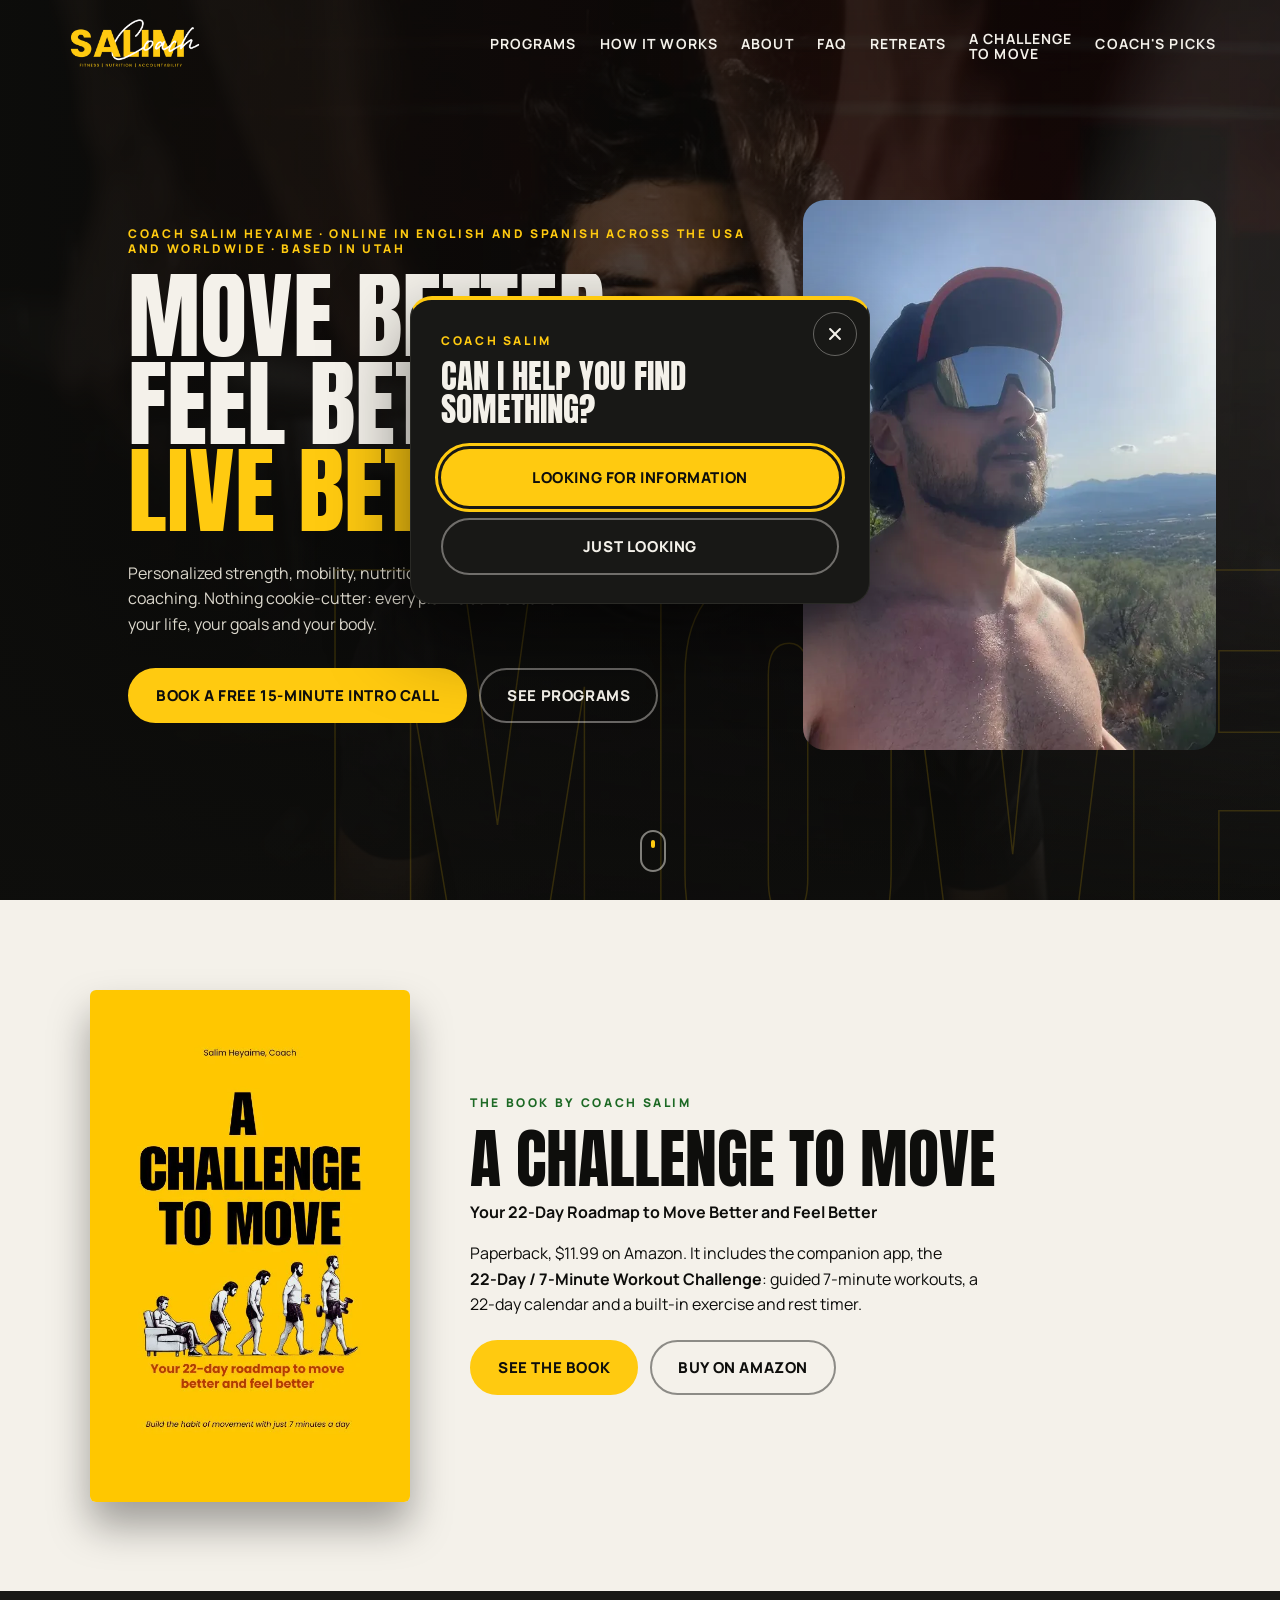
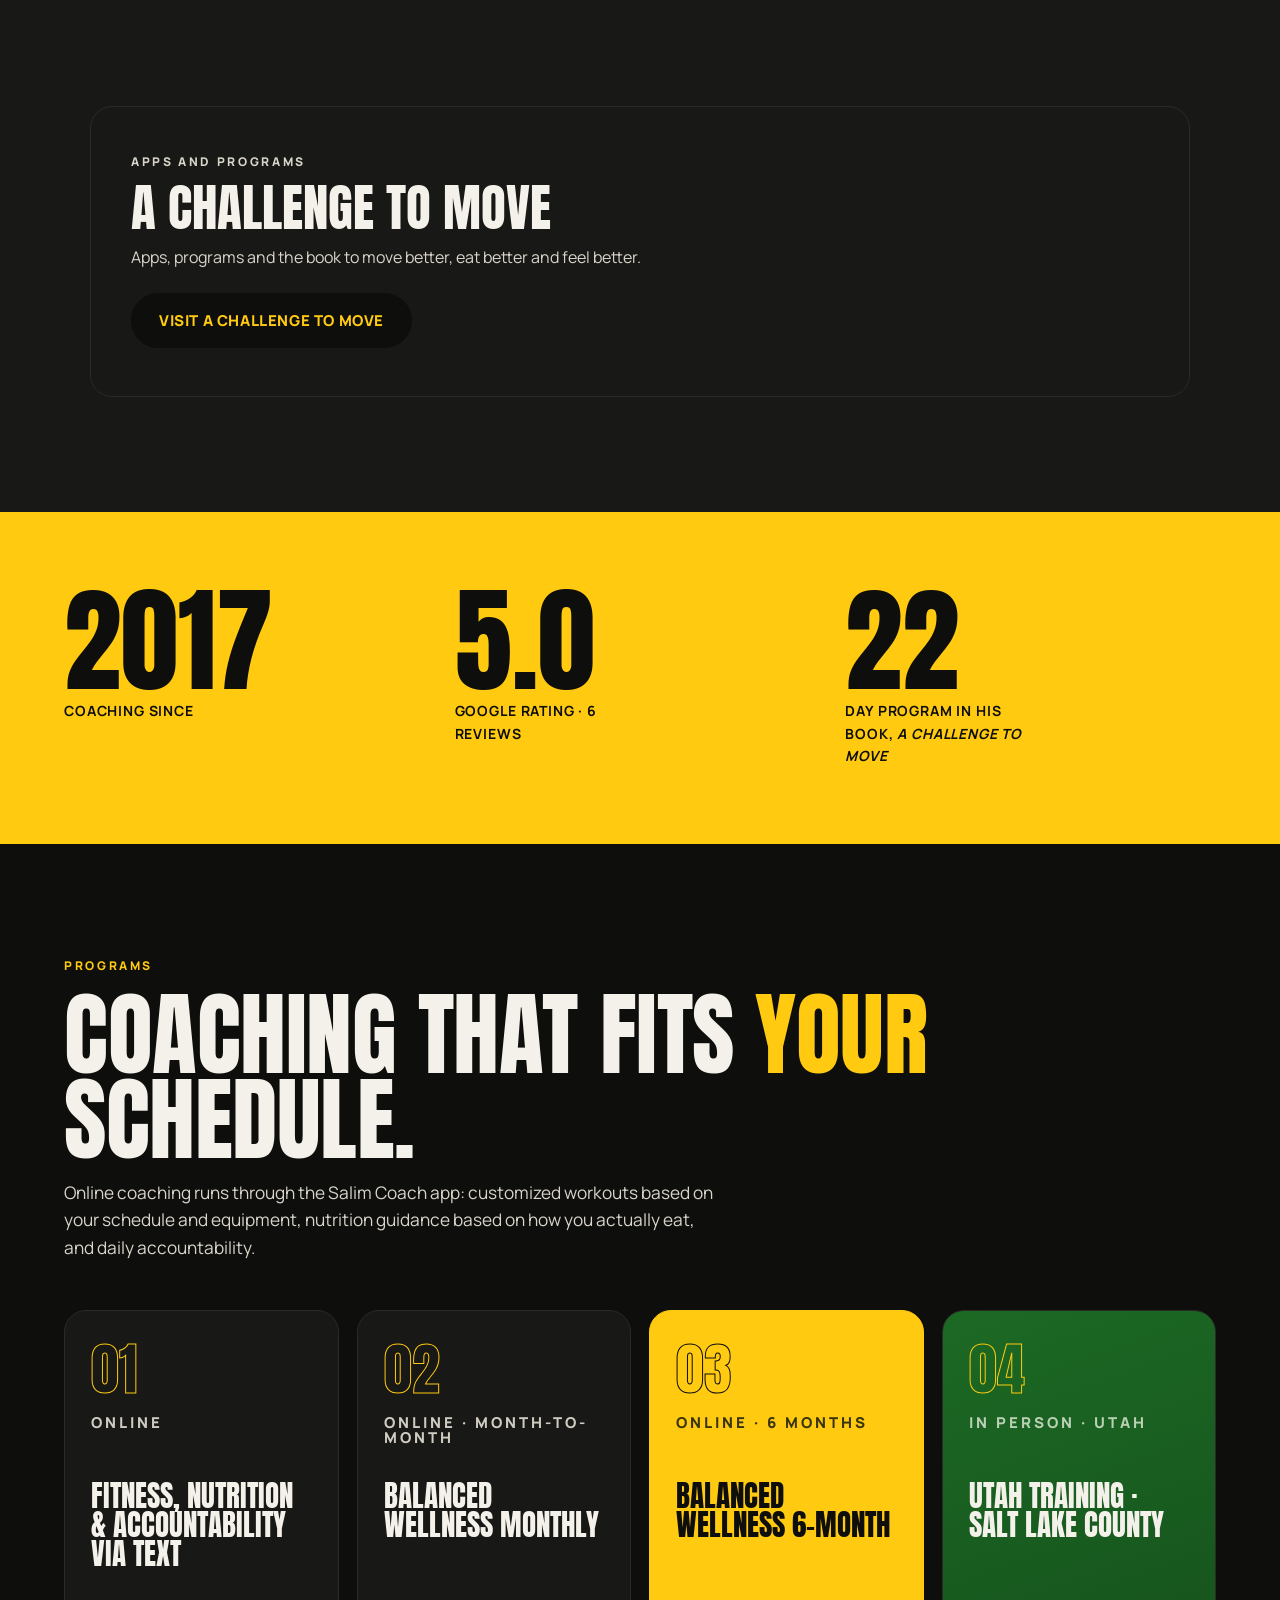
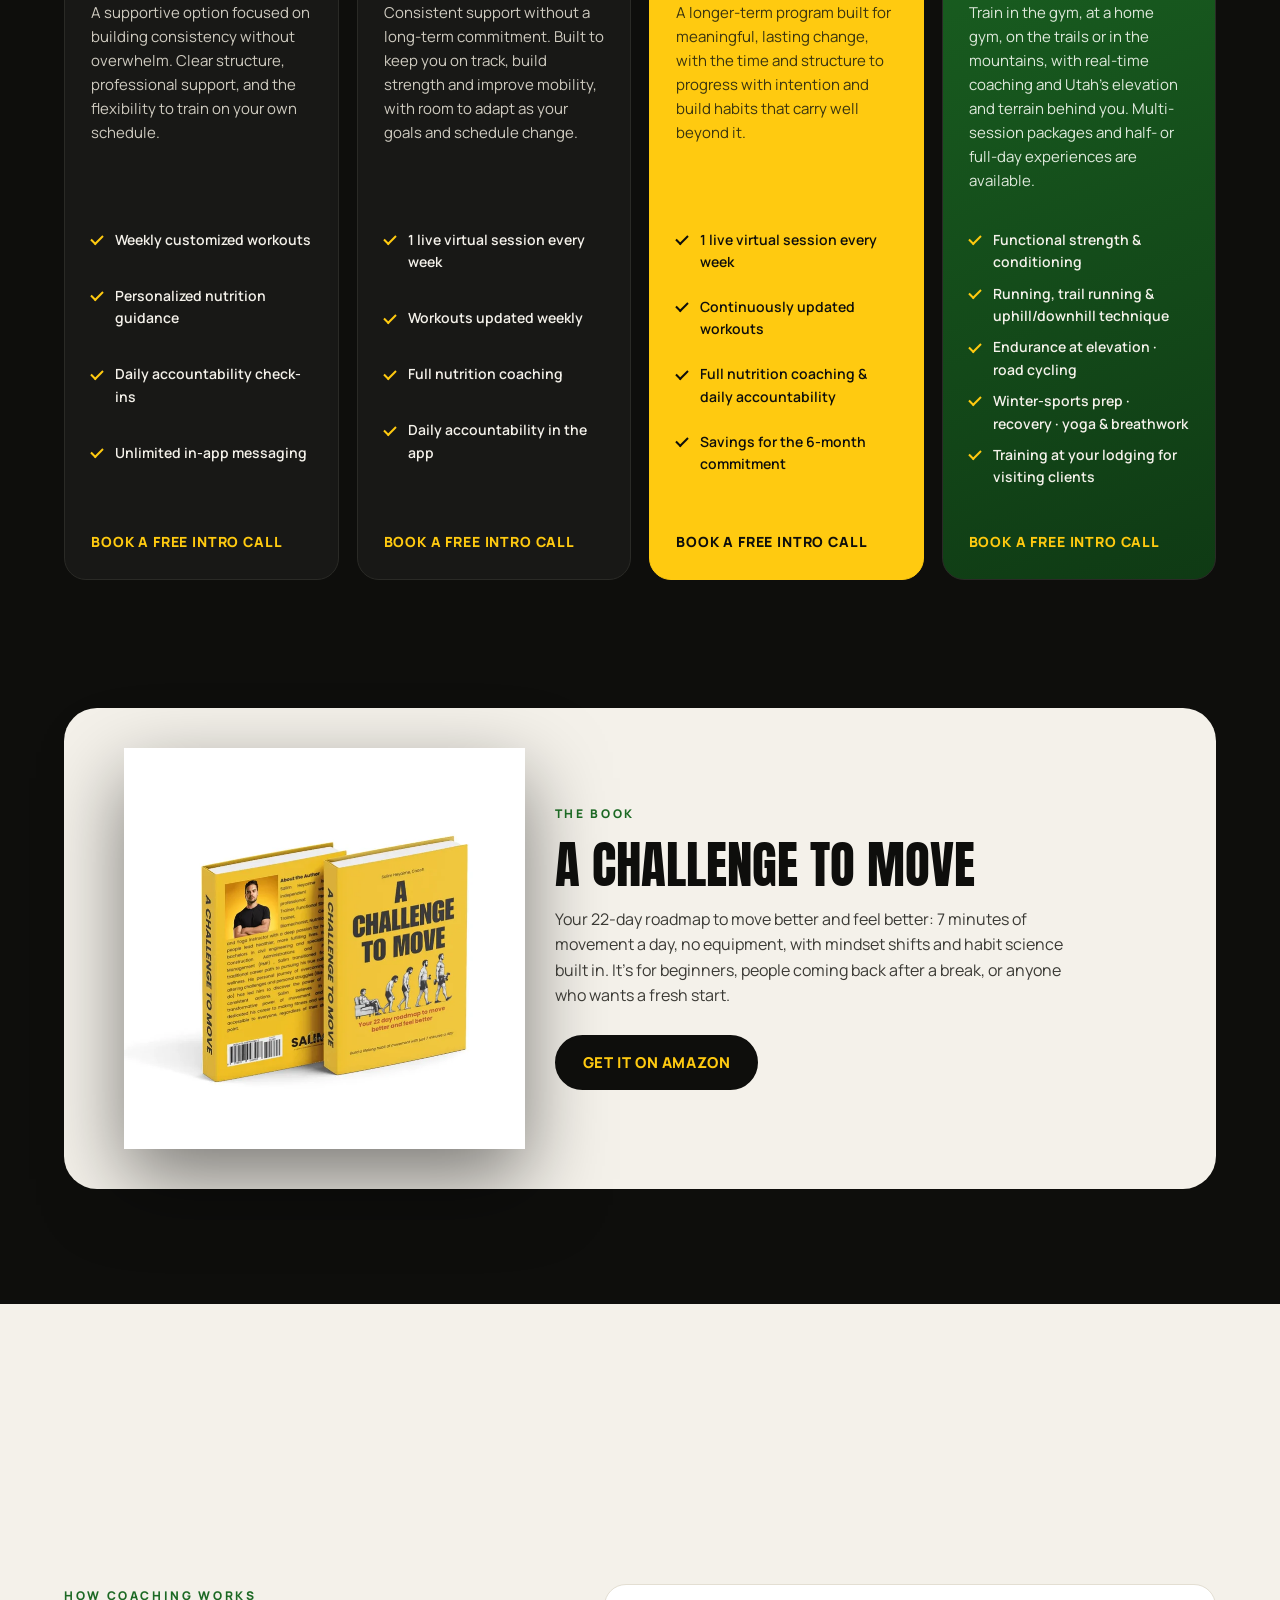
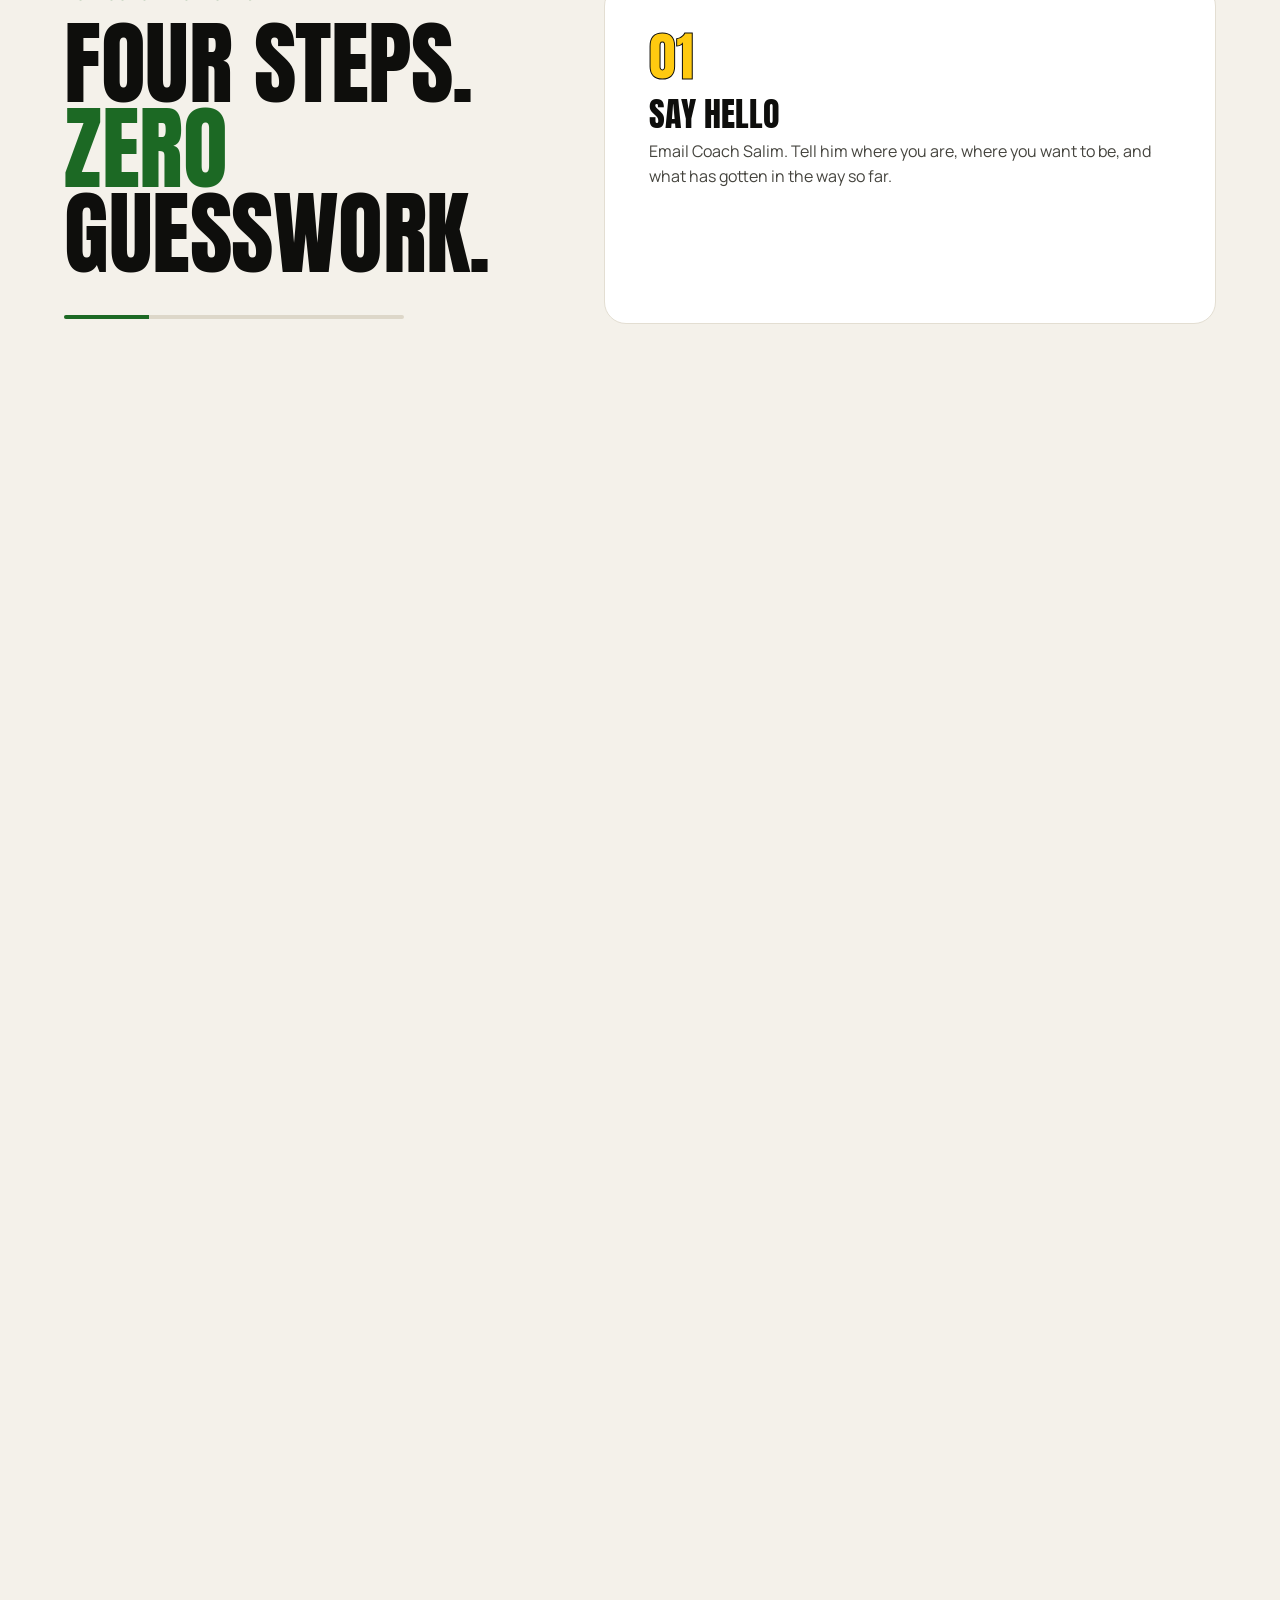
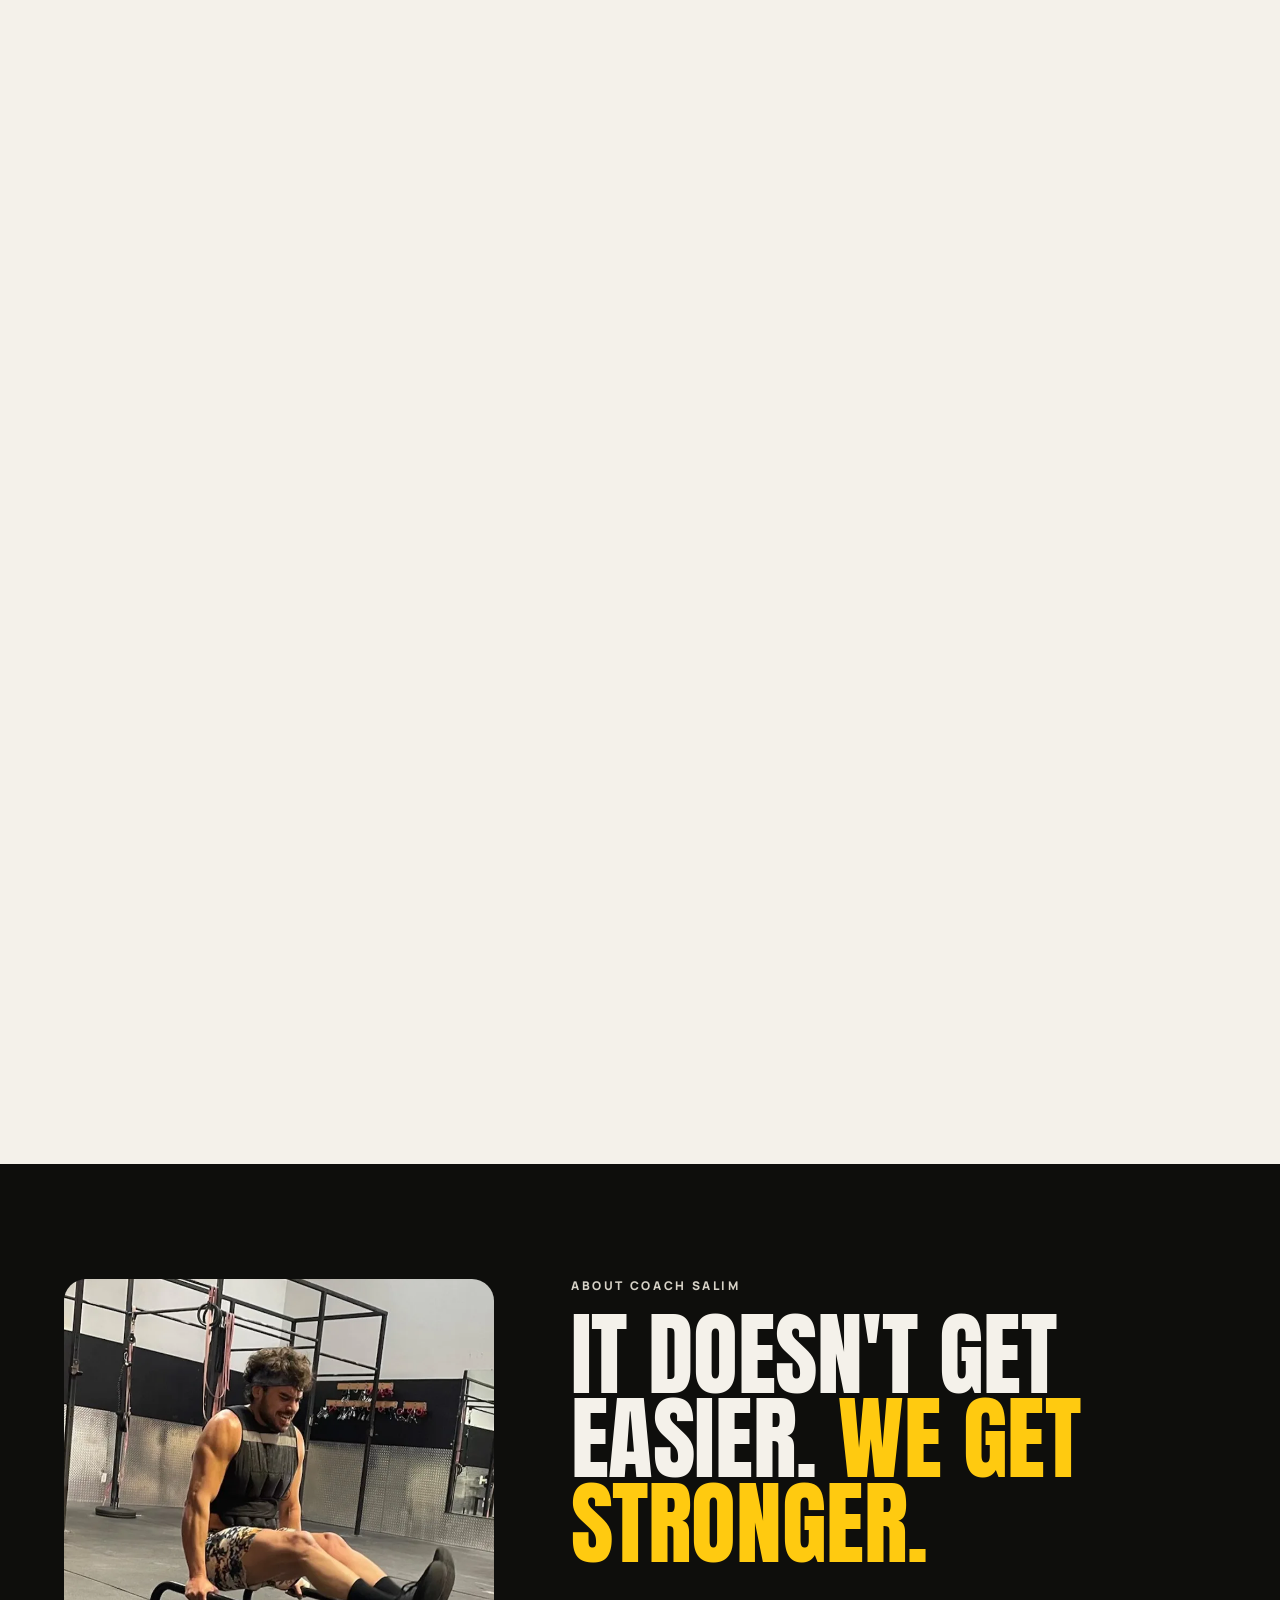
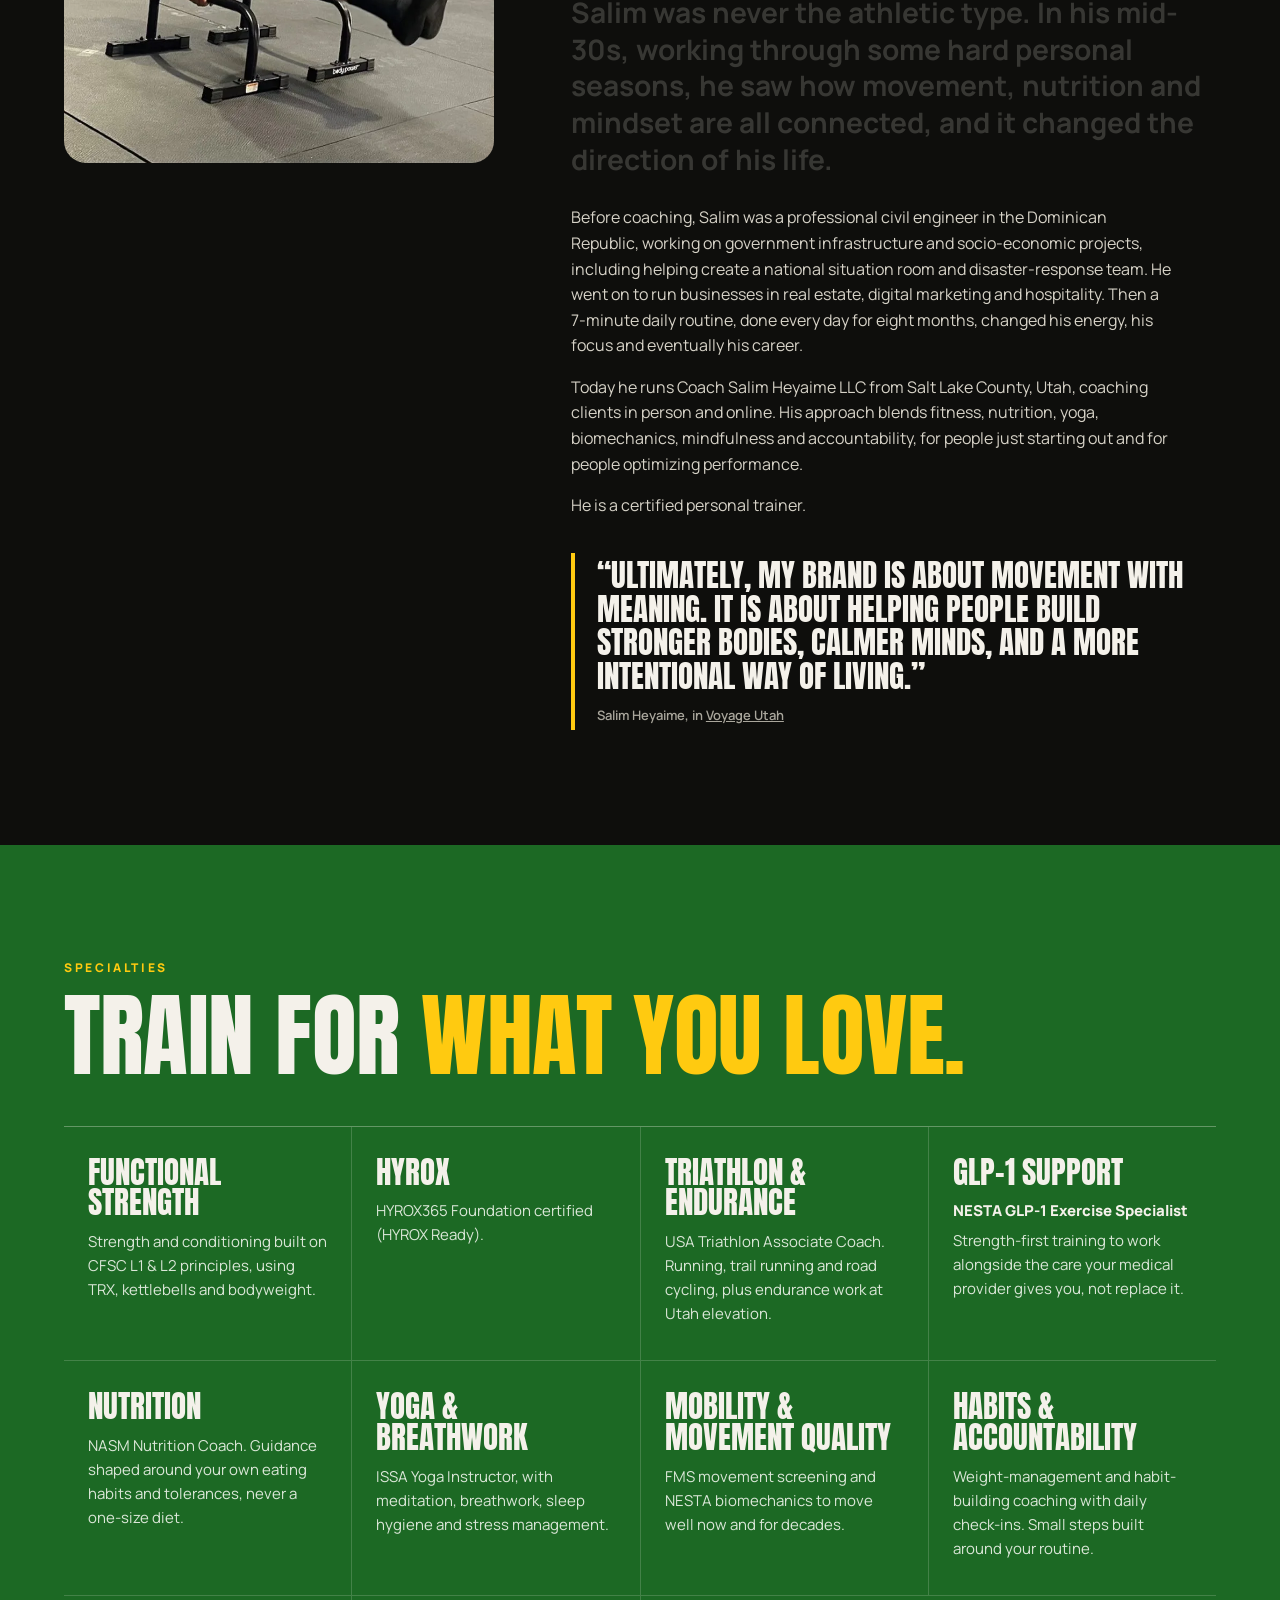
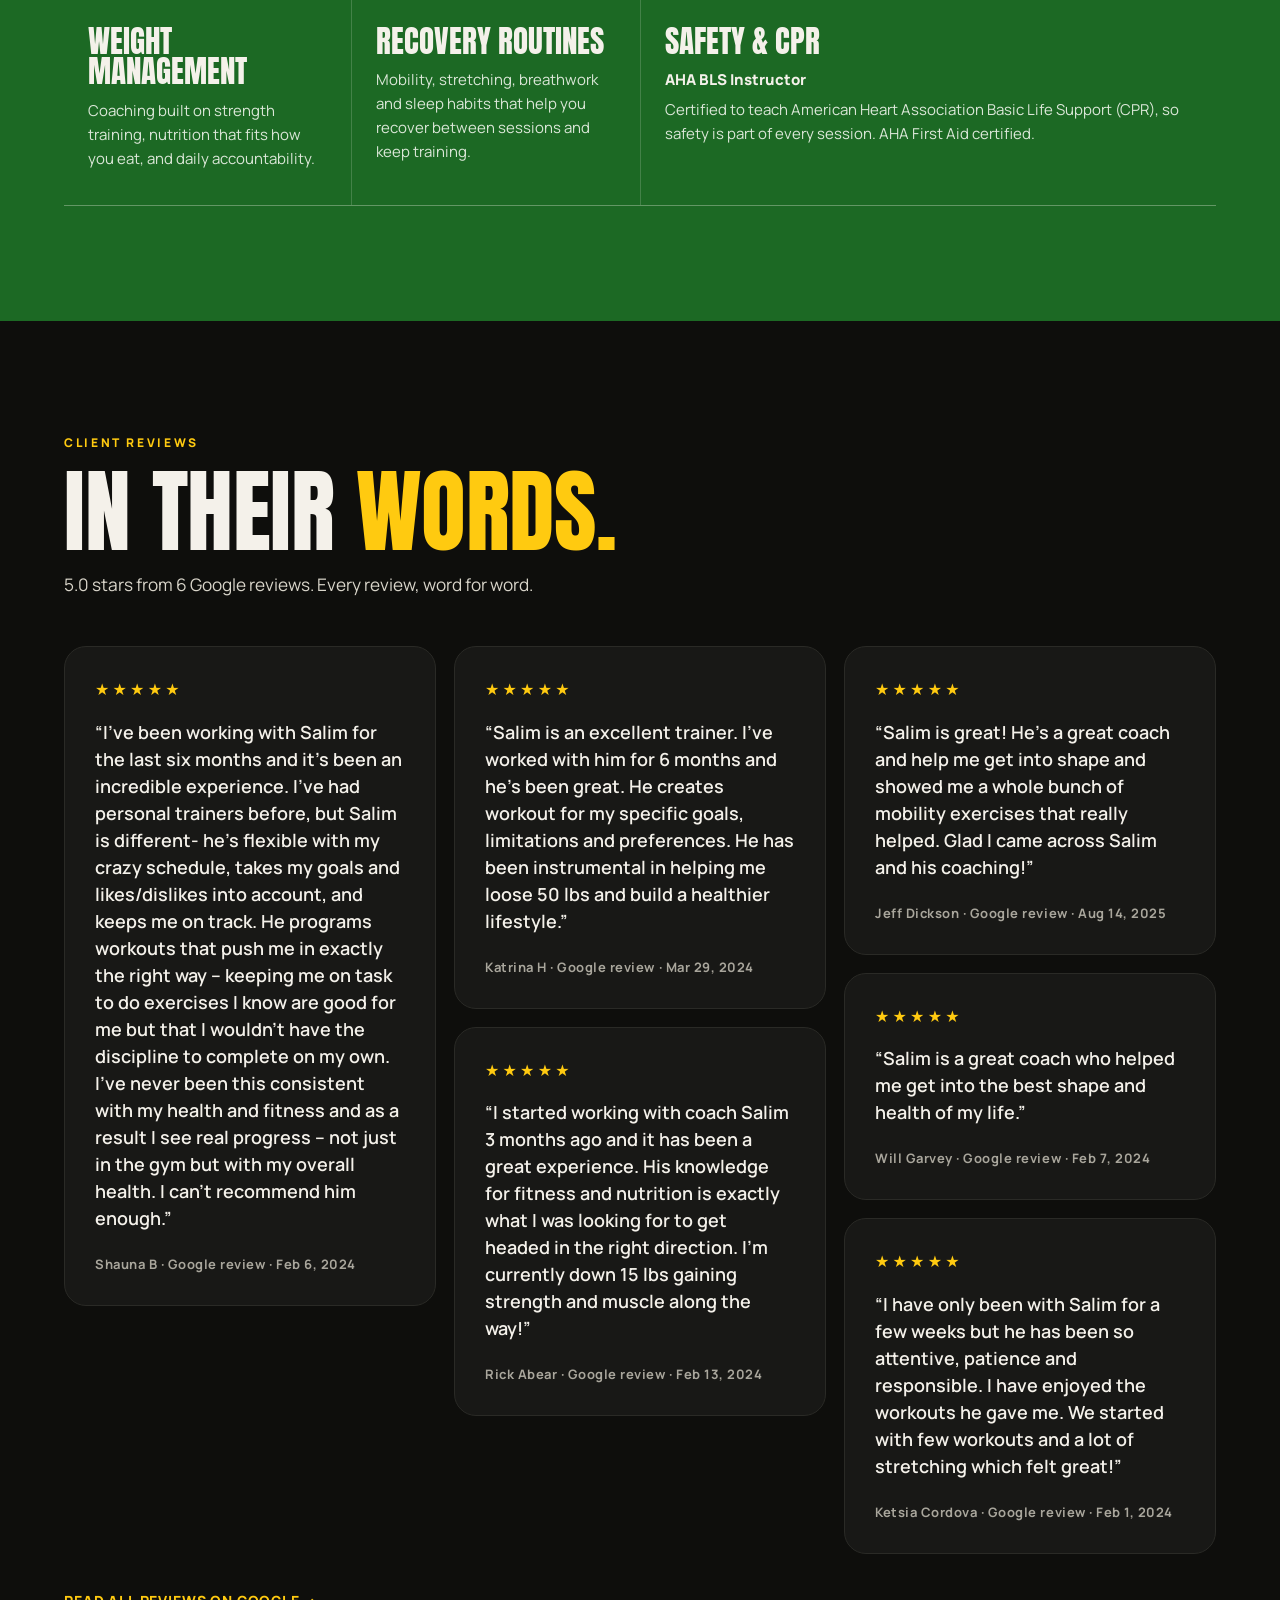
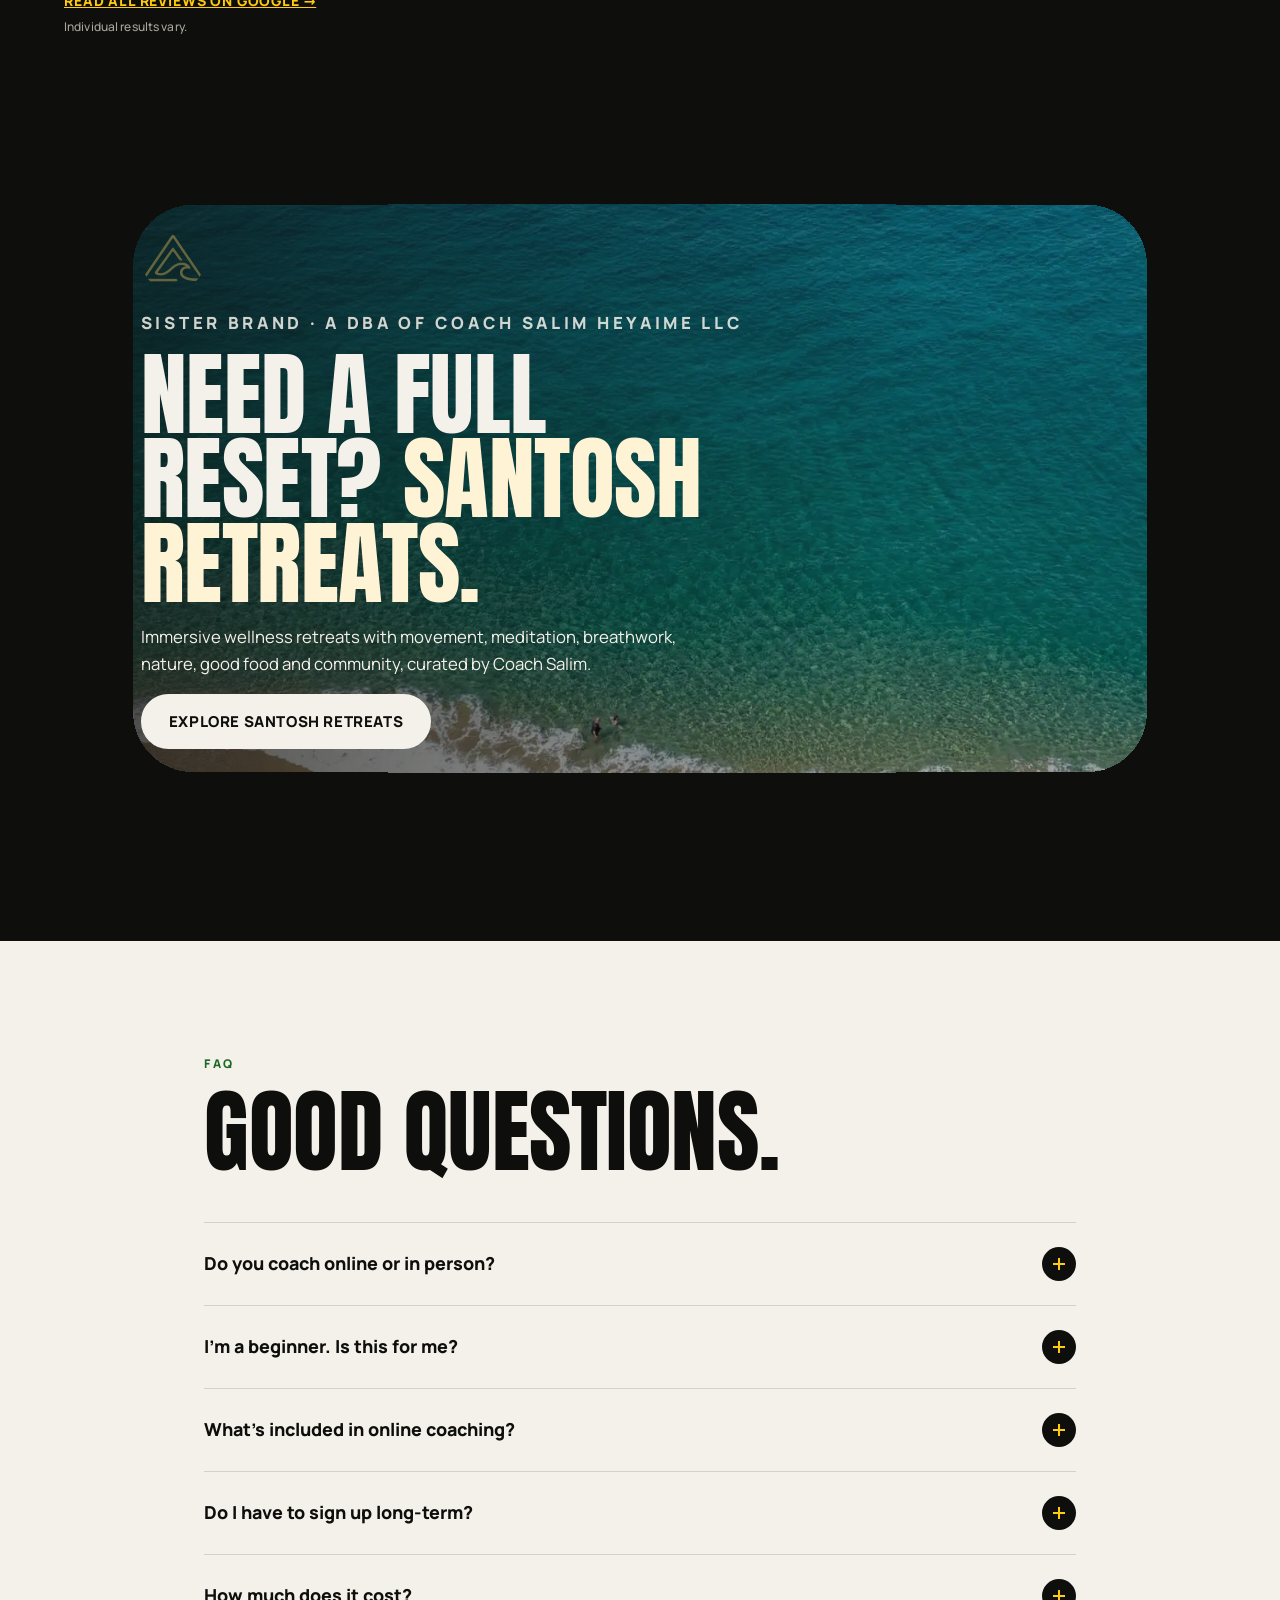
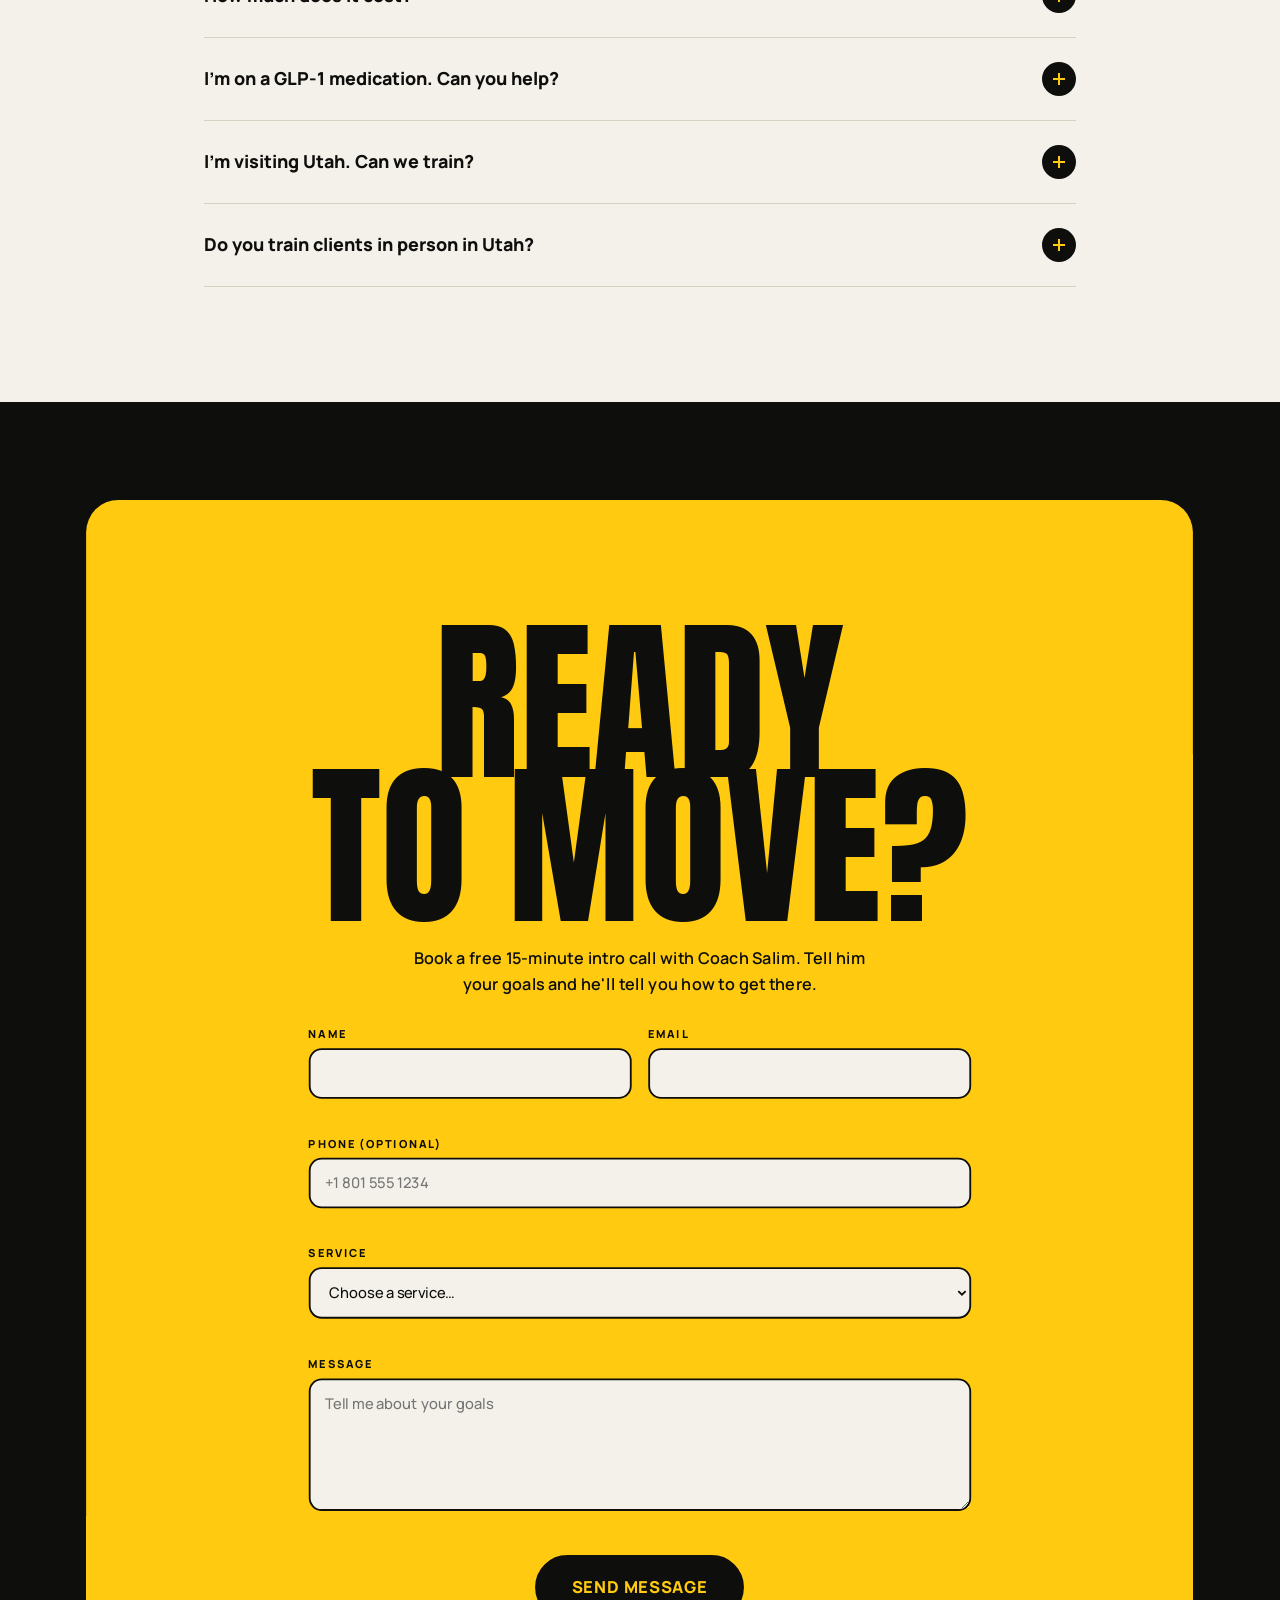
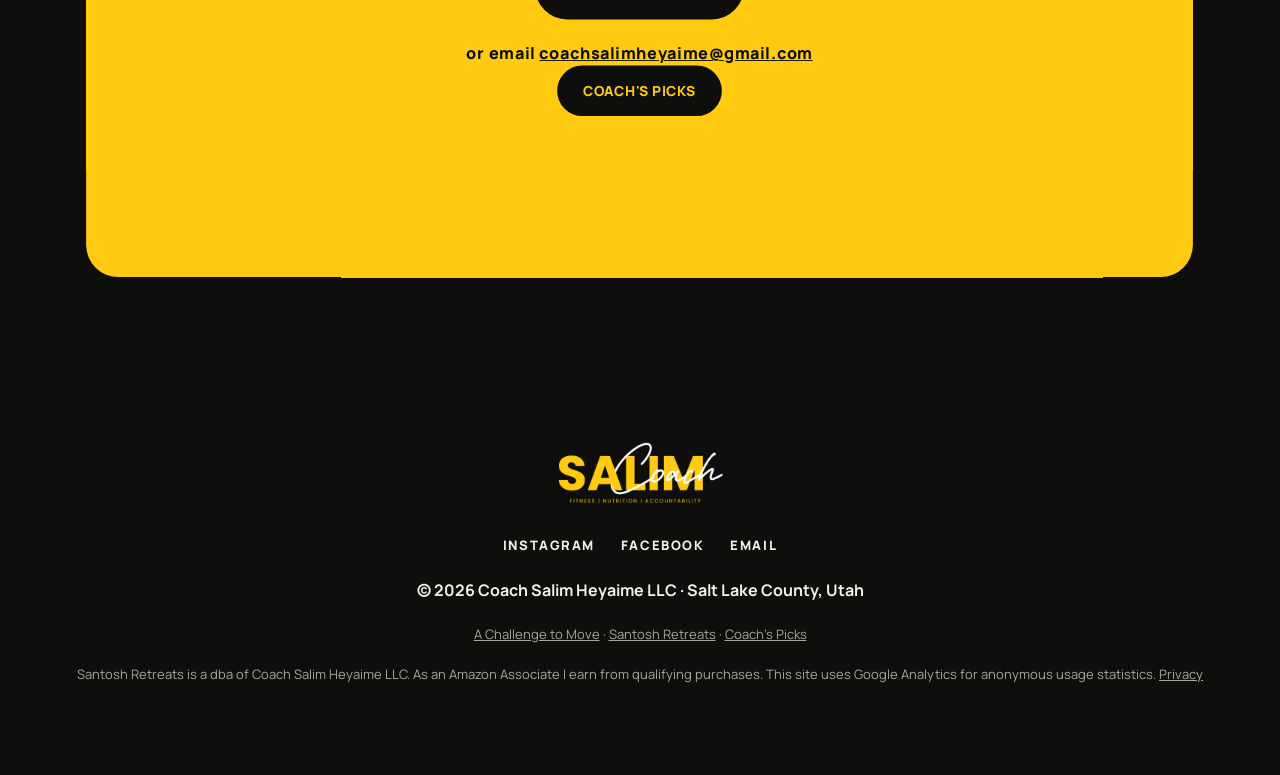
<file: index.html>
<!DOCTYPE html>
<html lang="en">
<head>
<!-- Google tag (gtag.js) -->
<script async src="https://www.googletagmanager.com/gtag/js?id=G-DH3LRMTE5K"></script>
<script>
  window.dataLayer = window.dataLayer || [];
  function gtag(){dataLayer.push(arguments);}
  gtag('js', new Date());
  gtag('config', 'G-DH3LRMTE5K');
</script>
<script src="/js/ga-events.js" defer></script>
<meta charset="utf-8">
<meta name="viewport" content="width=device-width, initial-scale=1">
<title>Coach Salim Heyaime | Online Fitness Coach, Based in Utah</title>
<meta name="description" content="Personalized strength, mobility, nutrition and accountability coaching online in English and Spanish across the USA and Worldwide, based in Utah, with in-person sessions at gyms and outdoors across Salt Lake County.">
<link rel="canonical" href="https://coachsalimheyaime.com/">
<meta property="og:url" content="https://coachsalimheyaime.com/">
<meta property="og:type" content="website">
<meta property="og:title" content="Coach Salim Heyaime | Online Fitness Coach, Based in Utah">
<meta property="og:description" content="Personalized strength, mobility, nutrition and accountability coaching online in English and Spanish across the USA and Worldwide, based in Utah, with in-person sessions at gyms and outdoors across Salt Lake County.">
<meta property="og:image" content="https://coachsalimheyaime.com/img/og-1200x630.jpg">
<meta property="og:image:width" content="1200"><meta property="og:image:height" content="630">
<meta name="twitter:card" content="summary_large_image">
<meta name="twitter:title" content="Coach Salim Heyaime | Online Fitness Coach, Based in Utah">
<meta name="twitter:description" content="Personalized strength, mobility, nutrition and accountability coaching online in English and Spanish across the USA and Worldwide, based in Utah, with in-person sessions at gyms and outdoors across Salt Lake County.">
<meta name="twitter:image" content="https://coachsalimheyaime.com/img/og-1200x630.jpg">
<script type="application/ld+json">
{
  "@context": "https://schema.org",
  "@graph": [
    {
      "@type": "ProfessionalService",
      "@id": "https://coachsalimheyaime.com/#business",
      "name": "Coach Salim Heyaime LLC",
      "url": "https://coachsalimheyaime.com",
      "email": "coachsalimheyaime@gmail.com",
      "areaServed": [
        { "@type": "State", "name": "Utah" },
        { "@type": "Place", "name": "Online" }
      ]
    },
    {
      "@type": "Person",
      "@id": "https://coachsalimheyaime.com/#salim",
      "name": "Salim Heyaime",
      "jobTitle": "Coach",
      "worksFor": { "@id": "https://coachsalimheyaime.com/#business" },
      "sameAs": [
        "https://www.linkedin.com/in/salimheyaime",
        "https://www.instagram.com/salimheyaime/"
      ]
    },
    {
      "@type": "FAQPage",
      "@id": "https://coachsalimheyaime.com/#faq",
      "mainEntity": [
        {
          "@type": "Question",
          "name": "Do you coach online or in person?",
          "acceptedAnswer": {
            "@type": "Answer",
            "text": "Both. Online coaching runs through the Salim Coach app wherever you are. In-person training is in Utah (the Salt Lake County area): in the gym, at a home gym, on trails or in the mountains."
          }
        },
        {
          "@type": "Question",
          "name": "I'm a beginner. Is this for me?",
          "acceptedAnswer": {
            "@type": "Answer",
            "text": "Yes. Coach Salim works with everyone from people just starting out to athletes optimizing performance. Plans start where you are, with the equipment and time you actually have."
          }
        },
        {
          "@type": "Question",
          "name": "What's included in online coaching?",
          "acceptedAnswer": {
            "@type": "Answer",
            "text": "Weekly customized workouts, nutrition coaching, daily accountability and in-app messaging. The Balanced Wellness programs add a live virtual session every week."
          }
        },
        {
          "@type": "Question",
          "name": "Do I have to sign up long-term?",
          "acceptedAnswer": {
            "@type": "Answer",
            "text": "No. There are month-to-month options, and a 6-month program for people who want the extra structure (it comes with commitment savings)."
          }
        },
        {
          "@type": "Question",
          "name": "How much does it cost?",
          "acceptedAnswer": {
            "@type": "Answer",
            "text": "Email for current program pricing."
          }
        },
        {
          "@type": "Question",
          "name": "I'm on a GLP-1 medication. Can you help?",
          "acceptedAnswer": {
            "@type": "Answer",
            "text": "Coach Salim is a NESTA-certified GLP-1 Exercise Specialist. Training focuses on preserving strength and building habits, and it works alongside your medical provider's guidance, never in place of it."
          }
        },
        {
          "@type": "Question",
          "name": "I'm visiting Utah. Can we train?",
          "acceptedAnswer": {
            "@type": "Answer",
            "text": "Yes. Visiting clients can book sessions, multi-session packages, or half- and full-day experiences like trail runs, hikes and rides, and training can come to your lodging."
          }
        },
        {
          "@type": "Question",
          "name": "Do you train clients in person in Utah?",
          "acceptedAnswer": {
            "@type": "Answer",
            "text": "Yes. Coach Salim is based in Utah and trains in person at gyms, home gyms, trails and mountains across Salt Lake County and beyond, plus online coaching in English and Spanish across the USA and Worldwide."
          }
        }
      ]
    }
  ]
}
</script>
<meta name="theme-color" content="#0e0e0c">
<link rel="icon" href="favicon.ico?v=2" sizes="any">
<link rel="icon" type="image/png" sizes="32x32" href="favicon-32.png?v=2">
<link rel="apple-touch-icon" href="apple-touch-icon.png?v=2">
<link rel="manifest" href="site.webmanifest">
<link rel="preload" href="fonts/Anton-400.woff2" as="font" type="font/woff2" crossorigin>
<link rel="preload" href="fonts/Manrope-var.woff2" as="font" type="font/woff2" crossorigin>
<link rel="stylesheet" href="fonts.css">
<link rel="stylesheet" href="css/coach.css?v=6">
<link rel="stylesheet" href="css/popup.css">
</head>
<body>
<a class="skip" href="#main">Skip to content</a>

<header class="nav">
  <a class="brand" href="#top" aria-label="Coach Salim Heyaime, home"><img src="img/logo-color.png" alt="Salim Coach" width="160" height="68"></a>
  <button type="button" class="nav-toggle" aria-expanded="false" aria-controls="nav-links"><span></span><span></span><span class="sr">Menu</span></button>
  <nav aria-label="Primary"><ul id="nav-links">
    <li><a href="#programs">Programs</a></li>
    <li><a href="#how">How it works</a></li>
    <li><a href="#about">About</a></li>
    <li><a href="#faq">FAQ</a></li>
    <li><a href="https://santoshretreats.com" rel="noopener" target="_blank">Retreats</a></li>
    <li><a class="nav-store" href="https://achallengetomove.com/" rel="noopener" target="_blank"><span>A Challenge</span><span>to Move</span></a></li>
    <li><a href="https://achallengetomove.com/#coachs-picks" rel="noopener" target="_blank">Coach's Picks</a></li>
  </ul></nav>
</header>

<main id="main">
<!-- 1. HERO -->
<section class="hero" id="top">
  <div class="hero-pin">
    <div class="hero-bg" aria-hidden="true">
      <!-- Slow-motion loop from Salim's training intro film by Jeff (SalimIntro_horiz_02.mp4), 2x slowed, muted -->
      <!-- [html-validate-disable-next no-autoplay: muted decorative background loop, paused for reduced motion] -->
      <video class="hero-video" autoplay muted loop playsinline preload="metadata" poster="img/hero-loop-poster.jpg" tabindex="-1">
        <source src="img/hero-loop.webm" type="video/webm">
        <source src="img/hero-loop.mp4" type="video/mp4">
      </video>
      <span class="hero-shade"></span>
      <span class="hero-ghost">MOVE</span>
    </div>
    <div class="hero-copy">
      <p class="eyebrow"><span class="eb-name">Coach Salim Heyaime · </span>Online in English and Spanish across the USA and Worldwide · Based in Utah</p>
      <h1 class="hero-title"><span class="sr">Coach Salim Heyaime: Online &amp; Utah Strength, Mobility and Nutrition Coaching</span><span class="line" data-split>Move better.</span><span class="line" data-split>Feel better.</span><span class="line accent" data-split>Live better.</span></h1>
      <p class="hero-sub">Personalized strength, mobility, nutrition and accountability coaching. Nothing cookie-cutter: every plan is built around your life, your goals and your body.</p>
      <div class="hero-cta">
        <a class="btn" href="#contact">Book a free 15-minute intro call</a>
        <a class="btn btn-ghost" href="#programs">See programs</a>
      </div>
    </div>
    <figure class="hero-photo">
      <picture><source srcset="img/salim-trail-600.webp 600w, img/salim-trail-900.webp 900w" sizes="(min-width: 900px) 36vw, 80vw" type="image/webp"><img class="hero-img" src="img/salim-trail-900.jpg" alt="Coach Salim Heyaime on a trail run in a cap and sport sunglasses, with a Utah valley and mountains behind him" width="900" height="1200" fetchpriority="high"></picture>
    </figure>
    <a class="hero-scroll" href="#stats" aria-label="Scroll to content"><span></span></a>
  </div>
</section>

<!-- 1b. THE BOOK (top) -->
<section class="book-top" id="book" aria-labelledby="book-top-title">
  <div class="book-top-inner">
    <picture class="book-top-art"><source srcset="img/book-cover.webp" type="image/webp"><img src="img/book-cover.jpg" alt="A Challenge to Move book cover: Your 22-Day Roadmap to Move Better and Feel Better, by Salim Heyaime" width="625" height="1000" loading="lazy"></picture>
    <div class="book-top-copy">
      <p class="eyebrow">The book by Coach Salim</p>
      <h2 class="book-top-title" id="book-top-title">A Challenge to Move</h2>
      <p class="book-top-sub">Your 22-Day Roadmap to Move Better and Feel Better</p>
      <p>Paperback, $11.99 on Amazon. It includes the companion app, the <strong><span style="white-space:nowrap">22-Day /</span> <span style="white-space:nowrap">7-Minute</span> Workout Challenge</strong>: guided 7-minute workouts, a 22-day calendar and a built-in exercise and rest timer.</p>
      <div class="book-top-cta">
        <a class="btn magnetic" href="https://book.coachsalimheyaime.com/" rel="noopener" target="_blank">See the book</a>
        <a class="btn btn-ghost" href="https://www.amazon.com/dp/B0HN22P5F4?tag=jorgesheyaime-20" rel="noopener" target="_blank">Buy on Amazon</a>
      </div>
    </div>
  </div>
</section>

<!-- 1c. HUB (apps, programs and the book) -->
<section class="hub-link" id="challenge-hub" aria-labelledby="hub-link-title">
  <div class="hub-link-inner">
    <p class="eyebrow">Apps and programs</p>
    <h2 class="h3" id="hub-link-title">A Challenge to Move</h2>
    <p>Apps, programs and the book to move better, eat better and feel better.</p>
    <a class="btn btn-dark" href="https://achallengetomove.com/" rel="noopener" target="_blank">Visit A Challenge to Move</a>
  </div>
</section>

<!-- 2. STATS (real only) -->
<section class="stats" id="stats" aria-label="At a glance">
  <ul>
    <li class="stat"><b>2017</b><span>Coaching since</span></li>
    <li class="stat"><b data-count="5" data-suffix=".0">5.0</b><span>Google rating · 6 reviews</span></li>
    <li class="stat"><b data-count="22">22</b><span>day program in his book, <em>A Challenge to Move</em></span></li>
  </ul>
</section>

<!-- 3. PROGRAMS -->
<section class="programs" id="programs">
  <div class="sec-head">
    <p class="eyebrow">Programs</p>
    <h2 class="h2" data-reveal>Coaching that fits <span class="hl">your</span> schedule.</h2>
    <p class="lede">Online coaching runs through the Salim Coach app: customized workouts based on your schedule and equipment, nutrition guidance based on how you actually eat, and daily accountability.</p>
  </div>
  <div class="cards">
    <article class="card" data-service-slug="fitness-nutrition-text">
      <span class="card-num">01</span><p class="card-kind">Online</p>
      <h3>Fitness, Nutrition &amp; Accountability via Text</h3>
      <p>A supportive option focused on building consistency without overwhelm. Clear structure, professional support, and the flexibility to train on your own schedule.</p>
      <ul class="ticks"><li>Weekly customized workouts</li><li>Personalized nutrition guidance</li><li>Daily accountability check-ins</li><li>Unlimited in-app messaging</li></ul>
      <a class="card-link" href="?service=fitness-nutrition-text#contact">Book a free intro call</a>
    </article>
    <article class="card" data-service-slug="balanced-wellness-monthly">
      <span class="card-num">02</span><p class="card-kind">Online · month-to-month</p>
      <h3>Balanced Wellness Monthly</h3>
      <p>Consistent support without a long-term commitment. Built to keep you on track, build strength and improve mobility, with room to adapt as your goals and schedule change.</p>
      <ul class="ticks"><li>1 live virtual session every week</li><li>Workouts updated weekly</li><li>Full nutrition coaching</li><li>Daily accountability in the app</li></ul>
      <a class="card-link" href="?service=balanced-wellness-monthly#contact">Book a free intro call</a>
    </article>
    <article class="card card-feature" data-service-slug="balanced-wellness-6-month">
      <span class="card-num">03</span><p class="card-kind">Online · 6 months</p>
      <h3>Balanced Wellness 6-Month</h3>
      <p>A longer-term program built for meaningful, lasting change, with the time and structure to progress with intention and build habits that carry well beyond it.</p>
      <ul class="ticks"><li>1 live virtual session every week</li><li>Continuously updated workouts</li><li>Full nutrition coaching &amp; daily accountability</li><li>Savings for the 6-month commitment</li></ul>
      <a class="card-link" href="?service=balanced-wellness-6-month#contact">Book a free intro call</a>
    </article>
    <article class="card card-photo" data-service-slug="utah-training">
      <span class="card-num">04</span><p class="card-kind">In person · Utah</p>
      <h3>Utah Training · Salt Lake County</h3>
      <p>Train in the gym, at a home gym, on the trails or in the mountains, with real-time coaching and Utah's elevation and terrain behind you. Multi-session packages and half- or full-day experiences are available.</p>
      <ul class="ticks"><li>Functional strength &amp; conditioning</li><li>Running, trail running &amp; uphill/downhill technique</li><li>Endurance at elevation · road cycling</li><li>Winter-sports prep · recovery · yoga &amp; breathwork</li><li>Training at your lodging for visiting clients</li></ul>
      <a class="card-link" href="?service=utah-training#contact">Book a free intro call</a>
    </article>
  </div>
  <div class="book">
    <img src="img/book-800.webp" alt="A Challenge to Move book, paperback mockup" width="800" height="800" loading="lazy">
    <div>
      <p class="eyebrow">The book</p>
      <h3 class="h3">A Challenge to Move</h3>
      <p>Your 22-day roadmap to move better and feel better: 7 minutes of movement a day, no equipment, with mindset shifts and habit science built in. It's for beginners, people coming back after a break, or anyone who wants a fresh start.</p>
      <a class="btn btn-dark magnetic" href="https://www.amazon.com/dp/B0HN22P5F4?tag=jorgesheyaime-20" rel="noopener" target="_blank">Get it on Amazon</a>
    </div>
  </div>
</section>

<!-- 4. HOW COACHING WORKS (pinned on desktop) -->
<section class="how" id="how">
  <div class="how-pin">
    <div class="how-side">
      <p class="eyebrow">How coaching works</p>
      <h2 class="h2">Four steps. <span class="hl">Zero</span> guesswork.</h2>
      <div class="how-rail" aria-hidden="true"><span></span></div>
    </div>
    <ol class="how-steps">
      <li class="how-step"><b>01</b><h3>Say hello</h3><p>Email Coach Salim. Tell him where you are, where you want to be, and what has gotten in the way so far.</p></li>
      <li class="how-step"><b>02</b><h3>Get your plan</h3><p>Workouts built around your schedule, equipment, goals and limitations, plus nutrition guidance based on your own eating habits and tolerances.</p></li>
      <li class="how-step"><b>03</b><h3>Train &amp; track</h3><p>Your workouts live in the Salim Coach app, with live virtual or in-person Utah sessions depending on your program.</p></li>
      <li class="how-step"><b>04</b><h3>Stay accountable</h3><p>Daily check-ins and in-app messaging keep you consistent, and the plan adapts as your life and goals change.</p></li>
    </ol>
  </div>
</section>

<!-- 6. ABOUT / STORY -->
<section class="about" id="about">
  <div class="about-art">
    <picture><source srcset="img/salim-dips-800.webp" type="image/webp"><img src="img/salim-dips-800.jpg" alt="Salim holding an L-sit on parallettes in the gym" width="800" height="900" loading="lazy"></picture>
  </div>
  <div class="about-copy">
    <p class="eyebrow">About Coach Salim</p>
    <h2 class="h2">It doesn't get easier. <span class="hl">We get stronger.</span></h2>
    <p class="scrub-words">Salim was never the athletic type. In his mid-30s, working through some hard personal seasons, he saw how movement, nutrition and mindset are all connected, and it changed the direction of his life.</p>
    <p>Before coaching, Salim was a professional civil engineer in the Dominican Republic, working on government infrastructure and socio-economic projects, including helping create a national situation room and disaster-response team. He went on to run businesses in real estate, digital marketing and hospitality. Then a 7-minute daily routine, done every day for eight months, changed his energy, his focus and eventually his career.</p>
    <p>Today he runs Coach Salim Heyaime LLC from Salt Lake County, Utah, coaching clients in person and online. His approach blends fitness, nutrition, yoga, biomechanics, mindfulness and accountability, for people just starting out and for people optimizing performance.</p>
    <p>He is a certified personal trainer.</p>
    <blockquote>“Ultimately, my brand is about movement with meaning. It is about helping people build stronger bodies, calmer minds, and a more intentional way of living.”<cite>Salim Heyaime, in <a href="https://voyageutah.com/interview/hidden-gems-meet-salim-heyaime-of-coach-salim-heyaime-llc-dba-santosh-retreats/" rel="noopener" target="_blank">Voyage Utah</a></cite></blockquote>
  </div>
</section>

<!-- 7. SPECIALTIES -->
<section class="specs" id="specialties">
  <div class="sec-head"><p class="eyebrow">Specialties</p><h2 class="h2" data-reveal>Train for <span class="hl">what you love.</span></h2></div>
  <ul class="spec-grid">
    <li class="spec"><b>Functional strength</b><p>Strength and conditioning built on CFSC L1 &amp; L2 principles, using TRX, kettlebells and bodyweight.</p></li>
    <li class="spec"><b>HYROX</b><p>HYROX365 Foundation certified (HYROX Ready).</p></li>
    <li class="spec"><b>Triathlon &amp; endurance</b><p>USA Triathlon Associate Coach. Running, trail running and road cycling, plus endurance work at Utah elevation.</p></li>
    <li class="spec"><b>GLP-1 support</b><p><span class="spec-cred">NESTA <span class="nowrap">GLP-1</span> Exercise Specialist</span> Strength-first training to work alongside the care your medical provider gives you, not replace it.</p></li>
    <li class="spec"><b>Nutrition</b><p>NASM Nutrition Coach. Guidance shaped around your own eating habits and tolerances, never a one-size diet.</p></li>
    <li class="spec"><b>Yoga &amp; breathwork</b><p>ISSA Yoga Instructor, with meditation, breathwork, sleep hygiene and stress management.</p></li>
    <li class="spec"><b>Mobility &amp; movement quality</b><p>FMS movement screening and NESTA biomechanics to move well now and for decades.</p></li>
    <li class="spec"><b>Habits &amp; accountability</b><p>Weight-management and habit-building coaching with daily check-ins. Small steps built around your routine.</p></li>
    <li class="spec"><b>Weight management</b><p>Coaching built on strength training, nutrition that fits how you eat, and daily accountability.</p></li>
    <li class="spec"><b>Recovery routines</b><p>Mobility, stretching, breathwork and sleep habits that help you recover between sessions and keep training.</p></li>
    <li class="spec"><b>Safety &amp; CPR</b><p><span class="spec-cred">AHA BLS Instructor</span> Certified to teach American Heart Association Basic Life Support (CPR), so safety is part of every session. AHA First Aid certified.</p></li>
  </ul>
</section>

<!-- 8. TESTIMONIALS: 6 real Google reviews, verbatim (full text verified via Trustindex mirror of the Google profile; see REVIEWS.md) -->
<section class="reviews" id="reviews">
  <div class="sec-head"><p class="eyebrow">Client reviews</p><h2 class="h2">In their <span class="hl">words.</span></h2>
  <p class="lede">5.0 stars from 6 Google reviews. Every review, word for word.</p></div>
  <div class="rev-track">
    <figure class="rev"><span class="stars" role="img" aria-label="5 out of 5 stars">★★★★★</span><blockquote>“I've been working with Salim for the last six months and it's been an incredible experience. I've had personal trainers before, but Salim is different- he's flexible with my crazy schedule, takes my goals and likes/dislikes into account, and keeps me on track. He programs workouts that push me in exactly the right way -- keeping me on task to do exercises I know are good for me but that I wouldn't have the discipline to complete on my own. I've never been this consistent with my health and fitness and as a result I see real progress -- not just in the gym but with my overall health. I can't recommend him enough.”</blockquote><figcaption>Shauna B · Google review · Feb 6, 2024</figcaption></figure>
    <figure class="rev"><span class="stars" role="img" aria-label="5 out of 5 stars">★★★★★</span><blockquote>“Salim is an excellent trainer. I’ve worked with him for 6 months and he’s been great. He creates workout for my specific goals, limitations and preferences. He has been instrumental in helping me loose 50 lbs and build a healthier lifestyle.”</blockquote><figcaption>Katrina H · Google review · Mar 29, 2024</figcaption></figure>
    <figure class="rev"><span class="stars" role="img" aria-label="5 out of 5 stars">★★★★★</span><blockquote>“I started working with coach Salim 3 months ago and it has been a great experience. His knowledge for fitness and nutrition is exactly what I was looking for to get headed in the right direction. I’m currently down 15 lbs gaining strength and muscle along the way!”</blockquote><figcaption>Rick Abear · Google review · Feb 13, 2024</figcaption></figure>
    <figure class="rev"><span class="stars" role="img" aria-label="5 out of 5 stars">★★★★★</span><blockquote>“Salim is great! He’s a great coach and help me get into shape and showed me a whole bunch of mobility exercises that really helped. Glad I came across Salim and his coaching!”</blockquote><figcaption>Jeff Dickson · Google review · Aug 14, 2025</figcaption></figure>
    <figure class="rev"><span class="stars" role="img" aria-label="5 out of 5 stars">★★★★★</span><blockquote>“Salim is a great coach who helped me get into the best shape and health of my life.”</blockquote><figcaption>Will Garvey · Google review · Feb 7, 2024</figcaption></figure>
    <figure class="rev"><span class="stars" role="img" aria-label="5 out of 5 stars">★★★★★</span><blockquote>“I have only been with Salim for a few weeks but he has been so attentive, patience and responsible. I have enjoyed the workouts he gave me. We started with few workouts and a lot of stretching which felt great!”</blockquote><figcaption>Ketsia Cordova · Google review · Feb 1, 2024</figcaption></figure>
  </div>
  <p class="rev-more"><a href="https://share.google/YqI958cbcq341RHSX" rel="noopener" target="_blank">Read all reviews on Google →</a></p>
  <p class="rev-disclaimer">Individual results vary.</p>
</section>

<!-- 9. SANTOSH RETREATS sister brand -->
<section class="santosh" aria-labelledby="santosh-h">
  <div class="santosh-inner">
    <img class="santosh-icon" src="img/santosh-icon-256.webp" alt="" width="64" height="64" loading="lazy">
    <p class="eyebrow">Sister brand · a dba of Coach Salim Heyaime LLC</p>
    <h2 class="h2" id="santosh-h">Need a full reset? <span class="hl">Santosh Retreats.</span></h2>
    <p>Immersive wellness retreats with movement, meditation, breathwork, nature, good food and community, curated by Coach Salim.</p>
    <a class="btn btn-light magnetic" href="https://santoshretreats.com/" rel="noopener" target="_blank">Explore Santosh Retreats</a>
  </div>
</section>

<!-- 10. FAQ -->
<section class="faq" id="faq">
  <div class="sec-head"><p class="eyebrow">FAQ</p><h2 class="h2">Good questions.</h2></div>
  <div class="acc">
    <div class="acc-item"><h3><button type="button" aria-expanded="false" aria-controls="f1">Do you coach online or in person?<i></i></button></h3><div id="f1" hidden><p>Both. Online coaching runs through the Salim Coach app wherever you are. In-person training is in Utah (the Salt Lake County area): in the gym, at a home gym, on trails or in the mountains.</p></div></div>
    <div class="acc-item"><h3><button type="button" aria-expanded="false" aria-controls="f2">I'm a beginner. Is this for me?<i></i></button></h3><div id="f2" hidden><p>Yes. Coach Salim works with everyone from people just starting out to athletes optimizing performance. Plans start where you are, with the equipment and time you actually have.</p></div></div>
    <div class="acc-item"><h3><button type="button" aria-expanded="false" aria-controls="f3">What's included in online coaching?<i></i></button></h3><div id="f3" hidden><p>Weekly customized workouts, nutrition coaching, daily accountability and in-app messaging. The Balanced Wellness programs add a live virtual session every week.</p></div></div>
    <div class="acc-item"><h3><button type="button" aria-expanded="false" aria-controls="f4">Do I have to sign up long-term?<i></i></button></h3><div id="f4" hidden><p>No. There are month-to-month options, and a 6-month program for people who want the extra structure (it comes with commitment savings).</p></div></div>
    <div class="acc-item"><h3><button type="button" aria-expanded="false" aria-controls="f5">How much does it cost?<i></i></button></h3><div id="f5" hidden><p>Email for current program pricing.</p></div></div>
    <div class="acc-item"><h3><button type="button" aria-expanded="false" aria-controls="f6">I'm on a GLP-1 medication. Can you help?<i></i></button></h3><div id="f6" hidden><p>Coach Salim is a NESTA-certified GLP-1 Exercise Specialist. Training focuses on preserving strength and building habits, and it works alongside your medical provider's guidance, never in place of it.</p></div></div>
    <div class="acc-item"><h3><button type="button" aria-expanded="false" aria-controls="f7">I'm visiting Utah. Can we train?<i></i></button></h3><div id="f7" hidden><p>Yes. Visiting clients can book sessions, multi-session packages, or half- and full-day experiences like trail runs, hikes and rides, and training can come to your lodging.</p></div></div>
    <div class="acc-item"><h3><button type="button" aria-expanded="false" aria-controls="f8">Do you train clients in person in Utah?<i></i></button></h3><div id="f8" hidden><p>Yes. Coach Salim is based in Utah and trains in person at gyms, home gyms, trails and mountains across Salt Lake County and beyond, plus online coaching in English and Spanish across the USA and Worldwide.</p></div></div>
  </div>
</section>

<!-- 11. CTA -->
<section class="cta" id="contact">
  <div class="cta-inner">
    <h2 class="cta-title"><span>Ready</span> <span>to move?</span></h2>
    <p>Book a free 15-minute intro call with Coach Salim. Tell him your goals and he'll tell you how to get there.</p>
    <div class="thanks" id="thanks" role="status">
      <p class="thanks-t">Thanks! Your message is in.</p>
      <p>Coach Salim will reply by email, usually within a day or two.</p>
    </div>
    <form class="cform" data-ga-lead="coach_contact" action="https://formsubmit.co/coachsalimheyaime@gmail.com" method="POST">
      <input type="hidden" name="_subject" value="New inquiry: General question">
      <input type="hidden" name="_next" value="https://coachsalimheyaime.com/#thanks">
      <input type="hidden" name="_template" value="table">
      <input type="text" name="_honey" class="hp" tabindex="-1" autocomplete="off" aria-hidden="true">
      <div class="cf-row">
        <div class="cf-field"><label for="cf-name">Name</label><input id="cf-name" name="name" type="text" autocomplete="name" required minlength="2"><span class="cf-error" id="cf-name-err" role="alert"></span></div>
        <div class="cf-field"><label for="cf-email">Email</label><input id="cf-email" name="email" type="email" inputmode="email" autocomplete="email" required pattern="[a-zA-Z0-9.!#$%&amp;'*+/=?^_`{|}~-]+@[a-zA-Z0-9](?:[a-zA-Z0-9-]{0,61}[a-zA-Z0-9])?(?:\.[a-zA-Z0-9](?:[a-zA-Z0-9-]{0,61}[a-zA-Z0-9])?)+"><span class="cf-error" id="cf-email-err" role="alert"></span></div>
      </div>
      <div class="cf-field"><label for="cf-phone">Phone (optional)</label><input id="cf-phone" name="phone" type="tel" inputmode="tel" autocomplete="tel" placeholder="+1 801 555 1234"><span class="cf-error" id="cf-phone-err" role="alert"></span></div>
      <div class="cf-field" id="cf-service-wrap">
        <label for="cf-service-readonly">Service</label>
        <input id="cf-service-readonly" type="text" readonly aria-readonly="true" hidden>
        <input type="hidden" name="service" id="cf-service-hidden" value="">
        <select id="cf-service-select" name="service" required hidden></select>
        <span class="cf-error" id="cf-service-err" role="alert"></span>
      </div>
      <div class="cf-field"><label for="cf-msg">Message</label><textarea id="cf-msg" name="message" rows="5" required placeholder="Tell me about your goals"></textarea><span class="cf-error" id="cf-msg-err" role="alert"></span></div>
      <button class="btn btn-dark btn-xl" type="submit">Send message</button>
    </form>
    <p class="cta-mail">or email <a href="mailto:coachsalimheyaime@gmail.com" target="_blank" rel="noopener">coachsalimheyaime@gmail.com</a></p>
    <p class="cta-store"><a class="btn btn-dark" href="https://achallengetomove.com/#coachs-picks" rel="noopener" target="_blank">Coach's Picks</a></p>
  </div>
</section>
</main>

<!-- 12. FOOTER -->
<footer class="foot">
  <img src="img/logo-color.png" alt="Salim Coach: Fitness, Nutrition, Accountability" width="200" height="85" loading="lazy">
  <ul class="social">
    <li><a href="https://www.instagram.com/salimheyaime/" rel="noopener" target="_blank">Instagram</a></li><!-- @salimheyaime is the only social handle -->
    <li><a href="https://www.facebook.com/Salimheyaime/" rel="noopener" target="_blank">Facebook</a></li>
    <li><a href="#contact">Email</a></li>
  </ul>
  <p class="foot-legal">© 2026 Coach Salim Heyaime LLC · Salt Lake County, Utah</p>
  <p class="foot-small"><a href="https://book.coachsalimheyaime.com/" rel="noopener" target="_blank">A Challenge to Move</a> · <a href="https://santoshretreats.com/" rel="noopener" target="_blank">Santosh Retreats</a> · <a href="https://achallengetomove.com/#coachs-picks" rel="noopener" target="_blank">Coach's Picks</a></p>
  <p class="foot-small">Santosh Retreats is a dba of Coach Salim Heyaime LLC. As an Amazon Associate I earn from qualifying purchases. This site uses Google Analytics for anonymous usage statistics. <a href="privacy/">Privacy</a></p>
</footer>

<script src="js/vendor/gsap.min.js" defer></script>
<script src="js/vendor/ScrollTrigger.min.js" defer></script>
<script src="js/vendor/lenis.min.js" defer></script>
<script src="js/coach.js?v=2" defer></script>
<script src="js/contact-form.js" defer></script>
<script src="js/popup.js" defer></script>
<script src="/js/external-links.js?v=2" defer></script>
</body>
</html>
</file>
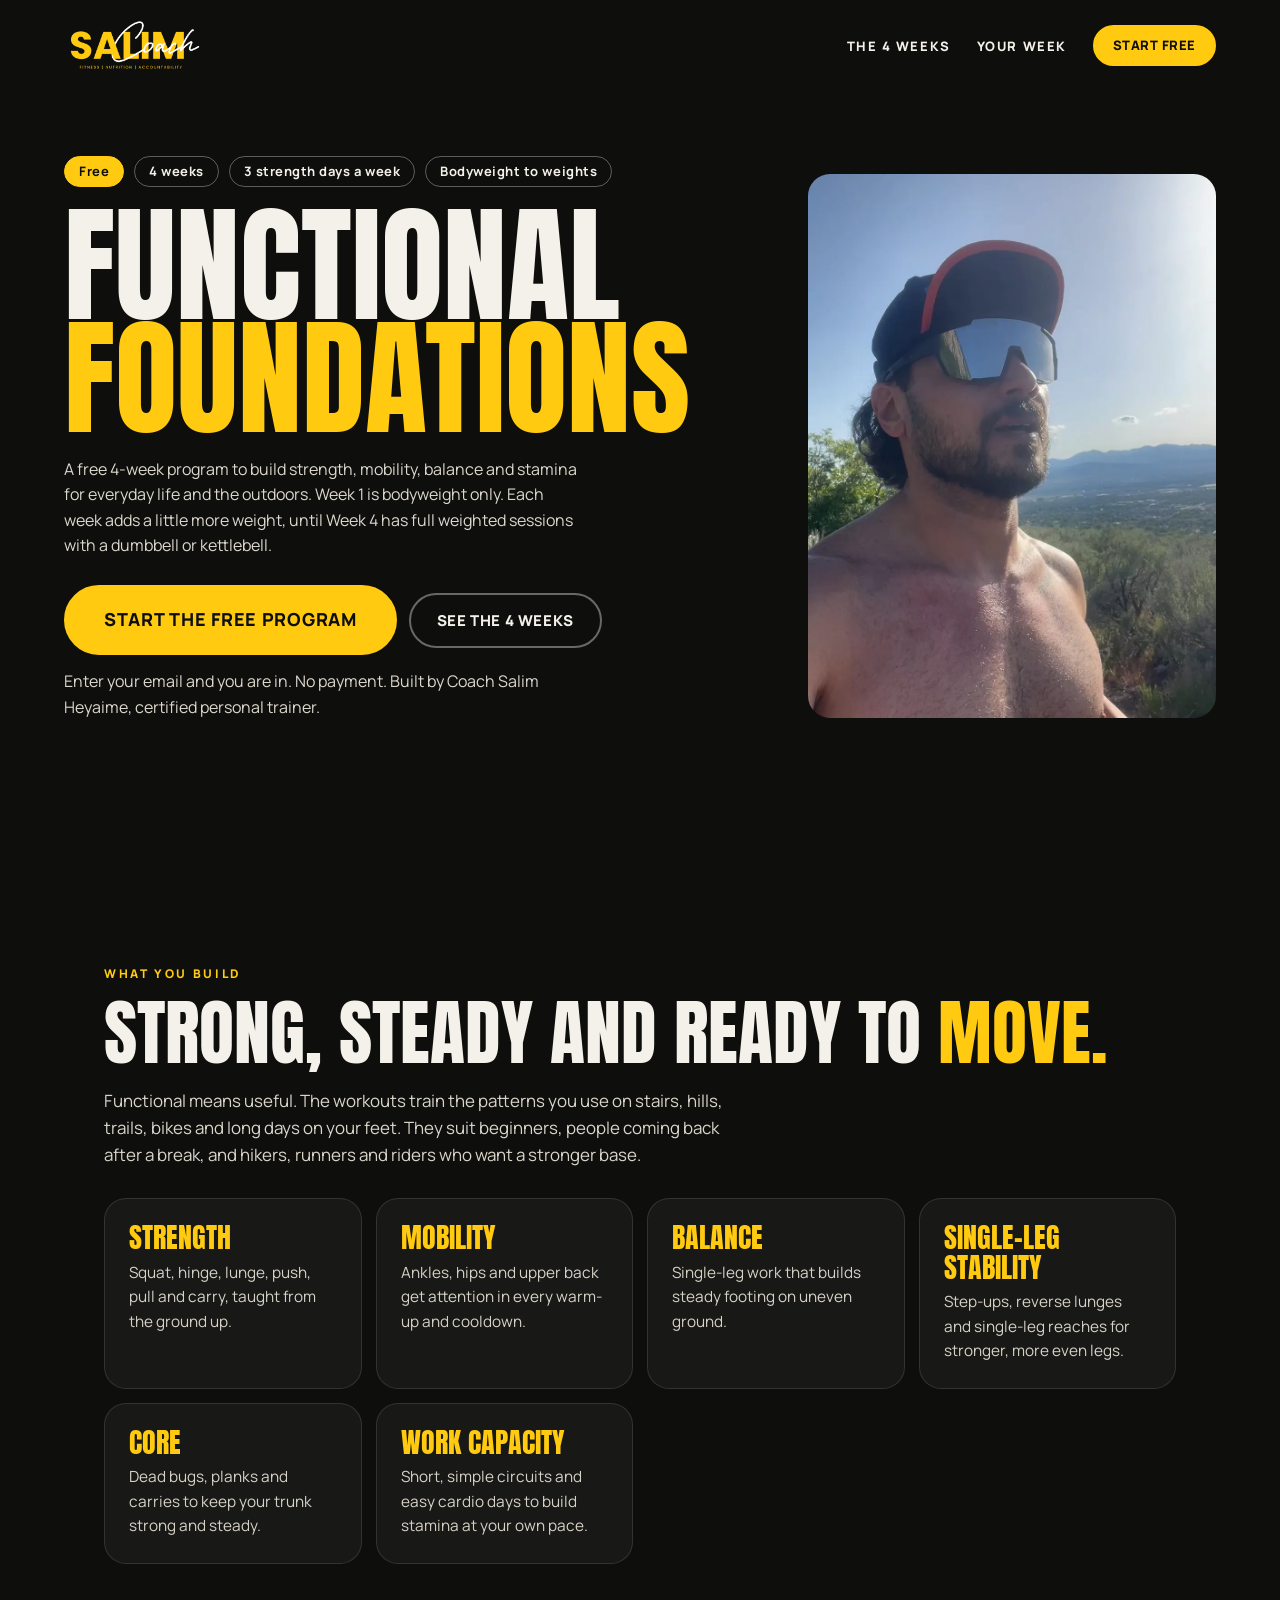
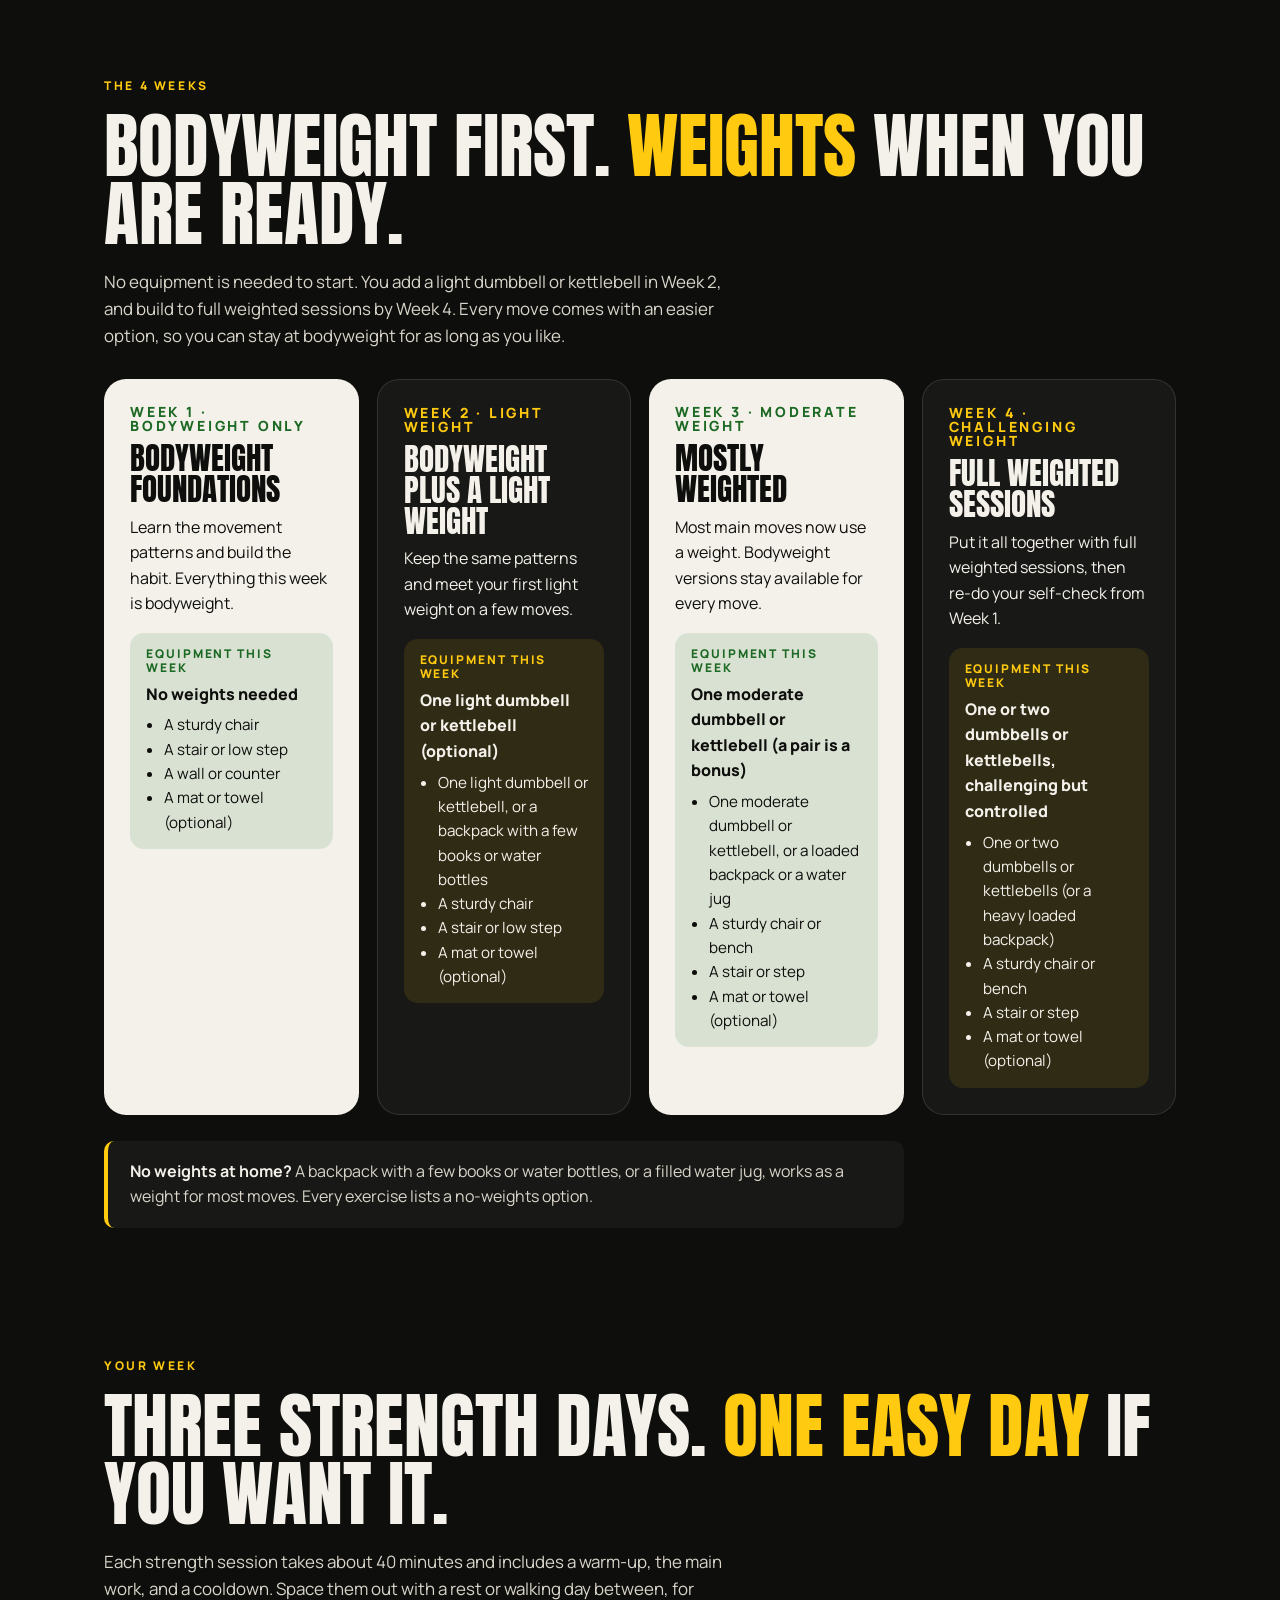
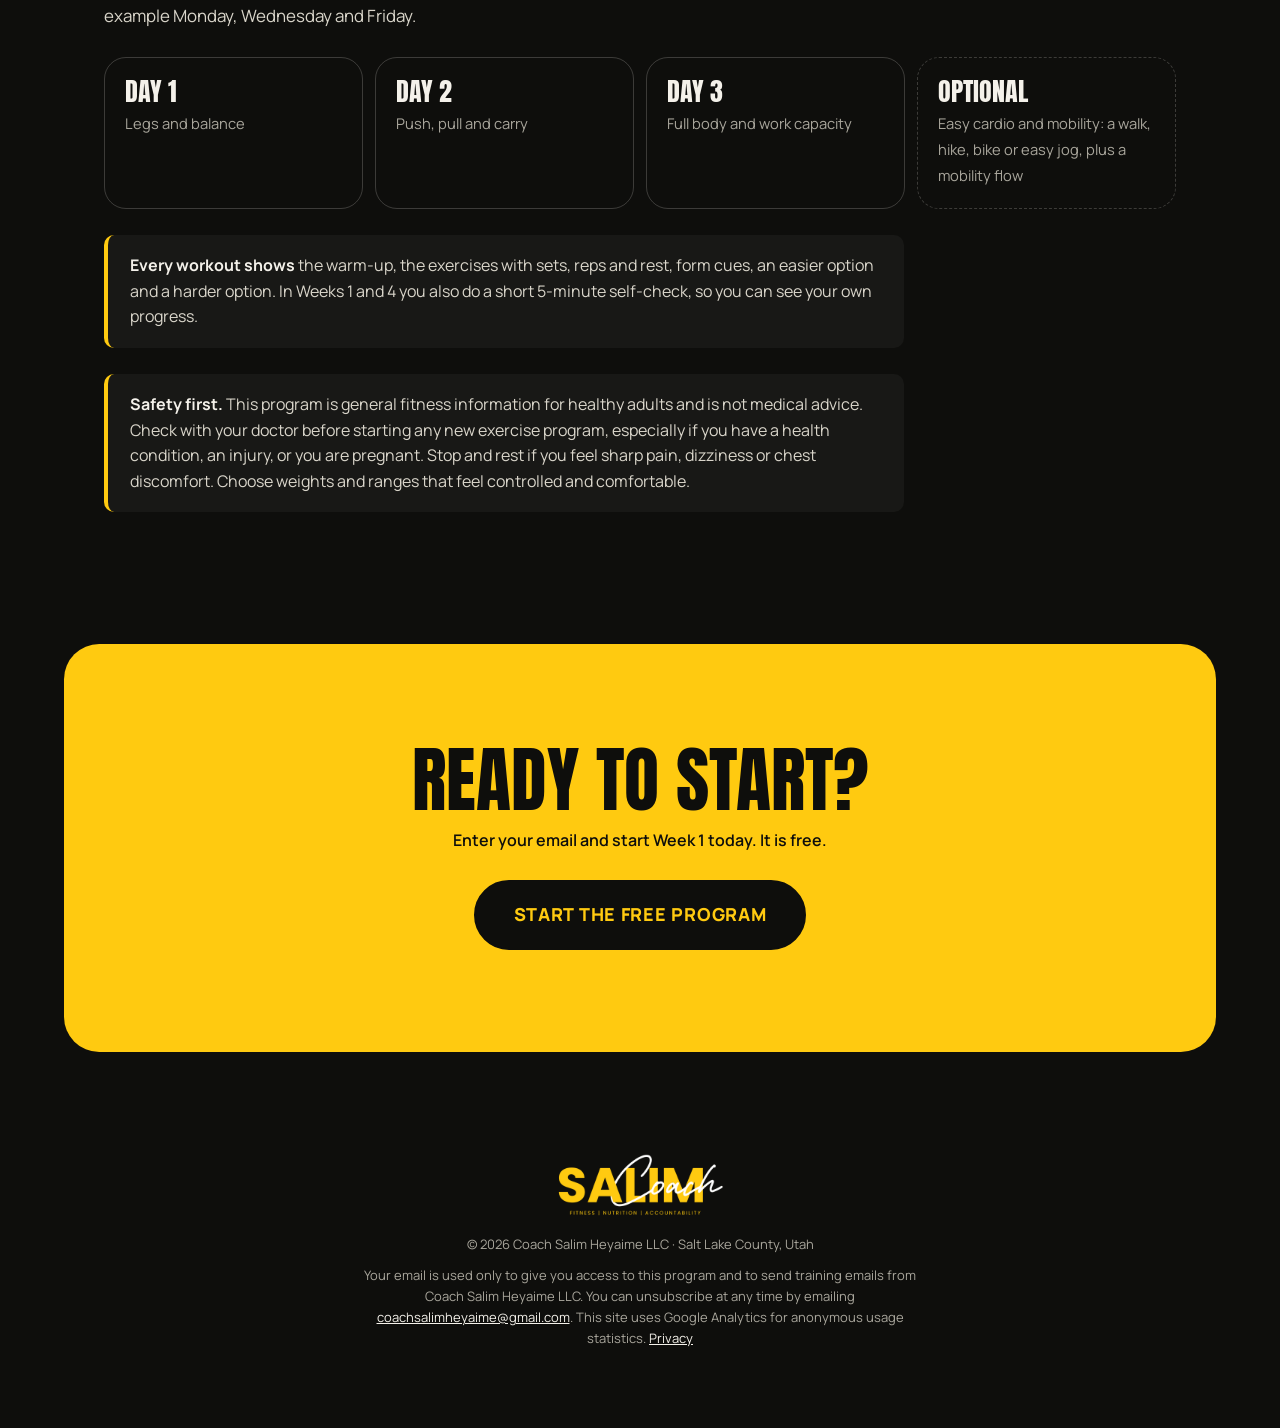
<file: foundations/index.html>
<!DOCTYPE html>
<html lang="en">
<head>
<!-- Google tag (gtag.js) -->
<script async src="https://www.googletagmanager.com/gtag/js?id=G-DH3LRMTE5K"></script>
<script>
  window.dataLayer = window.dataLayer || [];
  function gtag(){dataLayer.push(arguments);}
  gtag('js', new Date());
  gtag('config', 'G-DH3LRMTE5K');
</script>
<script src="/js/ga-events.js" defer></script>
<meta charset="utf-8">
<meta name="viewport" content="width=device-width, initial-scale=1">
<title>Functional Foundations: Free 4-Week Strength Program | Coach Salim Heyaime</title>
<meta name="description" content="A free 4-week functional strength program from Coach Salim Heyaime. Start with bodyweight in Week 1 and build up to weighted sessions by Week 4. Strength, mobility, balance, core and work capacity.">
<meta name="robots" content="noindex, nofollow"><!-- DRAFT: remove this line (and add to sitemap.xml) when Salim approves launch -->
<link rel="canonical" href="https://coachsalimheyaime.com/foundations/">
<meta property="og:url" content="https://coachsalimheyaime.com/foundations/">
<meta property="og:type" content="website">
<meta property="og:title" content="Functional Foundations: Free 4-Week Strength Program">
<meta property="og:description" content="Bodyweight in Week 1, weighted sessions by Week 4. Free, from Coach Salim Heyaime.">
<meta property="og:image" content="https://coachsalimheyaime.com/img/og-1200x630.jpg">
<meta name="theme-color" content="#0e0e0c">
<link rel="icon" href="/favicon.ico?v=2" sizes="any">
<link rel="icon" type="image/png" sizes="32x32" href="/favicon-32.png?v=2">
<link rel="apple-touch-icon" href="/apple-touch-icon.png?v=2">
<link rel="preload" href="/fonts/Anton-400.woff2" as="font" type="font/woff2" crossorigin>
<link rel="preload" href="/fonts/Manrope-var.woff2" as="font" type="font/woff2" crossorigin>
<link rel="stylesheet" href="/fonts.css">
<link rel="stylesheet" href="/css/coach.css?v=5">
<link rel="stylesheet" href="/foundations/css/foundations.css?v=1">
</head>
<body>
<a class="skip" href="#main">Skip to content</a>
<header class="fd-head">
  <a class="brand" href="/" aria-label="Coach Salim Heyaime, home"><img src="/img/logo-color.png" alt="Salim Coach" width="160" height="68"></a>
  <nav aria-label="Primary"><ul>
    <li class="hide-s"><a href="/foundations/#weeks">The 4 weeks</a></li>
    <li class="hide-s"><a href="/foundations/#rhythm">Your week</a></li>
    <li><a class="btn btn-sm" href="/foundations/join/">Start free</a></li>
  </ul></nav>
</header>
<main id="main">
<section class="fd-hero">
  <div>
    <div class="fd-pills"><span class="fd-pill is-volt">Free</span><span class="fd-pill">4 weeks</span><span class="fd-pill">3 strength days a week</span><span class="fd-pill">Bodyweight to weights</span></div>
    <h1>Functional <span class="hl">Foundations</span></h1>
    <p>A free 4-week program to build strength, mobility, balance and stamina for everyday life and the outdoors. Week 1 is bodyweight only. Each week adds a little more weight, until Week 4 has full weighted sessions with a dumbbell or kettlebell.</p>
    <div class="fd-cta-row"><a class="btn btn-xl" href="/foundations/join/">Start the free program</a><a class="btn btn-ghost" href="#weeks">See the 4 weeks</a></div>
    <p class="fd-fine">Enter your email and you are in. No payment. Built by Coach Salim Heyaime, certified personal trainer.</p>
  </div>
  <div class="fd-photo"><picture><source srcset="/img/salim-trail-900.webp" type="image/webp"><img src="/img/salim-trail-900.jpg" alt="Coach Salim on a trail in Utah" width="900" height="1200"></picture></div>
</section>

<section class="fd-sec" id="build"><div class="fd-wrap">
  <p class="eyebrow">What you build</p>
  <h2 class="fd-h2">Strong, steady and ready to <span class="hl">move.</span></h2>
  <p class="fd-lede">Functional means useful. The workouts train the patterns you use on stairs, hills, trails, bikes and long days on your feet. They suit beginners, people coming back after a break, and hikers, runners and riders who want a stronger base.</p>
  <div class="fd-tiles">
    <div class="fd-tile"><b>Strength</b><p>Squat, hinge, lunge, push, pull and carry, taught from the ground up.</p></div>
    <div class="fd-tile"><b>Mobility</b><p>Ankles, hips and upper back get attention in every warm-up and cooldown.</p></div>
    <div class="fd-tile"><b>Balance</b><p>Single-leg work that builds steady footing on uneven ground.</p></div>
    <div class="fd-tile"><b>Single-leg stability</b><p>Step-ups, reverse lunges and single-leg reaches for stronger, more even legs.</p></div>
    <div class="fd-tile"><b>Core</b><p>Dead bugs, planks and carries to keep your trunk strong and steady.</p></div>
    <div class="fd-tile"><b>Work capacity</b><p>Short, simple circuits and easy cardio days to build stamina at your own pace.</p></div>
  </div>
</div></section>

<section class="fd-sec" id="weeks"><div class="fd-wrap">
  <p class="eyebrow">The 4 weeks</p>
  <h2 class="fd-h2">Bodyweight first. <span class="hl">Weights</span> when you are ready.</h2>
  <p class="fd-lede">No equipment is needed to start. You add a light dumbbell or kettlebell in Week 2, and build to full weighted sessions by Week 4. Every move comes with an easier option, so you can stay at bodyweight for as long as you like.</p>
  <div class="fd-weeks">
      <article class="fd-week">
        <span class="num">Week 1 · Bodyweight only</span>
        <h3>Bodyweight foundations</h3>
        <p>Learn the movement patterns and build the habit. Everything this week is bodyweight.</p>
        <div class="fd-equip"><b>Equipment this week</b><strong>No weights needed</strong>
          <ul><li>A sturdy chair</li><li>A stair or low step</li><li>A wall or counter</li><li>A mat or towel (optional)</li></ul></div>
      </article>
      <article class="fd-week dark">
        <span class="num">Week 2 · Light weight</span>
        <h3>Bodyweight plus a light weight</h3>
        <p>Keep the same patterns and meet your first light weight on a few moves.</p>
        <div class="fd-equip"><b>Equipment this week</b><strong>One light dumbbell or kettlebell (optional)</strong>
          <ul><li>One light dumbbell or kettlebell, or a backpack with a few books or water bottles</li><li>A sturdy chair</li><li>A stair or low step</li><li>A mat or towel (optional)</li></ul></div>
      </article>
      <article class="fd-week">
        <span class="num">Week 3 · Moderate weight</span>
        <h3>Mostly weighted</h3>
        <p>Most main moves now use a weight. Bodyweight versions stay available for every move.</p>
        <div class="fd-equip"><b>Equipment this week</b><strong>One moderate dumbbell or kettlebell (a pair is a bonus)</strong>
          <ul><li>One moderate dumbbell or kettlebell, or a loaded backpack or a water jug</li><li>A sturdy chair or bench</li><li>A stair or step</li><li>A mat or towel (optional)</li></ul></div>
      </article>
      <article class="fd-week dark">
        <span class="num">Week 4 · Challenging weight</span>
        <h3>Full weighted sessions</h3>
        <p>Put it all together with full weighted sessions, then re-do your self-check from Week 1.</p>
        <div class="fd-equip"><b>Equipment this week</b><strong>One or two dumbbells or kettlebells, challenging but controlled</strong>
          <ul><li>One or two dumbbells or kettlebells (or a heavy loaded backpack)</li><li>A sturdy chair or bench</li><li>A stair or step</li><li>A mat or towel (optional)</li></ul></div>
      </article>
  </div>
  <p class="fd-note"><strong>No weights at home?</strong> A backpack with a few books or water bottles, or a filled water jug, works as a weight for most moves. Every exercise lists a no-weights option.</p>
</div></section>

<section class="fd-sec" id="rhythm"><div class="fd-wrap">
  <p class="eyebrow">Your week</p>
  <h2 class="fd-h2">Three strength days. <span class="hl">One easy day</span> if you want it.</h2>
  <p class="fd-lede">Each strength session takes about 40 minutes and includes a warm-up, the main work, and a cooldown. Space them out with a rest or walking day between, for example Monday, Wednesday and Friday.</p>
  <div class="fd-rhythm">
    <div class="fd-day"><b>Day 1</b><span>Legs and balance</span></div>
    <div class="fd-day"><b>Day 2</b><span>Push, pull and carry</span></div>
    <div class="fd-day"><b>Day 3</b><span>Full body and work capacity</span></div>
    <div class="fd-day is-opt"><b>Optional</b><span>Easy cardio and mobility: a walk, hike, bike or easy jog, plus a mobility flow</span></div>
  </div>
  <p class="fd-note"><strong>Every workout shows</strong> the warm-up, the exercises with sets, reps and rest, form cues, an easier option and a harder option. In Weeks 1 and 4 you also do a short 5-minute self-check, so you can see your own progress.</p>
  <p class="fd-note"><strong>Safety first.</strong> This program is general fitness information for healthy adults and is not medical advice. Check with your doctor before starting any new exercise program, especially if you have a health condition, an injury, or you are pregnant. Stop and rest if you feel sharp pain, dizziness or chest discomfort. Choose weights and ranges that feel controlled and comfortable.</p>
</div></section>

<section class="fd-cta" aria-labelledby="cta-h">
  <h2 class="fd-h2" id="cta-h">Ready to start?</h2>
  <p>Enter your email and start Week 1 today. It is free.</p>
  <a class="btn btn-dark btn-xl" href="/foundations/join/">Start the free program</a>
</section>
</main>
<footer class="fd-foot">
  <img src="/img/logo-color.png" alt="Salim Coach: Fitness, Nutrition, Accountability" width="180" height="76" loading="lazy">
  <p>© 2026 Coach Salim Heyaime LLC · Salt Lake County, Utah</p>
  <p>Your email is used only to give you access to this program and to send training emails from Coach Salim Heyaime LLC. You can unsubscribe at any time by emailing <a href="mailto:coachsalimheyaime@gmail.com" target="_blank" rel="noopener">coachsalimheyaime@gmail.com</a>. This site uses Google Analytics for anonymous usage statistics. <a href="/privacy/#foundations">Privacy</a></p>
</footer>
<script src="/js/external-links.js?v=2" defer></script>
</body>
</html>
</file>
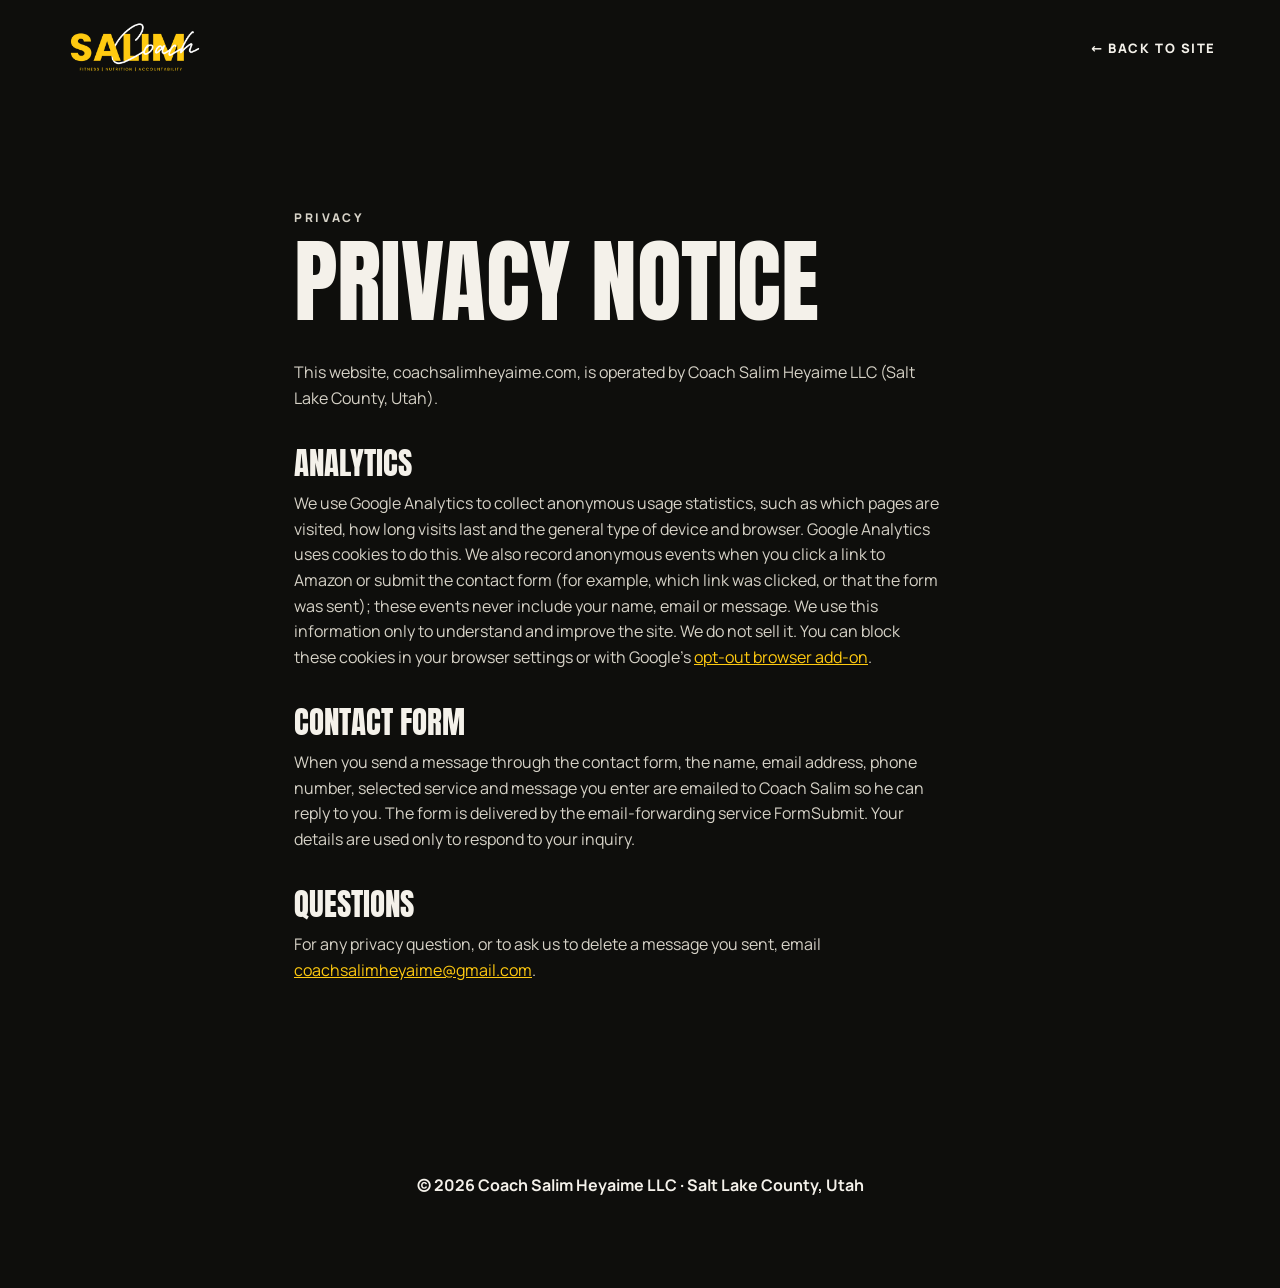
<file: privacy/index.html>
<!DOCTYPE html>
<html lang="en">
<head>
<!-- Google tag (gtag.js) -->
<script async src="https://www.googletagmanager.com/gtag/js?id=G-DH3LRMTE5K"></script>
<script>
  window.dataLayer = window.dataLayer || [];
  function gtag(){dataLayer.push(arguments);}
  gtag('js', new Date());
  gtag('config', 'G-DH3LRMTE5K');
</script>
<script src="/js/ga-events.js" defer></script>
<meta charset="utf-8">
<meta name="viewport" content="width=device-width, initial-scale=1">
<title>Privacy Notice | Coach Salim Heyaime</title>
<meta name="description" content="How Coach Salim Heyaime LLC collects, uses and protects the information you share through coachsalimheyaime.com and its contact form.">
<link rel="canonical" href="https://coachsalimheyaime.com/privacy/">
<meta property="og:url" content="https://coachsalimheyaime.com/privacy/">
<meta property="og:type" content="website">
<meta property="og:title" content="Privacy Notice | Coach Salim Heyaime">
<meta property="og:description" content="How Coach Salim Heyaime LLC collects, uses and protects the information you share through coachsalimheyaime.com and its contact form.">
<meta property="og:image" content="https://coachsalimheyaime.com/img/og-1200x630.jpg">
<meta property="og:image:width" content="1200"><meta property="og:image:height" content="630">
<meta name="twitter:card" content="summary_large_image">
<meta name="twitter:title" content="Privacy Notice | Coach Salim Heyaime">
<meta name="twitter:description" content="How Coach Salim Heyaime LLC collects, uses and protects the information you share through coachsalimheyaime.com and its contact form.">
<meta name="twitter:image" content="https://coachsalimheyaime.com/img/og-1200x630.jpg">
<meta name="theme-color" content="#0e0e0c">
<link rel="icon" href="../favicon.ico?v=2" sizes="any">
<link rel="icon" type="image/png" sizes="32x32" href="../favicon-32.png?v=2">
<link rel="apple-touch-icon" href="../apple-touch-icon.png?v=2">
<link rel="manifest" href="../site.webmanifest">
<link rel="stylesheet" href="../fonts.css">
<link rel="stylesheet" href="../css/coach.css?v=6">
<style>
.priv-head{padding:18px var(--pad);display:flex;align-items:center;justify-content:space-between;gap:20px}
.priv-head a:not(.brand){font-weight:800;font-size:13px;letter-spacing:.12em;text-transform:uppercase;text-decoration:none}
.priv-head a:not(.brand):hover{color:var(--volt)}
.priv{max-width:820px;margin:0 auto;padding:var(--sec) var(--pad)}
.priv .h2{margin-bottom:36px}
.priv h3{font:400 clamp(24px,2.4vw,32px)/1.1 var(--f-d);text-transform:uppercase;margin:36px 0 10px}
.priv p{color:#d6d2c7;max-width:65ch;margin:0 0 14px}
.priv a{color:var(--volt)}
</style>
</head>
<body>
<header class="priv-head">
  <a class="brand" href="../" aria-label="Coach Salim Heyaime, home"><img src="../img/logo-color.png" alt="Salim Coach" width="160" height="68"></a>
  <a href="../">← Back to site</a>
</header>
<main class="priv">
  <p class="eyebrow">Privacy</p>
  <h1 class="h2">Privacy notice</h1>
  <p>This website, coachsalimheyaime.com, is operated by Coach Salim Heyaime LLC (Salt Lake County, Utah).</p>
  <h3>Analytics</h3>
  <p>We use Google Analytics to collect anonymous usage statistics, such as which pages are visited, how long visits last and the general type of device and browser. Google Analytics uses cookies to do this. We also record anonymous events when you click a link to Amazon or submit the contact form (for example, which link was clicked, or that the form was sent); these events never include your name, email or message. We use this information only to understand and improve the site. We do not sell it. You can block these cookies in your browser settings or with Google's <a href="https://tools.google.com/dlpage/gaoptout" rel="noopener" target="_blank">opt-out browser add-on</a>.</p>
  <h3>Contact form</h3>
  <p>When you send a message through the contact form, the name, email address, phone number, selected service and message you enter are emailed to Coach Salim so he can reply to you. The form is delivered by the email-forwarding service FormSubmit. Your details are used only to respond to your inquiry.</p>
  <h3>Questions</h3>
  <p>For any privacy question, or to ask us to delete a message you sent, email <a href="mailto:coachsalimheyaime@gmail.com" target="_blank" rel="noopener">coachsalimheyaime@gmail.com</a>.</p>
</main>
<footer class="foot">
  <p class="foot-legal">© 2026 Coach Salim Heyaime LLC · Salt Lake County, Utah</p>
</footer>
<script src="/js/external-links.js?v=2" defer></script>
</body>
</html>
</file>
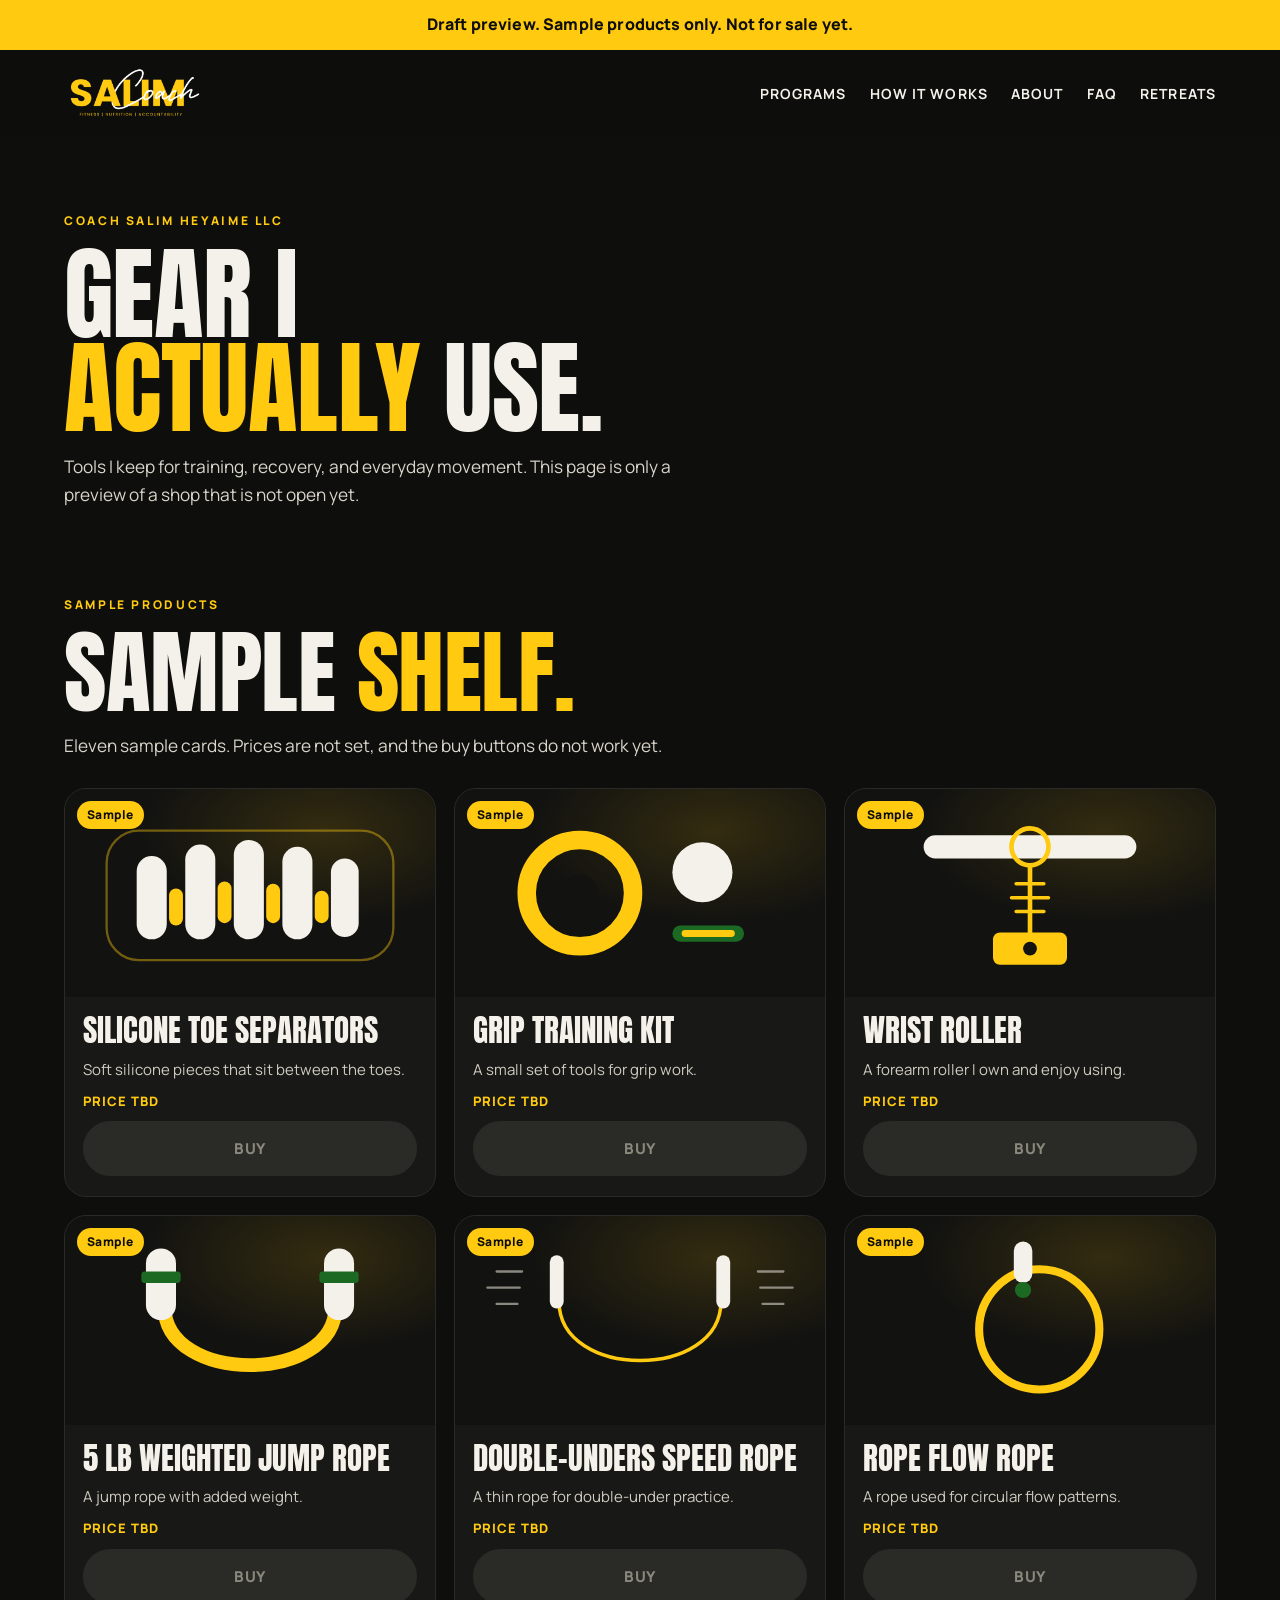
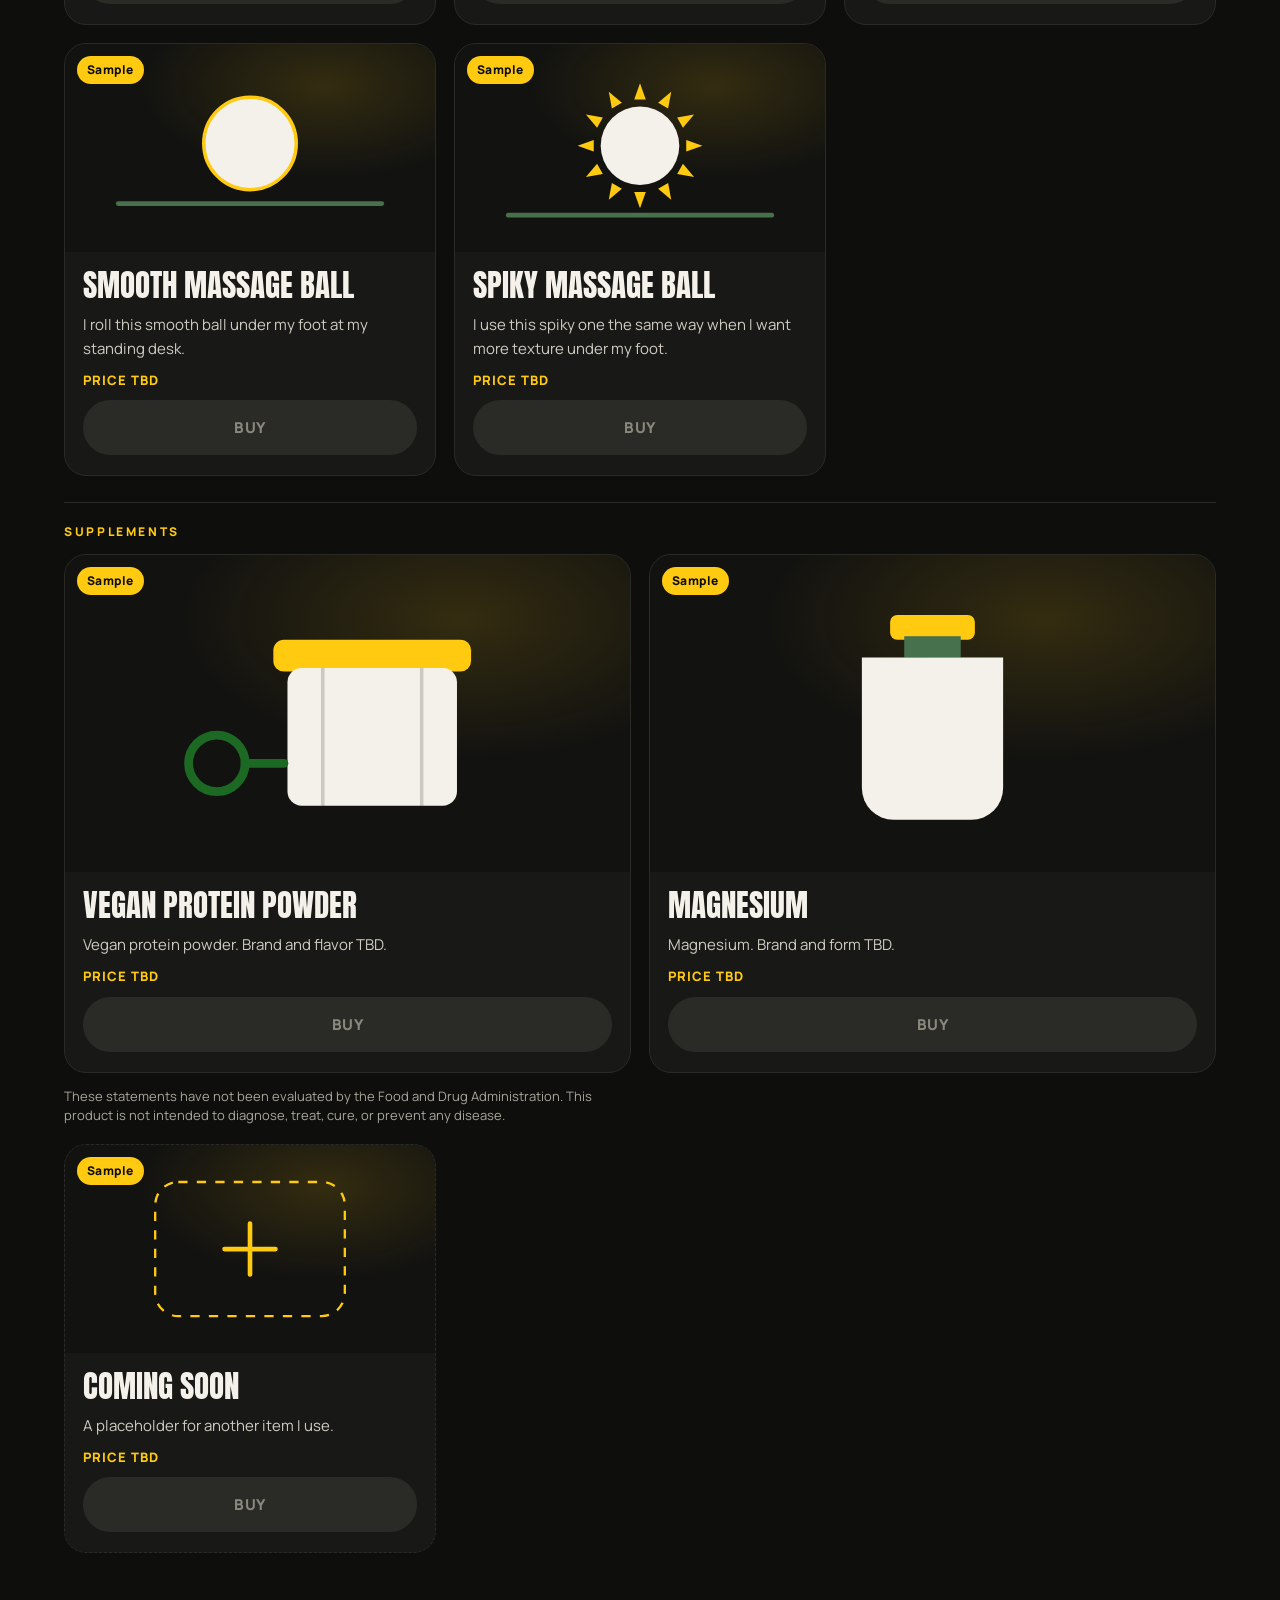
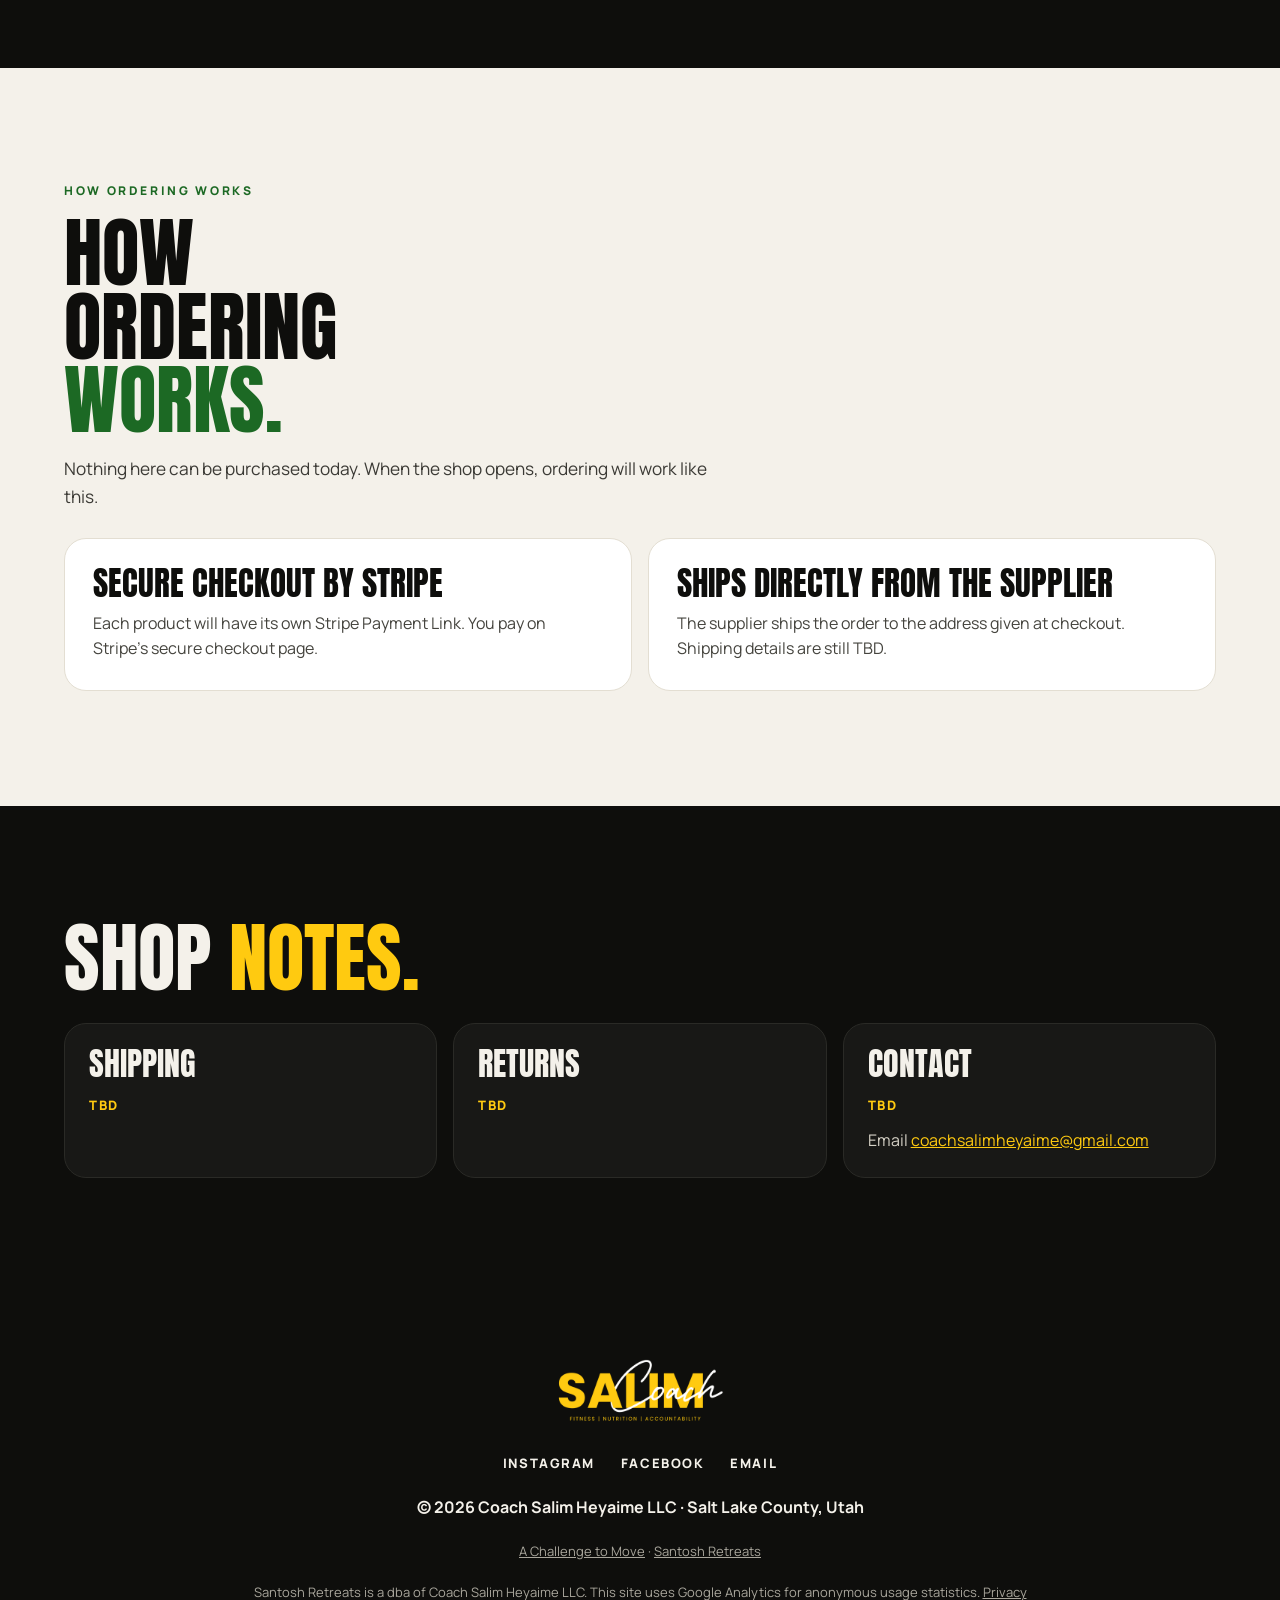
<file: shop/index.html>
<!DOCTYPE html>
<html lang="en">
<head>
<!-- Google tag (gtag.js) -->
<script async src="https://www.googletagmanager.com/gtag/js?id=G-DH3LRMTE5K"></script>
<script>
  window.dataLayer = window.dataLayer || [];
  function gtag(){dataLayer.push(arguments);}
  gtag('js', new Date());
  gtag('config', 'G-DH3LRMTE5K');
</script>
<script src="/js/ga-events.js" defer></script>
<meta charset="utf-8">
<meta name="viewport" content="width=device-width, initial-scale=1">
<meta name="robots" content="noindex, nofollow">
<title>Draft shop | Coach Salim Heyaime</title>
<meta name="description" content="Draft preview of gear Coach Salim uses for training, recovery, and everyday movement. Sample products only. Not for sale yet.">
<link rel="canonical" href="https://coachsalimheyaime.com/shop/">
<meta property="og:url" content="https://coachsalimheyaime.com/shop/">
<meta property="og:type" content="website">
<meta property="og:title" content="Draft shop | Coach Salim Heyaime">
<meta property="og:description" content="Draft preview of gear Coach Salim uses for training, recovery, and everyday movement. Sample products only. Not for sale yet.">
<meta property="og:image" content="https://coachsalimheyaime.com/img/og-1200x630.jpg">
<meta property="og:image:width" content="1200"><meta property="og:image:height" content="630">
<meta name="twitter:card" content="summary_large_image">
<meta name="twitter:title" content="Draft shop | Coach Salim Heyaime">
<meta name="twitter:description" content="Draft preview of gear Coach Salim uses for training, recovery, and everyday movement. Sample products only. Not for sale yet.">
<meta name="twitter:image" content="https://coachsalimheyaime.com/img/og-1200x630.jpg">
<meta name="theme-color" content="#0e0e0c">
<link rel="icon" href="/favicon.ico" sizes="any">
<link rel="icon" type="image/png" sizes="32x32" href="/favicon-32.png">
<link rel="apple-touch-icon" href="/apple-touch-icon.png">
<link rel="preload" href="/fonts/Anton-400.woff2" as="font" type="font/woff2" crossorigin>
<link rel="preload" href="/fonts/Manrope-var.woff2" as="font" type="font/woff2" crossorigin>
<link rel="stylesheet" href="/fonts.css">
<link rel="stylesheet" href="/css/coach.css">
<link rel="stylesheet" href="/css/shop.css">
</head>
<body class="shop-page">
<a class="skip" href="#main">Skip to content</a>
<p class="draft-banner" role="note">Draft preview. Sample products only. Not for sale yet.</p>

<header class="nav">
  <a class="brand" href="/" aria-label="Coach Salim Heyaime, home"><img src="/img/logo-color.png" alt="Salim Coach" width="160" height="68"></a>
  <button type="button" class="nav-toggle" aria-expanded="false" aria-controls="nav-links"><span></span><span></span><span class="sr">Menu</span></button>
  <nav aria-label="Primary"><ul id="nav-links">
    <li><a href="/#programs">Programs</a></li>
    <li><a href="/#how">How it works</a></li>
    <li><a href="/#about">About</a></li>
    <li><a href="/#faq">FAQ</a></li>
    <li><a href="https://santoshretreats.com" rel="noopener" target="_blank">Retreats</a></li>
  </ul></nav>
</header>

<main id="main">
<!-- Unlisted draft. Buy buttons stay disabled until data-stripe-link is a real Stripe Payment Link. -->
<section class="shop-hero" aria-labelledby="shop-title">
  <div class="shop-wrap">
    <p class="eyebrow">Coach Salim Heyaime LLC</p>
    <h1 id="shop-title">Gear I <span class="hl">actually</span> use.</h1>
    <p class="lede">Tools I keep for training, recovery, and everyday movement. This page is only a preview of a shop that is not open yet.</p>
  </div>
</section>

<section class="shop-products" aria-labelledby="shelf-title">
  <div class="shop-wrap">
    <div class="sec-head">
      <p class="eyebrow">Sample products</p>
      <h2 class="h2" id="shelf-title">Sample <span class="hl">shelf.</span></h2>
      <p class="lede">Eleven sample cards. Prices are not set, and the buy buttons do not work yet.</p>
    </div>
    <div class="shop-grid">

      <article class="shop-card">
        <div class="shop-art" aria-hidden="true">
          <span class="shop-flag">Sample</span>
          <svg viewBox="0 0 320 180" xmlns="http://www.w3.org/2000/svg">
            <rect x="36" y="36" width="248" height="112" rx="28" fill="none" stroke="#ffca10" stroke-width="2" opacity=".4"/>
            <g fill="#f4f1ea">
              <rect x="62" y="58" width="26" height="72" rx="13"/>
              <rect x="104" y="48" width="26" height="82" rx="13"/>
              <rect x="146" y="44" width="26" height="86" rx="13"/>
              <rect x="188" y="50" width="26" height="80" rx="13"/>
              <rect x="230" y="60" width="24" height="68" rx="12"/>
            </g>
            <g fill="#ffca10">
              <rect x="90" y="86" width="12" height="32" rx="6"/>
              <rect x="132" y="80" width="12" height="36" rx="6"/>
              <rect x="174" y="82" width="12" height="34" rx="6"/>
              <rect x="216" y="88" width="12" height="28" rx="6"/>
            </g>
          </svg>
        </div>
        <div class="shop-body">
          <h3>Silicone toe separators</h3>
          <p class="shop-desc">Soft silicone pieces that sit between the toes.</p>
          <p class="shop-price">Price TBD</p>
          <button type="button" class="btn shop-buy" disabled data-stripe-link="" aria-label="Buy, not available yet">Buy</button>
        </div>
      </article>

      <article class="shop-card">
        <div class="shop-art" aria-hidden="true">
          <span class="shop-flag">Sample</span>
          <svg viewBox="0 0 320 180" xmlns="http://www.w3.org/2000/svg">
            <circle cx="108" cy="90" r="46" fill="none" stroke="#ffca10" stroke-width="16"/>
            <circle cx="108" cy="90" r="16" fill="#121210"/>
            <circle cx="214" cy="72" r="26" fill="#f4f1ea"/>
            <rect x="188" y="118" width="62" height="14" rx="7" fill="#1c6924"/>
            <rect x="196" y="122" width="46" height="6" rx="3" fill="#ffca10"/>
          </svg>
        </div>
        <div class="shop-body">
          <h3>Grip training kit</h3>
          <p class="shop-desc">A small set of tools for grip work.</p>
          <p class="shop-price">Price TBD</p>
          <button type="button" class="btn shop-buy" disabled data-stripe-link="" aria-label="Buy, not available yet">Buy</button>
        </div>
      </article>

      <article class="shop-card">
        <div class="shop-art" aria-hidden="true">
          <span class="shop-flag">Sample</span>
          <svg viewBox="0 0 320 180" xmlns="http://www.w3.org/2000/svg">
            <rect x="68" y="40" width="184" height="20" rx="10" fill="#f4f1ea"/>
            <circle cx="160" cy="50" r="16" fill="none" stroke="#ffca10" stroke-width="4"/>
            <path d="M160 66 v58" fill="none" stroke="#ffca10" stroke-width="4" stroke-linecap="round"/>
            <path d="M148 82 h24 M144 94 h32 M148 106 h24" fill="none" stroke="#ffca10" stroke-width="3" stroke-linecap="round"/>
            <rect x="128" y="124" width="64" height="28" rx="6" fill="#ffca10"/>
            <circle cx="160" cy="138" r="6" fill="#121210"/>
          </svg>
        </div>
        <div class="shop-body">
          <h3>Wrist roller</h3>
          <p class="shop-desc">A forearm roller I own and enjoy using.</p>
          <p class="shop-price">Price TBD</p>
          <button type="button" class="btn shop-buy" disabled data-stripe-link="" aria-label="Buy, not available yet">Buy</button>
        </div>
      </article>

      <article class="shop-card">
        <div class="shop-art" aria-hidden="true">
          <span class="shop-flag">Sample</span>
          <svg viewBox="0 0 320 180" xmlns="http://www.w3.org/2000/svg">
            <path d="M86 78 C86 146, 234 146, 234 78" fill="none" stroke="#ffca10" stroke-width="12" stroke-linecap="round"/>
            <rect x="70" y="28" width="26" height="62" rx="13" fill="#f4f1ea"/>
            <rect x="224" y="28" width="26" height="62" rx="13" fill="#f4f1ea"/>
            <rect x="66" y="48" width="34" height="10" rx="3" fill="#1c6924"/>
            <rect x="220" y="48" width="34" height="10" rx="3" fill="#1c6924"/>
          </svg>
        </div>
        <div class="shop-body">
          <h3>5 lb weighted jump rope</h3>
          <p class="shop-desc">A jump rope with added weight.</p>
          <p class="shop-price">Price TBD</p>
          <button type="button" class="btn shop-buy" disabled data-stripe-link="" aria-label="Buy, not available yet">Buy</button>
        </div>
      </article>

      <article class="shop-card">
        <div class="shop-art" aria-hidden="true">
          <span class="shop-flag">Sample</span>
          <svg viewBox="0 0 320 180" xmlns="http://www.w3.org/2000/svg">
            <path d="M90 74 C90 142, 230 142, 230 74" fill="none" stroke="#ffca10" stroke-width="3" stroke-linecap="round"/>
            <rect x="82" y="34" width="12" height="46" rx="6" fill="#f4f1ea"/>
            <rect x="226" y="34" width="12" height="46" rx="6" fill="#f4f1ea"/>
            <g stroke="#a9a69c" stroke-width="2" stroke-linecap="round" opacity=".8">
              <path d="M36 48 h22"/>
              <path d="M28 62 h28"/>
              <path d="M36 76 h18"/>
              <path d="M262 48 h22"/>
              <path d="M264 62 h28"/>
              <path d="M266 76 h18"/>
            </g>
          </svg>
        </div>
        <div class="shop-body">
          <h3>Double-unders speed rope</h3>
          <p class="shop-desc">A thin rope for double-under practice.</p>
          <p class="shop-price">Price TBD</p>
          <button type="button" class="btn shop-buy" disabled data-stripe-link="" aria-label="Buy, not available yet">Buy</button>
        </div>
      </article>

      <article class="shop-card">
        <div class="shop-art" aria-hidden="true">
          <span class="shop-flag">Sample</span>
          <svg viewBox="0 0 320 180" xmlns="http://www.w3.org/2000/svg">
            <circle cx="168" cy="98" r="52" fill="none" stroke="#ffca10" stroke-width="7"/>
            <rect x="146" y="22" width="16" height="36" rx="8" fill="#f4f1ea"/>
            <circle cx="154" cy="64" r="7" fill="#1c6924"/>
          </svg>
        </div>
        <div class="shop-body">
          <h3>Rope flow rope</h3>
          <p class="shop-desc">A rope used for circular flow patterns.</p>
          <p class="shop-price">Price TBD</p>
          <button type="button" class="btn shop-buy" disabled data-stripe-link="" aria-label="Buy, not available yet">Buy</button>
        </div>
      </article>

      <article class="shop-card">
        <div class="shop-art" aria-hidden="true">
          <span class="shop-flag">Sample</span>
          <svg viewBox="0 0 320 180" xmlns="http://www.w3.org/2000/svg">
            <path d="M46 138 h228" fill="none" stroke="#47704c" stroke-width="4" stroke-linecap="round"/>
            <circle cx="160" cy="86" r="40" fill="#f4f1ea"/>
            <circle cx="160" cy="86" r="40" fill="none" stroke="#ffca10" stroke-width="3"/>
          </svg>
        </div>
        <div class="shop-body">
          <h3>Smooth massage ball</h3>
          <p class="shop-desc">I roll this smooth ball under my foot at my standing desk.</p>
          <p class="shop-price">Price TBD</p>
          <button type="button" class="btn shop-buy" disabled data-stripe-link="" aria-label="Buy, not available yet">Buy</button>
        </div>
      </article>

      <article class="shop-card">
        <div class="shop-art" aria-hidden="true">
          <span class="shop-flag">Sample</span>
          <svg viewBox="0 0 320 180" xmlns="http://www.w3.org/2000/svg">
            <path d="M46 148 h228" fill="none" stroke="#47704c" stroke-width="4" stroke-linecap="round"/>
            <g fill="#ffca10" transform="translate(160 88)">
              <polygon points="0,-54 5,-40 -5,-40"/>
              <polygon points="0,-54 5,-40 -5,-40" transform="rotate(30)"/>
              <polygon points="0,-54 5,-40 -5,-40" transform="rotate(60)"/>
              <polygon points="0,-54 5,-40 -5,-40" transform="rotate(90)"/>
              <polygon points="0,-54 5,-40 -5,-40" transform="rotate(120)"/>
              <polygon points="0,-54 5,-40 -5,-40" transform="rotate(150)"/>
              <polygon points="0,-54 5,-40 -5,-40" transform="rotate(180)"/>
              <polygon points="0,-54 5,-40 -5,-40" transform="rotate(210)"/>
              <polygon points="0,-54 5,-40 -5,-40" transform="rotate(240)"/>
              <polygon points="0,-54 5,-40 -5,-40" transform="rotate(270)"/>
              <polygon points="0,-54 5,-40 -5,-40" transform="rotate(300)"/>
              <polygon points="0,-54 5,-40 -5,-40" transform="rotate(330)"/>
            </g>
            <circle cx="160" cy="88" r="34" fill="#f4f1ea"/>
          </svg>
        </div>
        <div class="shop-body">
          <h3>Spiky massage ball</h3>
          <p class="shop-desc">I use this spiky one the same way when I want more texture under my foot.</p>
          <p class="shop-price">Price TBD</p>
          <button type="button" class="btn shop-buy" disabled data-stripe-link="" aria-label="Buy, not available yet">Buy</button>
        </div>
      </article>

      <div class="shop-supplements">
        <h3 class="shop-group-title" id="supplements-title">Supplements</h3>
        <div class="shop-supp-grid">
          <article class="shop-card">
            <div class="shop-art" aria-hidden="true">
              <span class="shop-flag">Sample</span>
              <svg viewBox="0 0 320 180" xmlns="http://www.w3.org/2000/svg">
                <rect x="118" y="48" width="112" height="18" rx="6" fill="#ffca10"/>
                <rect x="126" y="64" width="96" height="78" rx="8" fill="#f4f1ea"/>
                <path d="M146 64 v78 M202 64 v78" fill="none" stroke="#121210" stroke-width="2" opacity=".18"/>
                <circle cx="86" cy="118" r="16" fill="none" stroke="#1c6924" stroke-width="5"/>
                <path d="M102 118 h22" fill="none" stroke="#1c6924" stroke-width="5" stroke-linecap="round"/>
              </svg>
            </div>
            <div class="shop-body">
              <h4>Vegan protein powder</h4>
              <p class="shop-desc">Vegan protein powder. Brand and flavor TBD.</p>
              <p class="shop-price">Price TBD</p>
              <button type="button" class="btn shop-buy" disabled data-stripe-link="" aria-label="Buy, not available yet">Buy</button>
            </div>
          </article>

          <article class="shop-card">
            <div class="shop-art" aria-hidden="true">
              <span class="shop-flag">Sample</span>
              <svg viewBox="0 0 320 180" xmlns="http://www.w3.org/2000/svg">
                <rect x="136" y="34" width="48" height="14" rx="4" fill="#ffca10"/>
                <rect x="144" y="46" width="32" height="12" fill="#47704c"/>
                <path d="M120 58 h80 v74 a18 18 0 0 1 -18 18 h-44 a18 18 0 0 1 -18 -18 z" fill="#f4f1ea"/>
              </svg>
            </div>
            <div class="shop-body">
              <h4>Magnesium</h4>
              <p class="shop-desc">Magnesium. Brand and form TBD.</p>
              <p class="shop-price">Price TBD</p>
              <button type="button" class="btn shop-buy" disabled data-stripe-link="" aria-label="Buy, not available yet">Buy</button>
            </div>
          </article>
        </div>
        <p class="shop-fda">These statements have not been evaluated by the Food and Drug Administration. This product is not intended to diagnose, treat, cure, or prevent any disease.</p>
      </div>

      <article class="shop-card is-soon">
        <div class="shop-art" aria-hidden="true">
          <span class="shop-flag">Sample</span>
          <svg viewBox="0 0 320 180" xmlns="http://www.w3.org/2000/svg">
            <rect x="78" y="32" width="164" height="116" rx="20" fill="none" stroke="#ffca10" stroke-width="2" stroke-dasharray="8 8"/>
            <path d="M160 68 v44 M138 90 h44" fill="none" stroke="#ffca10" stroke-width="4" stroke-linecap="round"/>
          </svg>
        </div>
        <div class="shop-body">
          <h3>Coming soon</h3>
          <p class="shop-desc">A placeholder for another item I use.</p>
          <p class="shop-price">Price TBD</p>
          <button type="button" class="btn shop-buy" disabled data-stripe-link="" aria-label="Buy, not available yet">Buy</button>
        </div>
      </article>

    </div>
  </div>
</section>

<section class="shop-how" id="ordering" aria-labelledby="ordering-title">
  <div class="shop-wrap">
    <p class="eyebrow">How ordering works</p>
    <h2 id="ordering-title">How ordering <span class="hl">works.</span></h2>
    <p class="lede">Nothing here can be purchased today. When the shop opens, ordering will work like this.</p>
    <ol class="shop-steps">
      <li class="shop-step">
        <h3>Secure checkout by Stripe</h3>
        <p>Each product will have its own Stripe Payment Link. You pay on Stripe's secure checkout page.</p>
      </li>
      <li class="shop-step">
        <h3>Ships directly from the supplier</h3>
        <p>The supplier ships the order to the address given at checkout. Shipping details are still TBD.</p>
      </li>
    </ol>
  </div>
</section>

<section class="shop-policies" id="policies" aria-labelledby="policies-title">
  <div class="shop-wrap">
    <h2 id="policies-title">Shop <span class="hl">notes.</span></h2>
    <ul class="shop-policy-grid">
      <li class="shop-policy">
        <h3>Shipping</h3>
        <p><span class="shop-tbd">TBD</span></p>
      </li>
      <li class="shop-policy">
        <h3>Returns</h3>
        <p><span class="shop-tbd">TBD</span></p>
      </li>
      <li class="shop-policy">
        <h3>Contact</h3>
        <p><span class="shop-tbd">TBD</span></p>
        <p>Email <a href="mailto:coachsalimheyaime@gmail.com">coachsalimheyaime@gmail.com</a></p>
      </li>
    </ul>
  </div>
</section>
</main>

<footer class="foot">
  <img src="/img/logo-color.png" alt="Salim Coach: Fitness, Nutrition, Accountability" width="200" height="85" loading="lazy">
  <ul class="social">
    <li><a href="https://www.instagram.com/salimheyaime/" rel="noopener" target="_blank">Instagram</a></li>
    <li><a href="https://www.facebook.com/Salimheyaime/" rel="noopener" target="_blank">Facebook</a></li>
    <li><a href="/#contact">Email</a></li>
  </ul>
  <p class="foot-legal">© 2026 Coach Salim Heyaime LLC · Salt Lake County, Utah</p>
  <p class="foot-small"><a href="https://book.coachsalimheyaime.com/" rel="noopener" target="_blank">A Challenge to Move</a> · <a href="https://santoshretreats.com/" rel="noopener" target="_blank">Santosh Retreats</a></p>
  <p class="foot-small">Santosh Retreats is a dba of Coach Salim Heyaime LLC. This site uses Google Analytics for anonymous usage statistics. <a href="/privacy/">Privacy</a></p>
</footer>

<script src="/js/coach.js" defer></script>
<script src="/js/external-links.js" defer></script>
</body>
</html>
</file>
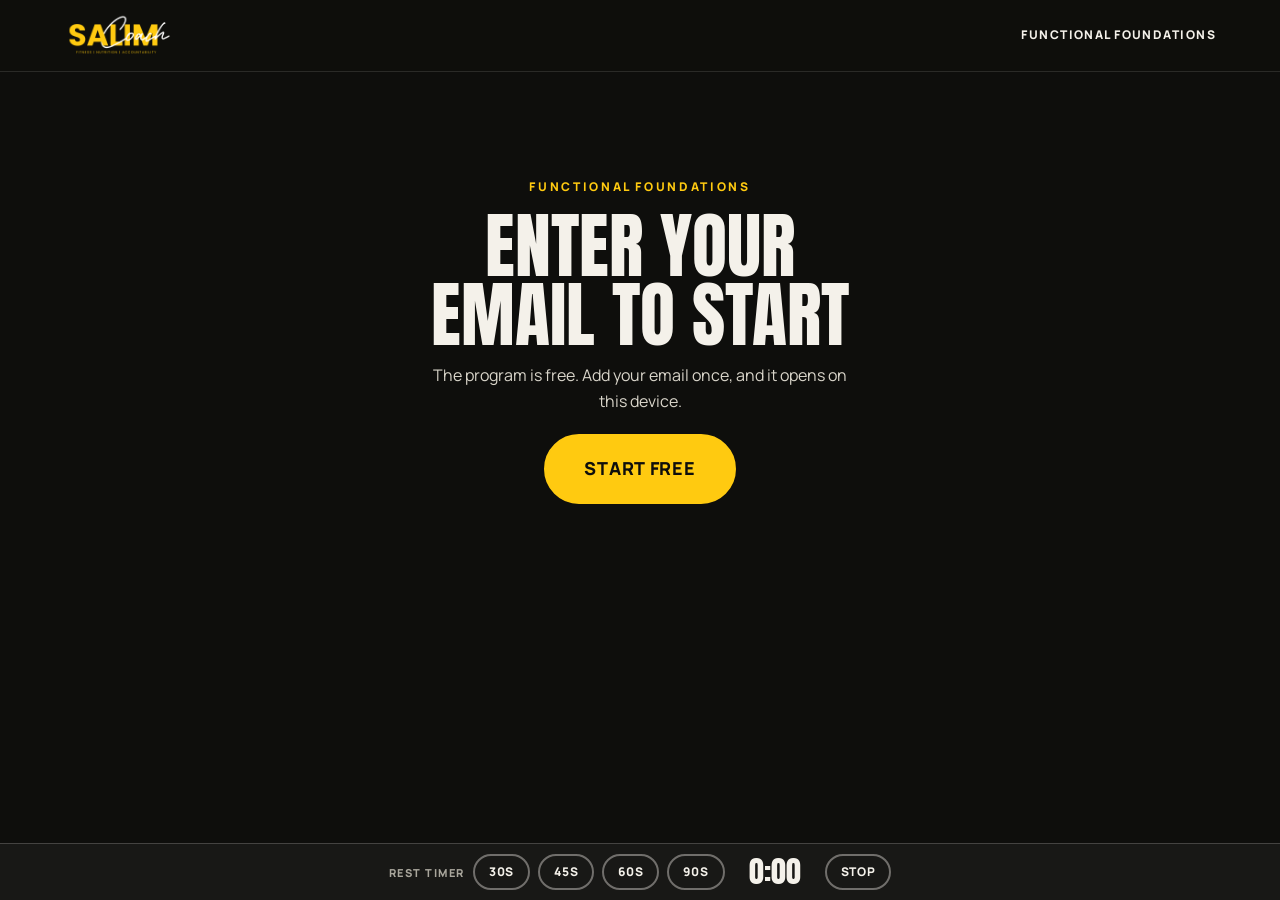
<file: foundations/app/index.html>
<!DOCTYPE html>
<html lang="en">
<head>
<!-- No Google Analytics on this page: it is the signed-in program area. -->
<meta charset="utf-8">
<meta name="viewport" content="width=device-width, initial-scale=1">
<title>Functional Foundations | Coach Salim Heyaime</title>
<meta name="robots" content="noindex, nofollow">
<meta name="theme-color" content="#0e0e0c">
<link rel="icon" href="/favicon.ico?v=2" sizes="any">
<link rel="icon" type="image/png" sizes="32x32" href="/favicon-32.png?v=2">
<link rel="apple-touch-icon" href="/apple-touch-icon.png?v=2">
<link rel="preload" href="/fonts/Anton-400.woff2" as="font" type="font/woff2" crossorigin>
<link rel="preload" href="/fonts/Manrope-var.woff2" as="font" type="font/woff2" crossorigin>
<link rel="stylesheet" href="/fonts.css">
<link rel="stylesheet" href="/css/coach.css?v=5">
<link rel="stylesheet" href="/foundations/css/foundations.css?v=1">
</head>
<body>
<a class="skip" href="#app">Skip to content</a>
<header class="app-top">
  <a class="brand" href="/" aria-label="Coach Salim Heyaime, home"><img src="/img/logo-color.png" alt="Salim Coach" width="160" height="68"></a>
  <a class="app-link" href="#/">Functional Foundations</a>
</header>
<main id="app" class="app-main" tabindex="-1"><noscript><p>This program needs JavaScript. Please turn it on, or email coachsalimheyaime@gmail.com for a copy.</p></noscript></main>
<div class="timer" id="timer" aria-label="Rest timer" hidden>
  <span class="lab">Rest timer</span>
  <button type="button" data-s="30">30s</button><button type="button" data-s="45">45s</button><button type="button" data-s="60">60s</button><button type="button" data-s="90">90s</button>
  <span class="t" id="timer-t" role="timer" aria-live="off">0:00</span>
  <button type="button" id="timer-stop">Stop</button>
</div>
<script src="/foundations/js/config.js"></script>
<script src="/foundations/js/program.js"></script>
<script src="/foundations/js/app.js"></script>
<script src="/js/external-links.js?v=2" defer></script>
</body>
</html>
</file>
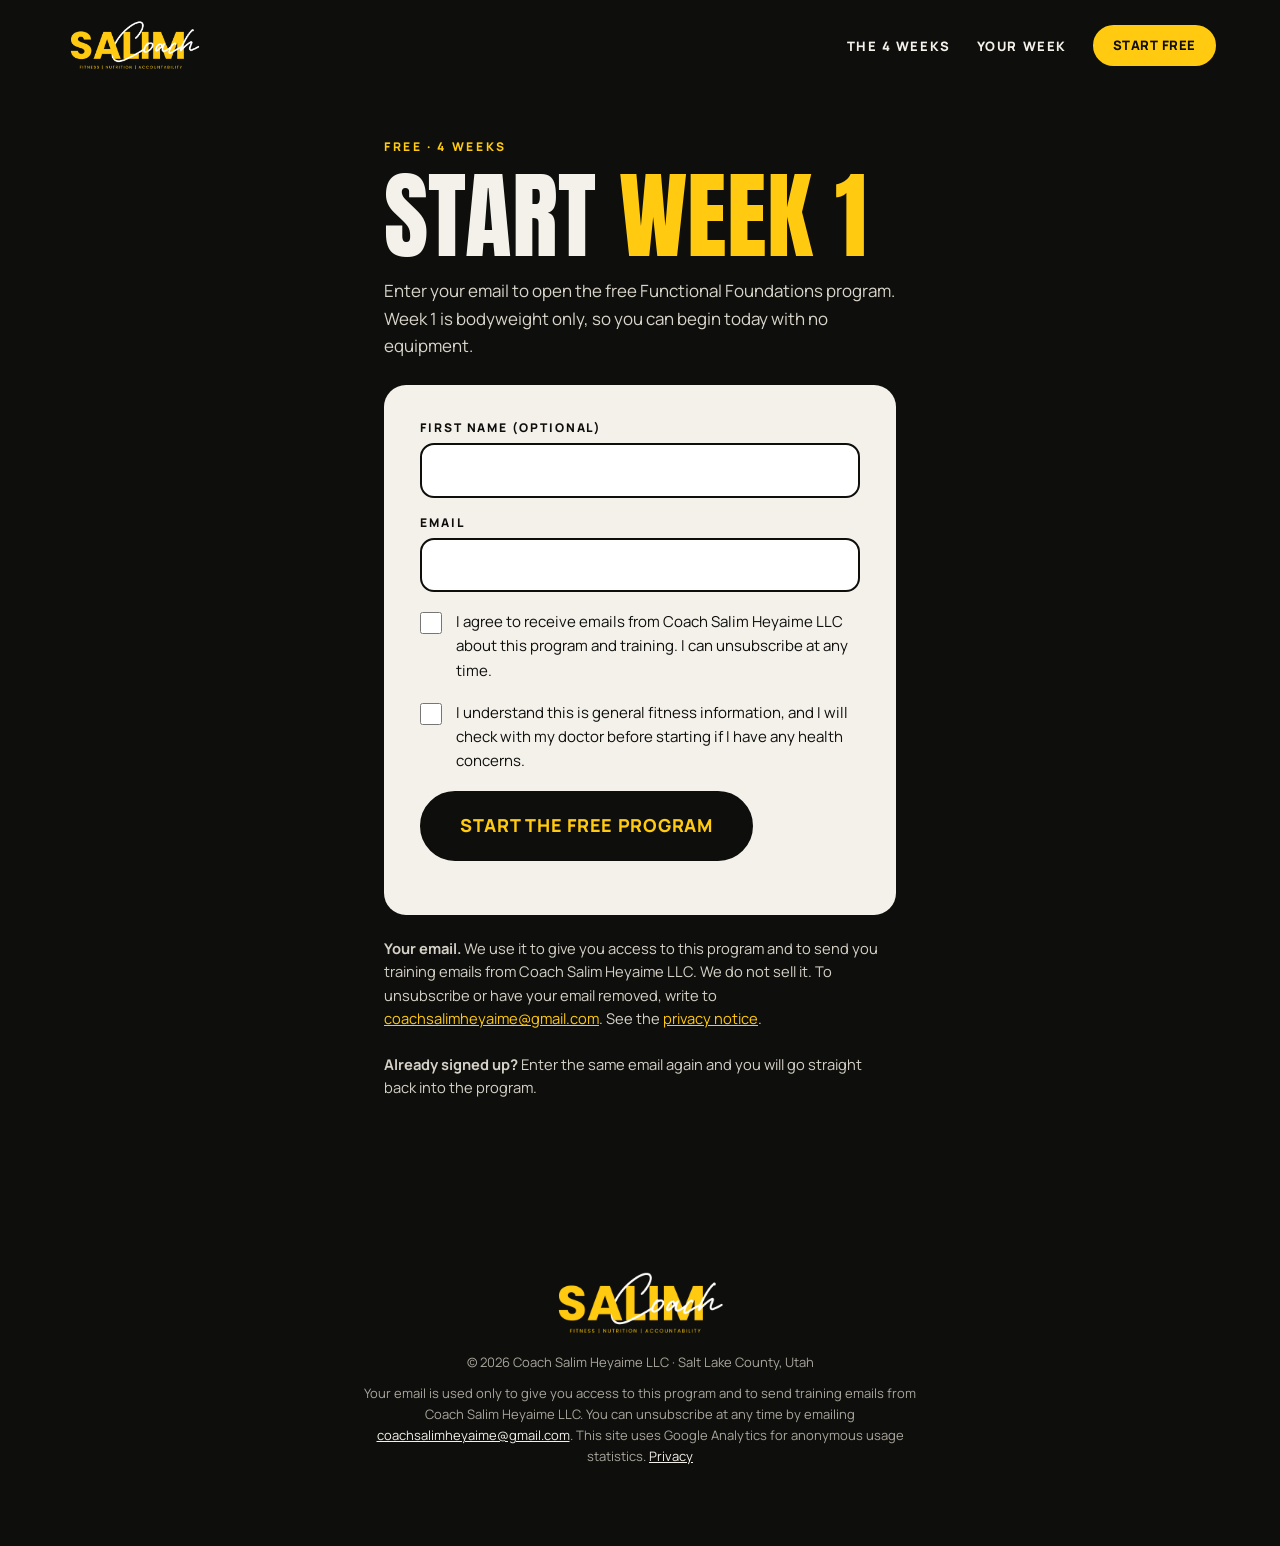
<file: foundations/join/index.html>
<!DOCTYPE html>
<html lang="en">
<head>
<!-- Google tag (gtag.js) -->
<script async src="https://www.googletagmanager.com/gtag/js?id=G-DH3LRMTE5K"></script>
<script>
  window.dataLayer = window.dataLayer || [];
  function gtag(){dataLayer.push(arguments);}
  gtag('js', new Date());
  gtag('config', 'G-DH3LRMTE5K');
</script>
<script src="/js/ga-events.js" defer></script>
<meta charset="utf-8">
<meta name="viewport" content="width=device-width, initial-scale=1">
<title>Start Functional Foundations, Free | Coach Salim Heyaime</title>
<meta name="description" content="Enter your email to start the free 4-week Functional Foundations program from Coach Salim Heyaime.">
<meta name="robots" content="noindex, nofollow"><!-- DRAFT: remove when Salim approves launch -->
<link rel="canonical" href="https://coachsalimheyaime.com/foundations/join/">
<meta name="theme-color" content="#0e0e0c">
<link rel="icon" href="/favicon.ico?v=2" sizes="any">
<link rel="icon" type="image/png" sizes="32x32" href="/favicon-32.png?v=2">
<link rel="apple-touch-icon" href="/apple-touch-icon.png?v=2">
<link rel="preload" href="/fonts/Anton-400.woff2" as="font" type="font/woff2" crossorigin>
<link rel="preload" href="/fonts/Manrope-var.woff2" as="font" type="font/woff2" crossorigin>
<link rel="stylesheet" href="/fonts.css">
<link rel="stylesheet" href="/css/coach.css?v=5">
<link rel="stylesheet" href="/foundations/css/foundations.css?v=1">
</head>
<body>
<a class="skip" href="#main">Skip to content</a>
<header class="fd-head">
  <a class="brand" href="/" aria-label="Coach Salim Heyaime, home"><img src="/img/logo-color.png" alt="Salim Coach" width="160" height="68"></a>
  <nav aria-label="Primary"><ul>
    <li class="hide-s"><a href="/foundations/#weeks">The 4 weeks</a></li>
    <li class="hide-s"><a href="/foundations/#rhythm">Your week</a></li>
    <li><a class="btn btn-sm" href="/foundations/join/">Start free</a></li>
  </ul></nav>
</header>
<main id="main" class="fd-join">
  <p class="eyebrow">Free · 4 weeks</p>
  <h1>Start <span class="hl">Week 1</span></h1>
  <p class="fd-lede">Enter your email to open the free Functional Foundations program. Week 1 is bodyweight only, so you can begin today with no equipment.</p>
  <form class="fd-form" id="join-form" novalidate>
    <div><label class="fd-l" for="fd-name">First name (optional)</label><input id="fd-name" name="first_name" type="text" autocomplete="given-name" maxlength="60"></div>
    <div><label class="fd-l" for="fd-email">Email</label><input id="fd-email" name="email" type="email" inputmode="email" autocomplete="email" required maxlength="254"><span class="fd-err" id="fd-email-err" role="alert"></span></div>
    <input type="text" name="website" class="hp" tabindex="-1" autocomplete="off" aria-hidden="true">
    <label class="fd-check"><input type="checkbox" id="fd-consent" name="consent" required><span>I agree to receive emails from Coach Salim Heyaime LLC about this program and training. I can unsubscribe at any time.</span></label>
    <span class="fd-err" id="fd-consent-err" role="alert"></span>
    <label class="fd-check"><input type="checkbox" id="fd-safety" name="safety" required><span>I understand this is general fitness information, and I will check with my doctor before starting if I have any health concerns.</span></label>
    <span class="fd-err" id="fd-safety-err" role="alert"></span>
    <button class="btn btn-dark btn-xl" type="submit" id="fd-submit">Start the free program</button>
    <p class="fd-status" id="fd-status" role="status" aria-live="polite"></p>
  </form>
  <p class="fd-privacy"><strong>Your email.</strong> We use it to give you access to this program and to send you training emails from Coach Salim Heyaime LLC. We do not sell it. To unsubscribe or have your email removed, write to <a href="mailto:coachsalimheyaime@gmail.com" target="_blank" rel="noopener">coachsalimheyaime@gmail.com</a>. See the <a href="/privacy/#foundations">privacy notice</a>.</p>
  <p class="fd-privacy"><strong>Already signed up?</strong> Enter the same email again and you will go straight back into the program.</p>
</main>
<footer class="fd-foot">
  <img src="/img/logo-color.png" alt="Salim Coach: Fitness, Nutrition, Accountability" width="180" height="76" loading="lazy">
  <p>© 2026 Coach Salim Heyaime LLC · Salt Lake County, Utah</p>
  <p>Your email is used only to give you access to this program and to send training emails from Coach Salim Heyaime LLC. You can unsubscribe at any time by emailing <a href="mailto:coachsalimheyaime@gmail.com" target="_blank" rel="noopener">coachsalimheyaime@gmail.com</a>. This site uses Google Analytics for anonymous usage statistics. <a href="/privacy/#foundations">Privacy</a></p>
</footer>
<script src="/foundations/js/config.js" defer></script>
<script src="/foundations/js/join.js" defer></script>
<script src="/js/external-links.js?v=2" defer></script>
</body>
</html>
</file>
<file: fonts.css>
/* Self-hosted fonts (SIL OFL 1.1, licenses in /fonts) */
@font-face{font-family:"Anton";src:url("fonts/Anton-400.woff2") format("woff2");font-weight:400;font-style:normal;font-display:swap}
@font-face{font-family:"Manrope";src:url("fonts/Manrope-var.woff2") format("woff2");font-weight:200 800;font-style:normal;font-display:swap}
</file>
<file: css/coach.css>
/* Coach Salim: athletic-premium. Palette: #FFCA10 yellow, #1C6924 green, logo green #47704C */
:root{
  --ink:#0e0e0c; --ink-2:#181816; --bone:#f4f1ea; --volt:#ffca10; --volt-2:#ffd740; --forest:#1c6924; --sage:#47704c; --mute:#a9a69c;
  --f-d:"Anton",Impact,"Arial Narrow",sans-serif; --f-b:"Manrope",system-ui,-apple-system,"Segoe UI",sans-serif;
  --pad:clamp(20px,5vw,72px); --sec:clamp(72px,9vw,128px); --r:22px; --ease:cubic-bezier(.2,.8,.2,1);
}
*,*::before,*::after{box-sizing:border-box}
html{-webkit-text-size-adjust:100%;scroll-padding-top:110px}
body{margin:0;background:var(--ink);color:var(--bone);font:400 clamp(16px,1.05vw,18px)/1.6 var(--f-b);overflow-x:hidden}
#contact,#programs,#how,#about,#faq,#thanks,#book,#challenge-hub,#stats,#specialties,#reviews{scroll-margin-top:110px}
img{max-width:100%;height:auto;display:block}
a{color:inherit}
h1,h2,h3{margin:0;font-weight:400}
ul,ol{margin:0;padding:0;list-style:none}
.sr,.skip{position:absolute;width:1px;height:1px;overflow:hidden;clip:rect(0 0 0 0)}
.skip:focus{position:fixed;z-index:200;top:8px;left:8px;width:auto;height:auto;clip:auto;background:var(--volt);color:var(--ink);padding:10px 16px;border-radius:8px}
:focus-visible{outline:3px solid var(--volt);outline-offset:3px}
.lenis.lenis-smooth{scroll-behavior:auto}

.ph{display:inline-block;border:1.5px dashed var(--volt);color:var(--volt);font:700 11px/1.3 var(--f-b);letter-spacing:.08em;text-transform:uppercase;padding:4px 8px;border-radius:6px;margin:6px 0}

/* type */
.eyebrow{font:800 12px/1.2 var(--f-b);letter-spacing:.22em;text-transform:uppercase;color:var(--volt);margin:0 0 18px}
@media (max-width:640px){.hero-copy .eyebrow{letter-spacing:.16em}.hero-copy .eb-name{display:none}}
.h2{font:400 clamp(44px,7.2vw,112px)/.92 var(--f-d);text-transform:uppercase;letter-spacing:-.005em}
.h3{font:400 clamp(32px,4vw,56px)/1 var(--f-d);text-transform:uppercase}
.hl{color:var(--volt)}
.lede{max-width:60ch;color:#d9d5ca;font-size:1.08em}
.sec-head{padding:0 var(--pad);max-width:1400px;margin:0 auto 48px}

/* buttons */
.btn{--bg:var(--volt);--fg:var(--ink);display:inline-flex;align-items:center;gap:10px;background:var(--bg);color:var(--fg);font:800 15px/1 var(--f-b);letter-spacing:.04em;text-transform:uppercase;text-decoration:none;padding:18px 26px;border-radius:999px;border:2px solid var(--bg);transition:background .3s,color .3s,transform .3s var(--ease)}
.btn:hover{--bg:var(--bone)}
.btn-ghost{background:transparent;color:var(--bone);border-color:rgba(244,241,234,.4)}
.btn-ghost:hover{border-color:var(--volt);color:var(--volt);background:transparent}
.btn-dark{--bg:var(--ink);--fg:var(--volt)} .btn-dark:hover{--bg:var(--forest);--fg:var(--bone)}
.btn-light{--bg:var(--bone);--fg:var(--ink)} .btn-light:hover{--bg:var(--volt)}
.btn-sm{padding:12px 18px;font-size:13px}
.btn-xl{padding:24px 38px;font-size:clamp(16px,1.4vw,20px)}

/* nav */
.nav{position:fixed;z-index:100;top:0;left:0;right:0;display:flex;align-items:center;justify-content:space-between;padding:14px var(--pad);transition:background .4s,padding .4s}
.nav.scrolled{background:rgba(14,14,12,.86);backdrop-filter:blur(12px);-webkit-backdrop-filter:blur(12px);padding-top:8px;padding-bottom:8px}
.brand img{width:clamp(120px,11vw,160px);height:auto}
.brand,.nav-toggle{position:relative;z-index:2}
.nav-toggle{display:none}
#nav-links{display:flex;align-items:center;gap:clamp(16px,1.8vw,28px)}
html.nav-lock,html.nav-lock body{overflow:hidden}
#nav-links a:not(.btn){text-decoration:none;font-weight:700;font-size:14px;letter-spacing:.08em;text-transform:uppercase;position:relative}
#nav-links a:not(.btn)::after{content:"";position:absolute;left:0;right:0;bottom:-5px;height:2px;background:var(--volt);transform:scaleX(0);transform-origin:right;transition:transform .4s var(--ease)}
#nav-links a:not(.btn):hover::after{transform:scaleX(1);transform-origin:left}
#nav-links a.nav-store{display:inline-flex;flex-direction:column;justify-content:center;align-items:flex-start;line-height:1.1;text-align:left}
#nav-links a.nav-store span{display:block;white-space:nowrap}
#nav-links a.nav-store::after{bottom:-3px}
@media (max-width:1100px){
  .nav-toggle{display:flex;flex-direction:column;justify-content:center;gap:6px;width:46px;height:46px;border:0;border-radius:50%;background:var(--volt);cursor:pointer;align-items:center}
  .nav-toggle span:not(.sr){width:20px;height:2px;background:var(--ink);transition:transform .3s}
  .nav-toggle[aria-expanded=true] span:nth-child(1){transform:translateY(4px) rotate(45deg)}
  .nav-toggle[aria-expanded=true] span:nth-child(2){transform:translateY(-4px) rotate(-45deg)}
  #nav-links{position:fixed;inset:0;z-index:1;flex-direction:column;justify-content:center;gap:26px;background:var(--ink);opacity:0;visibility:hidden;transition:opacity .35s,visibility .35s}
  #nav-links.open{opacity:1;visibility:visible}
  #nav-links a:not(.btn){font:400 44px/1 var(--f-d)}
  #nav-links a.nav-store{align-items:center;text-align:center;line-height:.9}
}

/* hero */
.hero{position:relative}
.hero-pin{position:relative;min-height:100svh;display:grid;grid-template-columns:1fr;align-items:end;padding:110px var(--pad) 70px;overflow:hidden;background:radial-gradient(120% 90% at 85% 30%,#2a2410 0,var(--ink) 60%)}
.hero-bg{position:absolute;inset:0;pointer-events:none;overflow:hidden}
.hero-ghost{position:absolute;right:-2vw;bottom:-6vw;font:400 clamp(180px,38vw,620px)/.8 var(--f-d);color:transparent;-webkit-text-stroke:1.5px rgba(255,202,16,.16);letter-spacing:-.02em;user-select:none;white-space:nowrap}
.hero-copy{position:relative;z-index:2}
@media (min-width:900px){.hero-copy{padding-left:clamp(48px,5vw,96px)}}
.hero-title{font:400 clamp(58px,10.5vw,176px)/.86 var(--f-d);text-transform:uppercase;margin-bottom:24px}
.hero-title .line{display:block;overflow:hidden;padding-bottom:.04em}
.hero-title .accent{color:var(--volt)}
.split-word{display:inline-block;white-space:nowrap}
.char{display:inline-block;will-change:transform}
.hero-sub{max-width:46ch;color:#dcd8cd;font-size:clamp(16px,1.25vw,19px);margin:0 0 30px}
.hero-cta{display:flex;flex-wrap:wrap;gap:12px}
.hero-note{display:inline-block;margin:0 0 22px;padding:8px 14px;border:1px solid rgba(244,241,234,.35);border-radius:999px;font:700 13px/1.3 var(--f-b);letter-spacing:.04em;color:var(--bone)}
.hero-photo{position:relative;z-index:1;margin:0 0 34px;order:-1;justify-self:center;width:min(78vw,420px)}
.hero-photo picture{display:block;border-radius:var(--r);overflow:hidden;aspect-ratio:4/5;background:var(--volt)}
.hero-img{width:100%;height:100%;object-fit:cover;object-position:50% 18%}
.hero-tag{position:absolute;left:-14px;bottom:24px;background:var(--bone);color:var(--ink);font:800 12px/1 var(--f-b);letter-spacing:.12em;text-transform:uppercase;padding:12px 16px;border-radius:999px;transform:rotate(-4deg);box-shadow:0 10px 30px rgba(0,0,0,.35)}
.hero-tag span{font:400 22px/1 var(--f-d);vertical-align:-3px;margin-right:4px}
.hero-scroll{display:none}
@media (max-width:600px){
  .hero-pin{padding:84px var(--pad) 16px}
  .hero-photo{width:min(48vw,200px);margin:0 0 10px}
  .hero-photo picture{aspect-ratio:1/1}
  .hero-img{object-position:50% 16%}
  .hero-title{font-size:clamp(44px,12.2vw,56px);margin-bottom:10px}
  .hero-sub{margin:0 0 12px;font-size:15px;line-height:1.45}
  .hero-cta{gap:10px}
  .hero-cta .btn{padding:14px 18px;font-size:13px}
}
@media (min-width:900px){
  .hero-pin{grid-template-columns:1.25fr .75fr;gap:4vw;align-items:center;padding-top:120px}
  .hero-title{font-size:clamp(58px,7.6vw,138px)}
  .hero-photo{order:0;width:100%;max-width:520px;margin:0;justify-self:end}
  .hero-photo picture{aspect-ratio:3/4}
  .hero-scroll{display:block;position:absolute;left:50%;bottom:28px;width:26px;height:42px;border:2px solid rgba(244,241,234,.5);border-radius:20px}
  .hero-scroll span{position:absolute;left:50%;top:8px;width:4px;height:8px;margin-left:-2px;background:var(--volt);border-radius:2px;animation:sc 1.8s infinite}
}
@keyframes sc{0%{transform:translateY(0);opacity:1}80%{transform:translateY(14px);opacity:0}100%{opacity:0}}

/* stats */
.stats{background:var(--volt);color:var(--ink);padding:clamp(40px,6vw,80px) var(--pad)}
.stats ul{max-width:1400px;margin:0 auto;display:grid;grid-template-columns:repeat(2,1fr);gap:30px 20px}
.stat b{display:block;font:400 clamp(64px,9vw,140px)/.9 var(--f-d)}
.stat span{display:block;font-weight:700;font-size:14px;letter-spacing:.06em;text-transform:uppercase;max-width:20ch;margin-top:8px}
@media (min-width:900px){.stats ul{grid-template-columns:repeat(4,1fr)}}

/* programs */
.programs{padding:var(--sec) 0}
.cards{display:grid;gap:18px;padding:0 var(--pad);max-width:1400px;margin:0 auto;align-items:stretch}
@media (min-width:760px){.cards{grid-template-columns:repeat(2,1fr)}}
@media (min-width:1200px){.cards{grid-template-columns:repeat(4,1fr)}}
.card{position:relative;display:flex;flex-direction:column;height:100%;background:var(--ink-2);border:1px solid #2a2a26;border-radius:var(--r);padding:30px 26px 26px;transition:border-color .4s;transform:none}
/* Subgrid lines up number, kind, title, body, ticks and button across a row. Six children: .card-num, .card-kind, h3, p, .ticks, .card-link */
@supports (grid-template-rows:subgrid){
  .card{display:grid;grid-template-rows:subgrid;grid-row:span 6;height:auto}
}
.card:hover{border-color:var(--volt)}
.card-num{font:400 56px/1 var(--f-d);color:transparent;-webkit-text-stroke:1px var(--volt)}
.card-kind{margin:16px 0 8px;font:800 11px/1 var(--f-b);letter-spacing:.2em;text-transform:uppercase;color:var(--mute)}
.card h3{font:400 clamp(28px,2.3vw,34px)/1 var(--f-d);text-transform:uppercase;margin-bottom:14px}
.card p{color:#cfcbc0;margin:0 0 18px;font-size:15px}
.ticks{margin-bottom:24px;display:grid;gap:9px;font-size:14px;font-weight:600}
.ticks li{position:relative;padding-left:24px}
.ticks li::before{content:"";position:absolute;left:0;top:.45em;width:12px;height:7px;border-left:2.5px solid var(--volt);border-bottom:2.5px solid var(--volt);transform:rotate(-45deg)}
.card-link{margin-top:auto;align-self:end;font-weight:800;font-size:14px;letter-spacing:.06em;text-transform:uppercase;text-decoration:none;color:var(--volt)}
.card-link:hover{text-decoration:underline;text-underline-offset:4px}
.card-feature{background:var(--volt);color:var(--ink);border-color:var(--volt)}
.card-feature p,.card-feature .card-kind{color:#3a3410}
.card-feature .card-num{-webkit-text-stroke-color:var(--ink)}
.card-feature .ticks li::before{border-color:var(--ink)}
.card-feature .card-link{color:var(--ink)}
.card-photo{background:linear-gradient(160deg,var(--forest),#0f3a14)}
.card-photo p{color:#dfe9dc}.card-photo .card-kind{color:#b9d0b4}
.card-photo .card-link{color:var(--volt)}
.book{position:relative;z-index:1;max-width:1400px;margin:clamp(96px,10vw,140px) auto 0;padding:0 var(--pad);display:grid;gap:30px;align-items:center}
.book>img{width:min(100%,420px);justify-self:center;filter:drop-shadow(0 30px 40px rgba(0,0,0,.5))}
.book p{color:#d6d2c7;max-width:52ch}
.book .btn{margin-top:10px}
@media (min-width:900px){.book{grid-template-columns:.8fr 1.2fr;background:var(--bone);color:var(--ink);border-radius:calc(var(--r)*1.5);padding:40px 60px;margin-left:var(--pad);margin-right:var(--pad)}.book p{color:#3b3a35}.book .eyebrow{color:var(--forest)}}
@media (min-width:1500px){.book{margin-left:auto;margin-right:auto}}

/* how */
.how{background:var(--bone);color:var(--ink)}
.how-pin{max-width:1400px;margin:0 auto;padding:var(--sec) var(--pad);display:grid;gap:40px}
.how .eyebrow{color:var(--forest)} .how .hl{color:var(--forest)}
.how-rail{display:none}
.how-steps{display:grid;gap:16px;counter-reset:s}
.how-step{background:#fff;border-radius:var(--r);padding:28px;border:1px solid #e3ded2}
.how-step b{font:400 54px/1 var(--f-d);color:var(--volt);-webkit-text-stroke:1px var(--ink)}
.how-step h3{font:400 34px/1 var(--f-d);text-transform:uppercase;margin:10px 0 8px}
.how-step p{margin:0;color:#45443e}
@media (min-width:900px){
  .how-pin{grid-template-columns:.9fr 1.1fr;min-height:100vh;align-items:center}
  .how-rail{display:block;margin-top:40px;width:100%;max-width:340px;height:4px;background:#ddd7c9;border-radius:4px;overflow:hidden}
  .how-rail span{display:block;height:100%;width:25%;background:var(--forest)}
  .js-motion .how-steps{position:relative;height:340px}
  .js-motion .how-step{position:absolute;inset:0;padding:44px}
}

/* creds */
.creds{padding:clamp(70px,9vw,130px) 0;overflow:hidden}
.marquee{background:var(--volt);color:var(--ink);transform:rotate(-2deg);margin:0 -2vw 80px;padding:16px 0;overflow:hidden}
.mq-track{display:flex;width:max-content;gap:26px;align-items:center;animation:mq 40s linear infinite;font:400 clamp(28px,3.4vw,48px)/1 var(--f-d);text-transform:uppercase;white-space:nowrap}
.mq-track i{font-style:normal;font-size:.6em}
@keyframes mq{to{transform:translateX(-50%)}}
.creds-inner{max-width:1400px;margin:0 auto;padding:0 var(--pad)}
.creds-inner .h2{margin-bottom:46px}
.cred-grid{display:grid;grid-template-columns:repeat(2,1fr);gap:12px}
@media (min-width:700px){.cred-grid{grid-template-columns:repeat(3,1fr)}}
@media (min-width:1100px){.cred-grid{grid-template-columns:repeat(5,1fr)}}
.cred-grid li{background:var(--ink-2);border:1px solid #2a2a26;border-radius:18px;padding:16px;display:flex;flex-direction:column;gap:12px;transition:border-color .3s}
.cred-grid li:hover{border-color:var(--volt)}
.cred-grid img,.tb{width:100%;aspect-ratio:1;object-fit:contain;background:#fff;border-radius:12px;padding:10px}
.tb{display:grid;place-items:center;background:var(--volt);color:var(--ink);font:400 clamp(30px,3vw,44px)/1 var(--f-d)}
.cred-grid span:not(.tb){font-weight:800;font-size:15px}
.cred-grid small{display:block;font-weight:500;color:var(--mute);font-size:12.5px;line-height:1.35;margin-top:3px}

/* about */
.about{max-width:1400px;margin:0 auto;padding:var(--sec) var(--pad);display:grid;gap:48px;align-items:start}
.about-art{position:relative;max-width:520px}
.about-art picture{display:block;border-radius:var(--r);overflow:hidden}
.about-art img{width:100%}
.about-copy .h2{margin-bottom:28px}
.about-copy p{color:#d6d2c7;max-width:60ch}
.scrub-words{font-size:clamp(22px,2.2vw,32px);line-height:1.3;font-weight:700;color:var(--bone)!important}
.js-motion .scrub-words .w{opacity:.18}
.about blockquote{margin:34px 0 0;border-left:4px solid var(--volt);padding:6px 0 6px 22px;font:400 clamp(24px,2.4vw,36px)/1.1 var(--f-d);text-transform:uppercase}
.about cite{display:block;margin-top:12px;font:600 13px/1.4 var(--f-b);text-transform:none;font-style:normal;color:var(--mute)}
@media (min-width:900px){.about{grid-template-columns:.8fr 1.2fr;gap:6vw}.about-art{position:sticky;top:110px}}

/* specialties */
.specs{padding:var(--sec) 0;background:var(--forest)}
.specs .hl{color:var(--volt)}
.spec-grid{width:calc(100% - 2*var(--pad));max-width:1256px;margin:0 auto;display:grid;gap:1px;background:rgba(244,241,234,.18);border-block:1px solid rgba(244,241,234,.18)}
@media (min-width:700px){.spec-grid{grid-template-columns:repeat(2,1fr)}}
@media (min-width:1100px){.spec-grid{grid-template-columns:repeat(4,1fr)}}
.spec{background:var(--forest);padding:30px 24px 34px;transition:background .35s}
.spec:hover{background:#174f1c}
.spec b{display:block;font:400 clamp(28px,2.4vw,36px)/1 var(--f-d);text-transform:uppercase;margin-bottom:12px}
.spec p{margin:0;color:#dbe7d8;font-size:15px}
.spec-cred{display:block;margin-bottom:6px;font-weight:800;color:var(--bone)}
.nowrap{white-space:nowrap}
@media (min-width:700px){.spec:last-child:nth-child(odd){grid-column:span 2}}
@media (min-width:1100px){.spec:last-child:nth-child(odd){grid-column:auto}.spec:last-child:nth-child(4n+3){grid-column:span 2}}

/* reviews */
.reviews{padding:var(--sec) 0}
.rev-track{display:flex;gap:18px;overflow-x:auto;scroll-snap-type:x mandatory;padding:0 var(--pad) 10px;max-width:1400px;margin:0 auto}
.rev{flex:0 0 min(84vw,380px);scroll-snap-align:start;margin:0;background:var(--ink-2);border:1px solid #2a2a26;border-radius:var(--r);padding:30px;display:flex;flex-direction:column}
.stars{color:var(--volt);letter-spacing:.2em}
.rev blockquote{margin:16px 0 22px;font-size:18px;line-height:1.5;font-weight:600}
.rev figcaption{margin-top:auto;color:var(--mute);font-size:13px;font-weight:700;letter-spacing:.04em}
.rev-more{padding:0 var(--pad);max-width:1400px;margin:24px auto 0}
.rev-more a{color:var(--volt);font-weight:800;text-transform:uppercase;letter-spacing:.06em;font-size:14px}
.rev-disclaimer{padding:0 var(--pad);max-width:1400px;margin:6px auto 0;color:var(--mute);font-size:12px;font-weight:500;line-height:1.35;letter-spacing:.01em}
@media (min-width:1100px){.rev-track{display:block;columns:3;column-gap:18px;overflow:visible}.rev{break-inside:avoid;margin:0 0 18px;width:100%}}

/* santosh */
.santosh{padding:0 var(--pad) var(--sec)}
.santosh-inner{max-width:1400px;margin:0 auto;border-radius:calc(var(--r)*1.5);padding:clamp(40px,6vw,90px);background:linear-gradient(100deg,rgba(14,14,12,.82) 0,rgba(14,14,12,.35) 70%),url("../img/santosh-beach-1600.webp") 68% 42%/cover,#8a5a3c;color:var(--bone)}
.santosh .eyebrow{color:var(--bone);opacity:.85}
.santosh .hl{color:#fff3d6;font-style:normal}
.santosh p{max-width:56ch;font-size:1.05em}
.santosh-icon{width:64px;height:64px;border-radius:50%;margin-bottom:22px}
.santosh .h2{max-width:14ch;margin-bottom:18px}

/* faq */
.faq{background:var(--bone);color:var(--ink);padding:var(--sec) 0}
.faq .eyebrow{color:var(--forest)}
.acc{max-width:1000px;margin:0 auto;padding:0 var(--pad)}
.faq .sec-head{max-width:1000px}
.acc-item{border-top:1px solid #d7d1c3}
.acc-item:last-child{border-bottom:1px solid #d7d1c3}
.acc button{all:unset;box-sizing:border-box;width:100%;cursor:pointer;display:flex;justify-content:space-between;align-items:center;gap:20px;padding:24px 0;font:800 clamp(17px,1.4vw,21px)/1.3 var(--f-b)}
.acc button:focus-visible{outline:3px solid var(--forest)}
.acc button i{flex:0 0 34px;height:34px;border-radius:50%;background:var(--ink);position:relative;transition:background .3s,transform .4s var(--ease)}
.acc button i::before,.acc button i::after{content:"";position:absolute;left:50%;top:50%;width:12px;height:2px;margin:-1px 0 0 -6px;background:var(--volt)}
.acc button i::after{transform:rotate(90deg);transition:transform .3s}
.acc button[aria-expanded=true] i{background:var(--forest)}
.acc button[aria-expanded=true] i::after{transform:rotate(0)}
.acc [hidden]{display:none}
.acc-item>div{overflow:hidden}
.acc-item>div p{margin:0 0 24px;max-width:70ch;color:#3e3d37}
.faq .ph{border-color:var(--forest);color:var(--forest)}

/* cta */
.cta{padding:clamp(20px,3vw,40px)}
.cta-inner{background:var(--volt);color:var(--ink);border-radius:calc(var(--r)*1.6);text-align:center;padding:clamp(70px,11vw,170px) var(--pad);overflow:hidden}
.cta-title{font:400 clamp(70px,15vw,260px)/.82 var(--f-d);text-transform:uppercase;margin-bottom:28px}
.cta-title span{display:inline-block}
.cta-inner p{max-width:46ch;margin:0 auto 34px;font-weight:600;font-size:1.1em}
.cta-mail{margin:22px auto 0!important;font-weight:800!important;letter-spacing:.04em}
.cta-store{margin:22px auto 0}

/* footer */
.foot{padding:60px var(--pad) 90px;text-align:center;display:grid;justify-items:center;gap:20px}
.foot img{width:180px}
.social{display:flex;flex-wrap:wrap;justify-content:center;gap:10px 26px}
.social a{text-decoration:none;font-weight:800;font-size:13px;letter-spacing:.12em;text-transform:uppercase}
.social a:hover{color:var(--volt)}
.foot-legal{margin:0;font-weight:700}
.foot-small{margin:0;color:var(--mute);font-size:13px}

a,button,summary,select,label,[role=button],.btn,input[type=submit],input[type=checkbox],input[type=radio]{cursor:pointer}

/* reduced motion */
@media (prefers-reduced-motion:reduce){
  *,*::before,*::after{animation-duration:.01ms!important;animation-iteration-count:1!important;transition-duration:.01ms!important;scroll-behavior:auto!important}
  .mq-track{animation:none;flex-wrap:wrap;width:auto;justify-content:center;padding:0 var(--pad)}
  .mq-track>*:nth-child(n+21){display:none}
  .scrub-words .w{opacity:1!important}
}
@media (max-width:899px){.book .btn-dark{--bg:var(--volt);--fg:var(--ink)}}
/* hero video loop */
.hero-video{position:absolute;inset:0;width:100%;height:100%;object-fit:cover;opacity:.55;filter:saturate(.9) contrast(1.05)}
.hero-shade{position:absolute;inset:0;background:linear-gradient(90deg,rgba(14,14,12,.88) 0%,rgba(14,14,12,.55) 45%,rgba(14,14,12,.25) 100%),linear-gradient(0deg,rgba(14,14,12,.85) 0%,rgba(14,14,12,0) 40%)}
.hero-bg{background:#0e0e0c url(../img/hero-loop-poster.jpg) center/cover no-repeat}
.hero-bg::before{content:"";position:absolute;inset:0;background:rgba(14,14,12,.45)}
@media (prefers-reduced-motion: reduce){.hero-video{display:none}}
/* real-frame portrait card */
.hero-photo picture{background:var(--ink-2)}
.hero-img{object-position:50% 20%;animation:kb-card 18s ease-in-out infinite alternate;transform-origin:50% 35%}
@keyframes kb-card{from{transform:scale(1)}to{transform:scale(1.07) translate3d(0,-1%,0)}}
@media (prefers-reduced-motion: reduce){.hero-img{animation:none}}
/* 3 stats after removing certifications */
.stats ul{grid-template-columns:1fr}
@media (min-width:600px){.stats ul{grid-template-columns:repeat(3,1fr)}}

/* contact form */
.cform{max-width:720px;margin:0 auto;text-align:left;display:grid;gap:18px}
.cf-row{display:grid;gap:18px;grid-template-columns:1fr 1fr}
.cf-field{display:grid;gap:8px}
.cf-field label{font:800 12px/1.2 var(--f-b);letter-spacing:.16em;text-transform:uppercase}
.cform input,.cform select,.cform textarea{width:100%;font:500 16px/1.4 var(--f-b);color:var(--ink);background:var(--bone);border:2px solid var(--ink);border-radius:14px;padding:14px 16px}
.cform textarea{resize:vertical;min-height:130px}
.cform input:focus-visible,.cform select:focus-visible,.cform textarea:focus-visible{outline:3px solid var(--forest);outline-offset:2px}
.cform .btn{justify-self:center;cursor:pointer;margin-top:6px}
.cform .hp{position:absolute;left:-9999px;width:1px;height:1px;opacity:0}
.cform input[readonly]{background:#e8e4db;color:var(--ink);cursor:default}
.cf-error{display:block;min-height:1.25em;font:600 13px/1.35 var(--f-b);letter-spacing:.02em;text-transform:none;color:#8b1a1a}
.cf-field.is-invalid input,.cf-field.is-invalid select,.cf-field.is-invalid textarea{border-color:#8b1a1a}
.cta-mail a{color:inherit}
.thanks{display:none;max-width:560px;margin:0 auto 30px;background:var(--forest);color:var(--bone);border-radius:var(--r);padding:22px 26px}
.thanks:target{display:block}
.cta-inner .thanks p{margin:0 auto}
.thanks .thanks-t{font:400 32px/1.1 var(--f-d);text-transform:uppercase;margin-bottom:8px!important}
@media (max-width:640px){.cf-row{grid-template-columns:1fr}}

/* Book block at the top (just below the hero) */
.book-top{background:var(--bone);color:var(--ink);padding:clamp(48px,7vw,96px) var(--pad)}
.book-top-inner{max-width:1100px;margin:0 auto;display:grid;gap:28px;align-items:center}
.book-top-art{display:block;justify-self:center;width:min(56vw,300px)}
.book-top-art img{display:block;width:100%;height:auto;border-radius:6px;box-shadow:0 24px 40px rgba(0,0,0,.35)}
.book-top .eyebrow{color:var(--forest)}
.book-top-title{font:400 clamp(40px,5vw,72px)/.95 var(--f-d);text-transform:uppercase;margin:0}
.book-top-sub{font-weight:700;margin:10px 0 16px}
.book-top-copy p{max-width:52ch}
.book-top-cta{display:flex;flex-wrap:wrap;gap:12px;margin-top:22px}
.book-top .btn-ghost{color:var(--ink);border-color:rgba(14,14,12,.45)}
.book-top .btn-ghost:hover{color:var(--forest);border-color:var(--forest)}
@media (min-width:900px){.book-top-inner{grid-template-columns:320px 1fr;gap:60px}.book-top-art{width:100%}}

/* Compact homepage tile linking to the A Challenge to Move hub */
.hub-link{background:var(--ink-2);color:var(--bone);padding:var(--sec) var(--pad)}
.hub-link-inner{max-width:1100px;margin:0 auto;border:1px solid #2a2a26;border-radius:var(--r);padding:clamp(28px,4vw,48px) clamp(24px,4vw,40px)}
.hub-link .eyebrow{margin-bottom:12px}
.hub-link .h3{margin:0 0 12px}
.hub-link p{max-width:52ch;margin:0 0 22px;color:#d9d5ca}
</file>
<file: css/popup.css>
/* Lead pop-up (js/popup.js). Uses the tokens and .btn styles from coach.css. */
.pop{position:fixed;inset:0;z-index:300;display:flex;align-items:center;justify-content:center;padding:24px;pointer-events:none}
.pop[hidden],.pop-view[hidden]{display:none!important}
.pop-backdrop{position:absolute;inset:0;background:rgba(14,14,12,.74);opacity:0;transition:opacity .26s var(--ease)}
.pop[data-state=ask] .pop-backdrop{display:none}
.pop:not([data-state=ask]){pointer-events:auto}
.pop.is-in .pop-backdrop{opacity:1}

.pop-dialog{pointer-events:auto;position:relative;width:min(100%,460px);max-height:calc(100vh - 48px);max-height:calc(100dvh - 48px);overflow:auto;overscroll-behavior:contain;
  background:var(--ink-2);color:var(--bone);border:1px solid #2a2a26;border-top:4px solid var(--volt);border-radius:var(--r);
  padding:34px 30px 28px;box-shadow:0 30px 80px rgba(0,0,0,.55);font-family:var(--f-b);
  opacity:0;transform:translateY(18px) scale(.98);transition:opacity .26s var(--ease),transform .32s var(--ease)}
.pop.is-in .pop-dialog{opacity:1;transform:none}
.pop-dialog:focus{outline:none}

.pop-eyebrow{font:800 12px/1.2 var(--f-b);letter-spacing:.22em;text-transform:uppercase;color:var(--volt);margin:0 0 12px}
.pop-title{font:400 clamp(30px,2.6vw,40px)/1 var(--f-d);text-transform:uppercase;margin:0 52px 22px 0}
.pop-title:focus{outline:none}
.pop-sub{color:#d9d5ca;margin:-10px 0 20px;font-size:15px}
.pop-thanks .pop-sub{margin-bottom:24px}

.pop-actions{display:grid;gap:12px}
.pop .btn{width:100%;justify-content:center;text-align:center;min-height:48px;cursor:pointer;line-height:1.15}
.pop .btn:disabled{opacity:.7;cursor:progress}

/* close (44px target) */
.pop-x{position:absolute;top:12px;right:12px;width:44px;height:44px;border-radius:50%;border:1.5px solid rgba(244,241,234,.35);background:transparent;color:var(--bone);cursor:pointer;display:grid;place-items:center;padding:0;transition:border-color .3s,color .3s}
.pop-x:hover{border-color:var(--volt);color:var(--volt)}
.pop-x span,.pop-x span::before{display:block;width:16px;height:2px;background:currentColor;transform:rotate(45deg);border-radius:2px}
.pop-x span::before{content:"";transform:rotate(90deg)}

/* form */
.pop-form{display:grid;gap:14px}
.pop-form .pop-title,.pop-form .pop-sub{margin-bottom:0}
.pop-form .pop-sub{margin-top:-4px}
.pop-field{display:grid;gap:7px}
.pop-field label{font:800 12px/1.2 var(--f-b);letter-spacing:.16em;text-transform:uppercase;color:var(--bone)}
.pop-field input,.pop-field textarea{width:100%;font:500 16px/1.4 var(--f-b);color:var(--ink);background:var(--bone);border:2px solid var(--bone);border-radius:14px;padding:12px 14px;min-height:48px}
.pop-field textarea{resize:vertical;min-height:110px}
.pop-field input:focus-visible,.pop-field textarea:focus-visible{outline:3px solid var(--volt);outline-offset:2px}
.pop-field.is-invalid input,.pop-field.is-invalid textarea{border-color:#ff6b5b}
.pop-err{display:block;min-height:0;font:600 13px/1.35 var(--f-b);color:#ffa497}
.pop-err:empty{display:none}
.pop-hp{position:absolute!important;left:-9999px!important;width:1px;height:1px;opacity:0}
.pop-fail{margin:0;padding:12px 14px;border-radius:12px;background:rgba(255,107,91,.12);border:1px solid rgba(255,107,91,.5);color:#ffd2cb;font-size:14px;font-weight:600}
.pop-fail[hidden]{display:none}

/* page scroll is locked only while the form / thank-you is open */
html.pop-lock,html.pop-lock body{overflow:hidden}

/* mobile: bottom sheet; question state stays within ~40% of the viewport */
@media (max-width:640px){
  .pop{align-items:flex-end;padding:0}
  .pop-dialog{width:100%;border-radius:var(--r) var(--r) 0 0;border-left:0;border-right:0;border-bottom:0;
    padding:22px 20px calc(20px + env(safe-area-inset-bottom));max-height:92vh;max-height:92dvh;transform:translateY(100%)}
  .pop[data-state=ask] .pop-dialog{max-height:40vh;max-height:40svh}
  .pop-eyebrow{margin-bottom:8px}
  .pop-title{font-size:28px;margin-bottom:16px}
  .pop-actions{gap:10px}
  .pop .btn{padding:14px 20px}
  .pop-field textarea{min-height:90px}
}

@media (prefers-reduced-motion:reduce){
  .pop-dialog,.pop-backdrop,.pop-x{transition:none}
  .pop-dialog{transform:none}
}
</file>
<file: css/shop.css>
/* Draft shop page. Uses the site palette, type, and components from coach.css. */

.shop-page .nav{
  position:sticky;
  top:0;
  background:rgba(14,14,12,.92);
  backdrop-filter:blur(12px);
  -webkit-backdrop-filter:blur(12px);
}

.draft-banner{
  margin:0;
  background:var(--volt);
  color:var(--ink);
  text-align:center;
  font:800 clamp(14px,1.6vw,16px)/1.35 var(--f-b);
  letter-spacing:.01em;
  padding:14px var(--pad);
}

.shop-wrap{max-width:1400px;margin:0 auto;padding:0 var(--pad)}

.shop-hero{padding:clamp(40px,6vw,88px) 0 clamp(12px,2vw,28px)}
.shop-hero h1{
  font:400 clamp(46px,8vw,104px)/.92 var(--f-d);
  text-transform:uppercase;
  letter-spacing:-.005em;
  margin:0 0 18px;
  max-width:11ch;
}
.shop-hero .lede{margin:0}

.shop-products{padding:clamp(36px,5vw,72px) 0 var(--sec)}
.shop-products .sec-head{padding:0;margin-bottom:28px}
.shop-products .h2{max-width:12ch}

.shop-grid{
  display:grid;
  gap:16px;
  grid-template-columns:1fr;
}
@media (min-width:640px){
  .shop-grid{grid-template-columns:1fr 1fr;gap:18px}
}
@media (min-width:1024px){
  .shop-grid{grid-template-columns:repeat(3,1fr)}
}

.shop-card{
  display:flex;
  flex-direction:column;
  background:var(--ink-2);
  border:1px solid #2a2a26;
  border-radius:var(--r);
  overflow:hidden;
  min-width:0;
}
.shop-card.is-soon{border-style:dashed}
.shop-art{
  position:relative;
  background:
    radial-gradient(90% 80% at 70% 20%,rgba(255,202,16,.14),transparent 55%),
    #121210;
}
.shop-art svg{display:block;width:100%;height:auto}
.shop-flag{
  position:absolute;
  top:12px;
  left:12px;
  background:var(--volt);
  color:var(--ink);
  font:800 12px/1 var(--f-b);
  letter-spacing:.04em;
  padding:8px 10px;
  border-radius:999px;
}
.shop-body{
  display:flex;
  flex-direction:column;
  gap:12px;
  padding:18px 18px 20px;
  flex:1;
}
.shop-card h3,
.shop-card h4{
  font:400 clamp(26px,2.4vw,34px)/1 var(--f-d);
  text-transform:uppercase;
  margin:0;
}
.shop-supplements{
  grid-column:1 / -1;
  display:grid;
  gap:14px;
  margin-top:8px;
  padding-top:22px;
  border-top:1px solid #2a2a26;
}
.shop-group-title{
  margin:0;
  font:800 12px/1.2 var(--f-b);
  letter-spacing:.22em;
  text-transform:uppercase;
  color:var(--volt);
}
.shop-supp-grid{
  display:grid;
  gap:16px;
  grid-template-columns:1fr;
}
@media (min-width:640px){
  .shop-supp-grid{grid-template-columns:1fr 1fr;gap:18px}
}
.shop-fda{
  margin:0;
  max-width:72ch;
  color:var(--mute);
  font-size:13px;
  line-height:1.5;
}
.shop-desc{margin:0;color:#cfcbc0;font-size:15px}
.shop-price{
  margin:0;
  font:800 13px/1.2 var(--f-b);
  letter-spacing:.08em;
  text-transform:uppercase;
  color:var(--volt);
}
.shop-buy{margin-top:auto;justify-content:center;width:100%}
button.shop-buy:disabled,
button.shop-buy:disabled:hover{
  --bg:#2a2a26;
  --fg:#8a877c;
  background:#2a2a26;
  color:#8a877c;
  border-color:#2a2a26;
  cursor:not-allowed;
  transform:none;
}

.shop-how{background:var(--bone);color:var(--ink);padding:var(--sec) 0}
.shop-how .eyebrow{color:var(--forest)}
.shop-how .hl{color:var(--forest)}
.shop-how h2{
  font:400 clamp(40px,6vw,80px)/.96 var(--f-d);
  text-transform:uppercase;
  margin:0 0 18px;
  max-width:11ch;
}
.shop-how .lede{color:#3b3a35;margin:0 0 28px}
.shop-steps{display:grid;gap:16px}
@media (min-width:800px){
  .shop-steps{grid-template-columns:1fr 1fr}
}
.shop-step{
  background:#fff;
  border:1px solid #e3ded2;
  border-radius:var(--r);
  padding:28px;
}
.shop-step h3{
  font:400 clamp(26px,2.6vw,34px)/1 var(--f-d);
  text-transform:uppercase;
  margin:0 0 10px;
}
.shop-step p{margin:0;color:#45443e}

.shop-policies{padding:var(--sec) 0}
.shop-policies h2{
  font:400 clamp(40px,6vw,80px)/.96 var(--f-d);
  text-transform:uppercase;
  margin:0 0 28px;
  max-width:12ch;
}
.shop-policy-grid{display:grid;gap:16px}
@media (min-width:760px){
  .shop-policy-grid{grid-template-columns:repeat(3,1fr)}
}
.shop-policy{
  background:var(--ink-2);
  border:1px solid #2a2a26;
  border-radius:var(--r);
  padding:24px;
}
.shop-policy h3{
  font:400 32px/1 var(--f-d);
  text-transform:uppercase;
  margin:0 0 12px;
}
.shop-policy p{margin:0 0 10px;color:#d6d2c7}
.shop-policy p:last-child{margin-bottom:0}
.shop-tbd{
  color:var(--volt);
  font:800 13px/1 var(--f-b);
  letter-spacing:.12em;
}
.shop-policy a{color:var(--volt)}
</file>
<file: foundations/css/foundations.css>
/* Functional Foundations. Builds on /css/coach.css (same palette, fonts and buttons). Static: no animation. */
.fd-head{display:flex;align-items:center;justify-content:space-between;gap:20px;padding:16px var(--pad);position:relative;z-index:5}
.fd-head nav ul{display:flex;gap:26px;align-items:center}
.fd-head nav a:not(.btn){font-weight:800;font-size:13px;letter-spacing:.12em;text-transform:uppercase;text-decoration:none}
.fd-head nav a:not(.btn):hover{color:var(--volt)}
@media (max-width:700px){.fd-head nav li.hide-s{display:none}.fd-head nav ul{gap:12px}.brand img{width:112px}}
.fd-wrap{max-width:1200px;margin:0 auto;padding:0 var(--pad)}
.fd-sec{padding:var(--sec) 0}
.fd-sec + .fd-sec{padding-top:0}
.fd-h2{font:400 clamp(40px,5.6vw,80px)/.95 var(--f-d);text-transform:uppercase;margin-bottom:20px}
.fd-lede{max-width:62ch;color:#d9d5ca;font-size:1.06em}

/* hero */
.fd-hero{display:grid;gap:36px;align-items:center;padding:clamp(24px,5vw,64px) var(--pad) var(--sec);max-width:1300px;margin:0 auto}
.fd-hero h1{font:400 clamp(58px,10vw,150px)/.88 var(--f-d);text-transform:uppercase;margin:0 0 22px}
.fd-hero h1 .hl{display:block}
.fd-hero p{max-width:52ch;color:#dcd8cd;font-size:clamp(16px,1.25vw,19px)}
.fd-cta-row{display:flex;flex-wrap:wrap;gap:12px;align-items:center;margin-top:26px}
.fd-fine{font-size:13px;color:var(--mute);margin-top:14px;max-width:56ch}
.fd-photo{border-radius:var(--r);overflow:hidden;max-width:420px;justify-self:center;width:100%}
.fd-photo img{width:100%;height:auto}
@media (min-width:900px){.fd-hero{grid-template-columns:1.25fr .75fr;gap:64px}}
.fd-pills{display:flex;flex-wrap:wrap;gap:10px;margin:0 0 22px}
.fd-pill{border:1px solid rgba(244,241,234,.35);border-radius:999px;padding:7px 14px;font:700 13px/1.2 var(--f-b);letter-spacing:.04em}
.fd-pill.is-volt{background:var(--volt);color:var(--ink);border-color:var(--volt)}

/* build tiles */
.fd-tiles{display:grid;gap:14px;grid-template-columns:repeat(auto-fit,minmax(240px,1fr));margin-top:30px}
.fd-tile{background:var(--ink-2);border:1px solid rgba(244,241,234,.12);border-radius:var(--r);padding:24px}
.fd-tile b{display:block;font:400 28px/1.05 var(--f-d);text-transform:uppercase;color:var(--volt);margin-bottom:8px}
.fd-tile p{margin:0;color:#d6d2c7;font-size:.96em}

/* week cards */
.fd-weeks{display:grid;gap:18px;grid-template-columns:repeat(auto-fit,minmax(230px,1fr));margin-top:30px}
.fd-week{background:var(--bone);color:var(--ink);border-radius:var(--r);padding:26px;display:flex;flex-direction:column;gap:10px}
.fd-week .num{font:400 14px/1 var(--f-b);font-weight:800;letter-spacing:.2em;text-transform:uppercase;color:var(--forest)}
.fd-week h3{font:400 clamp(28px,2.4vw,36px)/1 var(--f-d);text-transform:uppercase}
.fd-week p{margin:0}
.fd-equip{background:rgba(28,105,36,.12);border-radius:14px;padding:14px 16px;margin-top:6px}
.fd-equip b{display:block;font:800 12px/1.2 var(--f-b);letter-spacing:.16em;text-transform:uppercase;color:var(--forest);margin-bottom:6px}
.fd-equip ul{list-style:disc;padding-left:18px;margin:6px 0 0;font-size:.95em}
.fd-equip strong{font-weight:800}
.fd-week.dark{background:var(--ink-2);color:var(--bone);border:1px solid rgba(244,241,234,.12)}
.fd-week.dark .num{color:var(--volt)}
.fd-week.dark .fd-equip{background:rgba(255,202,16,.1)}
.fd-week.dark .fd-equip b{color:var(--volt)}

/* rhythm */
.fd-rhythm{display:grid;gap:12px;grid-template-columns:repeat(auto-fit,minmax(180px,1fr));margin-top:28px}
.fd-day{border:1px solid rgba(244,241,234,.2);border-radius:var(--r);padding:20px}
.fd-day b{display:block;font:400 26px/1.05 var(--f-d);text-transform:uppercase;margin-bottom:6px}
.fd-day span{color:var(--mute);font-size:.92em}
.fd-day.is-opt{border-style:dashed}
.fd-note{background:var(--ink-2);border-left:4px solid var(--volt);border-radius:10px;padding:18px 22px;margin-top:26px;max-width:80ch;color:#d9d5ca}
.fd-note strong{color:var(--bone)}
.fd-cta{background:var(--volt);color:var(--ink);border-radius:calc(var(--r)*1.6);text-align:center;padding:clamp(48px,8vw,110px) var(--pad);margin:0 var(--pad) 60px}
.fd-cta .fd-h2{margin-bottom:14px}
.fd-cta p{max-width:50ch;margin:0 auto 26px;font-weight:600}
.fd-foot{padding:36px var(--pad) 80px;text-align:center;display:grid;gap:10px;justify-items:center}
.fd-foot p{margin:0;color:var(--mute);font-size:13px;max-width:70ch}
.fd-foot a{color:var(--bone)}

/* join form */
.fd-join{max-width:640px;margin:0 auto;padding:clamp(16px,4vw,48px) var(--pad) var(--sec)}
.fd-join h1{font:400 clamp(48px,8vw,96px)/.92 var(--f-d);text-transform:uppercase;margin:0 0 16px}
.fd-form{display:grid;gap:18px;margin-top:26px;background:var(--bone);color:var(--ink);border-radius:var(--r);padding:clamp(22px,4vw,36px)}
.fd-form label.fd-l{font:800 12px/1.2 var(--f-b);letter-spacing:.16em;text-transform:uppercase;display:block;margin-bottom:8px}
.fd-form input[type=email],.fd-form input[type=text]{width:100%;font:500 16px/1.4 var(--f-b);color:var(--ink);background:#fff;border:2px solid var(--ink);border-radius:14px;padding:14px 16px}
.fd-form input:focus-visible{outline:3px solid var(--forest);outline-offset:2px}
.fd-check{display:grid;grid-template-columns:24px 1fr;gap:12px;align-items:start;font-size:.94em}
.fd-check input{width:22px;height:22px;margin:2px 0 0;accent-color:var(--forest)}
.fd-err{display:block;min-height:1.2em;font:600 13px/1.35 var(--f-b);color:#8b1a1a}
.fd-form .btn{justify-self:start}
.fd-form .btn[disabled]{opacity:.6;cursor:default}
.fd-status{margin:0;font-weight:700}
.fd-status.is-err{color:#8b1a1a}
.fd-form .hp{position:absolute;left:-9999px;width:1px;height:1px;opacity:0}
.fd-privacy{color:#d6d2c7;font-size:.92em;margin-top:22px;max-width:60ch}
.fd-privacy a{color:var(--volt)}

/* app */
.app-top{display:flex;align-items:center;justify-content:space-between;gap:12px;padding:12px var(--pad);border-bottom:1px solid rgba(244,241,234,.12);position:sticky;top:0;background:rgba(14,14,12,.96);z-index:20}
.app-top .brand img{width:110px}
.app-top a.app-link{font:800 12px/1 var(--f-b);letter-spacing:.12em;text-transform:uppercase;text-decoration:none}
.app-top a.app-link:hover{color:var(--volt)}
.app-main{max-width:860px;margin:0 auto;padding:28px var(--pad) 140px}
.app-h1{font:400 clamp(40px,7vw,72px)/.95 var(--f-d);text-transform:uppercase;margin:6px 0 14px}
.app-sub{color:#d9d5ca;max-width:60ch;margin:0 0 20px}
.app-crumb{font:800 12px/1.2 var(--f-b);letter-spacing:.18em;text-transform:uppercase;color:var(--volt);text-decoration:none;display:inline-block;margin-bottom:8px}
.app-progress{background:var(--ink-2);border:1px solid rgba(244,241,234,.12);border-radius:var(--r);padding:18px 20px;margin:0 0 24px}
.app-bar{height:10px;background:rgba(244,241,234,.14);border-radius:999px;overflow:hidden;margin-top:10px}
.app-bar span{display:block;height:100%;background:var(--volt)}
.app-list{display:grid;gap:12px}
.app-card{display:block;background:var(--ink-2);border:1px solid rgba(244,241,234,.14);border-radius:var(--r);padding:20px 22px;text-decoration:none;color:inherit}
.app-card:hover,.app-card:focus-visible{border-color:var(--volt)}
.app-card .k{font:800 11px/1.2 var(--f-b);letter-spacing:.2em;text-transform:uppercase;color:var(--volt);margin-bottom:6px;display:block}
.app-card h3{font:400 clamp(26px,3.4vw,34px)/1.02 var(--f-d);text-transform:uppercase;margin:0 0 4px}
.app-card p{margin:0;color:#cfcabd;font-size:.95em}
.app-card .done{float:right;font:800 11px/1 var(--f-b);letter-spacing:.12em;text-transform:uppercase;background:var(--forest);color:var(--bone);border-radius:999px;padding:6px 10px}
.app-card.is-opt{border-style:dashed}
.equip{background:rgba(255,202,16,.1);border:1px solid rgba(255,202,16,.4);border-radius:var(--r);padding:16px 18px;margin:0 0 20px}
.equip b{display:block;font:800 12px/1.2 var(--f-b);letter-spacing:.16em;text-transform:uppercase;color:var(--volt);margin-bottom:6px}
.equip ul{list-style:disc;padding-left:20px;margin:6px 0 0}
.equip p{margin:0}
.weeknav{display:flex;gap:8px;margin:0 0 20px;flex-wrap:wrap}
.weeknav a{padding:10px 16px;border-radius:999px;border:1px solid rgba(244,241,234,.35);text-decoration:none;font:800 13px/1 var(--f-b);letter-spacing:.06em;text-transform:uppercase}
.weeknav a[aria-current=page]{background:var(--volt);color:var(--ink);border-color:var(--volt)}
.blk{background:var(--ink-2);border:1px solid rgba(244,241,234,.12);border-radius:var(--r);padding:20px 22px;margin:0 0 16px}
.blk h2{font:400 clamp(26px,3vw,34px)/1 var(--f-d);text-transform:uppercase;margin:0 0 10px;color:var(--volt)}
.blk ul.plain{display:grid;gap:8px}
.blk ul.plain li{display:flex;justify-content:space-between;gap:16px;border-bottom:1px solid rgba(244,241,234,.1);padding-bottom:8px}
.blk ul.plain li span:last-child{color:var(--mute);text-align:right}
.ex{background:var(--ink-2);border:1px solid rgba(244,241,234,.14);border-radius:var(--r);padding:20px 22px;margin:0 0 16px}
.ex .n{font:800 11px/1.2 var(--f-b);letter-spacing:.2em;text-transform:uppercase;color:var(--volt)}
.ex h3{font:400 clamp(24px,3vw,32px)/1.05 var(--f-d);text-transform:uppercase;margin:4px 0 8px}
.ex .rx{display:flex;flex-wrap:wrap;gap:8px;margin:0 0 10px}
.ex .rx span{background:rgba(244,241,234,.1);border-radius:999px;padding:6px 12px;font:700 13px/1.2 var(--f-b)}
.ex .rx span.load{background:var(--volt);color:var(--ink)}
.ex .alt{margin:0 0 10px;color:#e6e2d6}
.sets{display:flex;flex-wrap:wrap;gap:8px;margin:10px 0}
.sets button{min-width:88px;padding:12px 14px;border-radius:12px;border:2px solid rgba(244,241,234,.4);background:transparent;color:var(--bone);font:800 13px/1 var(--f-b);letter-spacing:.06em;text-transform:uppercase}
.sets button[aria-pressed=true]{background:var(--forest);border-color:var(--forest)}
.ex details{border-top:1px solid rgba(244,241,234,.12);padding:10px 0 0;margin-top:10px}
.ex summary{font:800 13px/1.2 var(--f-b);letter-spacing:.08em;text-transform:uppercase;padding:6px 0}
.ex details ul{list-style:disc;padding-left:20px;margin:8px 0}
.ex details p{margin:6px 0}
.circ{margin:8px 0 10px;padding-left:20px;list-style:decimal}
.btn-block{width:100%;justify-content:center}
.sc-row{display:grid;gap:6px;margin:0 0 14px}
.sc-row label{font-weight:800}
.sc-row small{color:var(--mute)}
.sc-row input{width:140px;font:500 16px/1.4 var(--f-b);color:var(--ink);background:var(--bone);border:2px solid var(--ink);border-radius:12px;padding:10px 12px}
.sc-cmp{width:100%;border-collapse:collapse;margin-top:10px}
.sc-cmp th,.sc-cmp td{border-bottom:1px solid rgba(244,241,234,.14);padding:8px 6px;text-align:left}
.safety{font-size:.9em;color:#cfcabd;border-top:1px solid rgba(244,241,234,.14);padding-top:16px;margin-top:28px}
.timer{position:fixed;left:0;right:0;bottom:0;z-index:30;background:#181816;border-top:1px solid rgba(244,241,234,.2);padding:10px var(--pad);display:flex;gap:8px;align-items:center;justify-content:center;flex-wrap:wrap}
.timer .t{font:400 30px/1 var(--f-d);min-width:84px;text-align:center}
.timer button{padding:10px 14px;border-radius:999px;border:2px solid rgba(244,241,234,.4);background:transparent;color:var(--bone);font:800 12px/1 var(--f-b);letter-spacing:.06em;text-transform:uppercase}
.timer button:hover{border-color:var(--volt);color:var(--volt)}
.timer .lab{font:800 11px/1 var(--f-b);letter-spacing:.14em;text-transform:uppercase;color:var(--mute)}
.gate{max-width:560px;margin:80px auto;padding:0 var(--pad);text-align:center}

.fd-err:empty{display:none}
</file>
